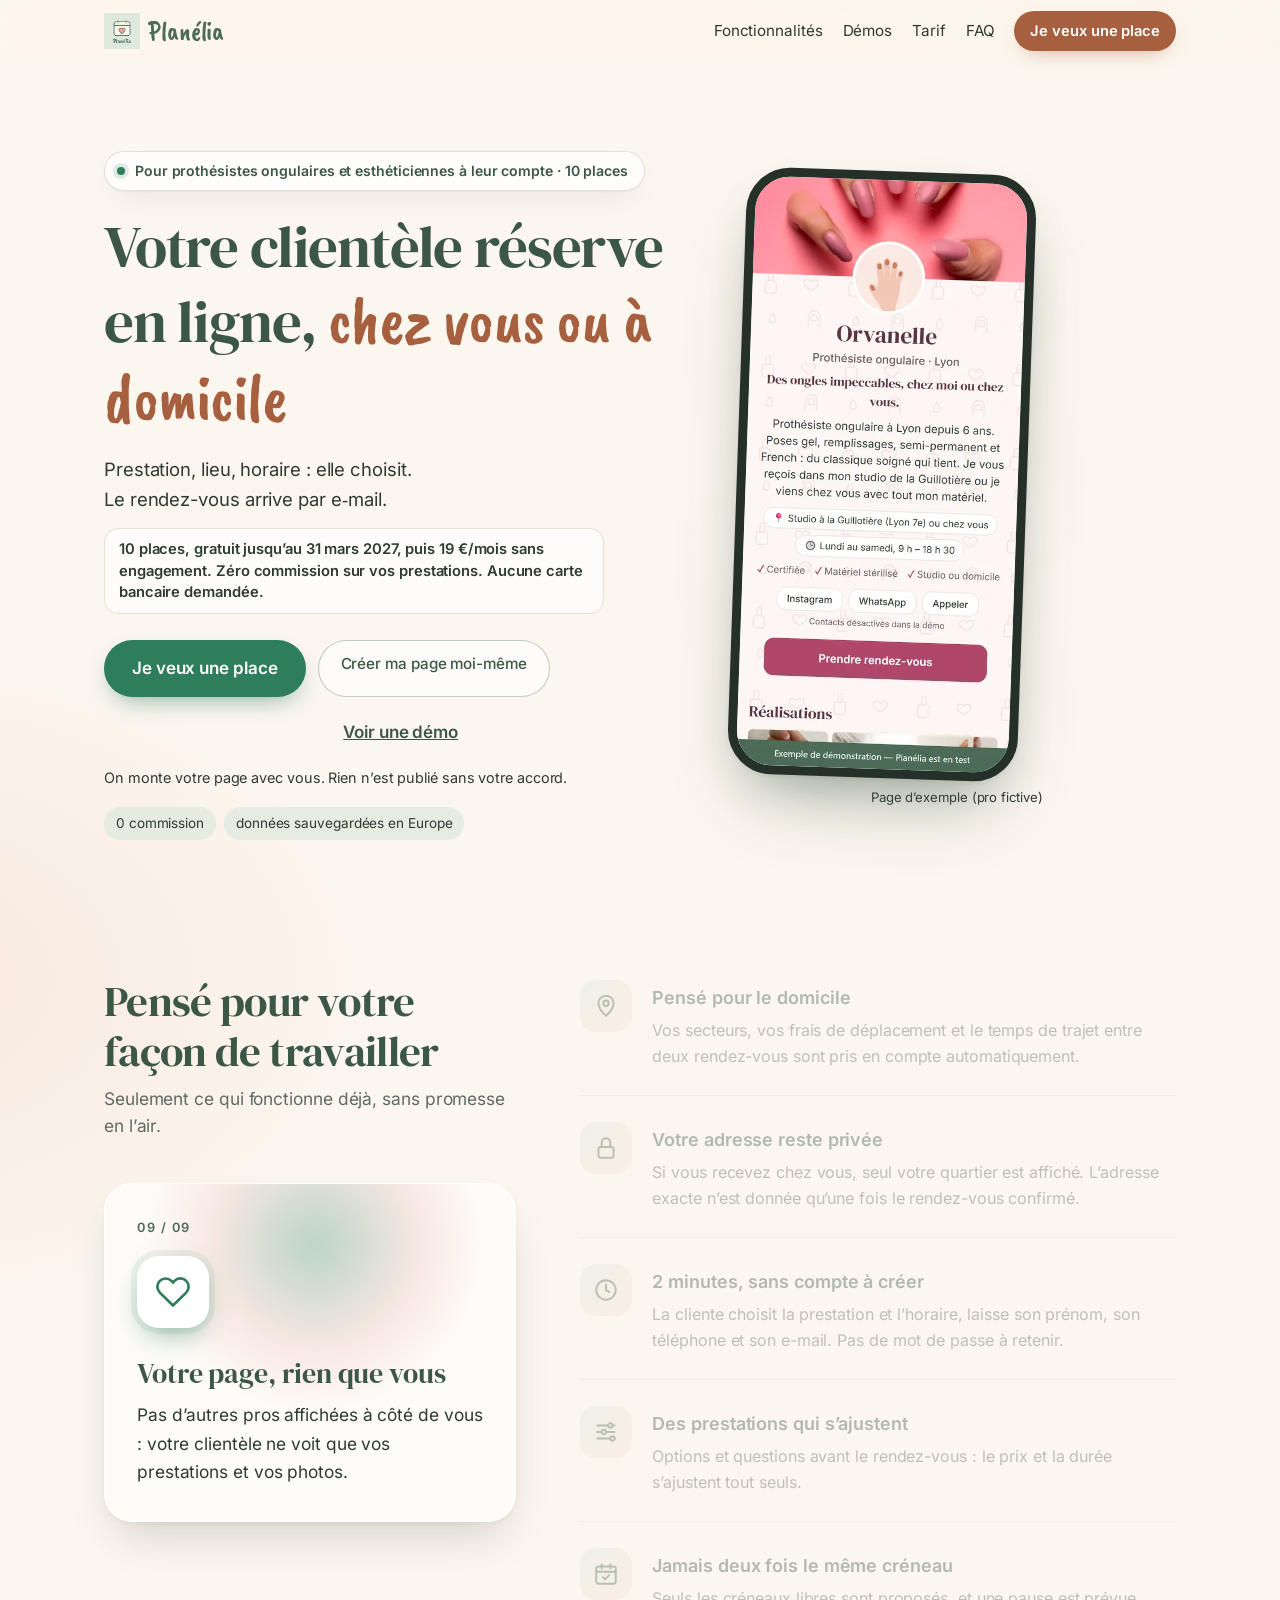
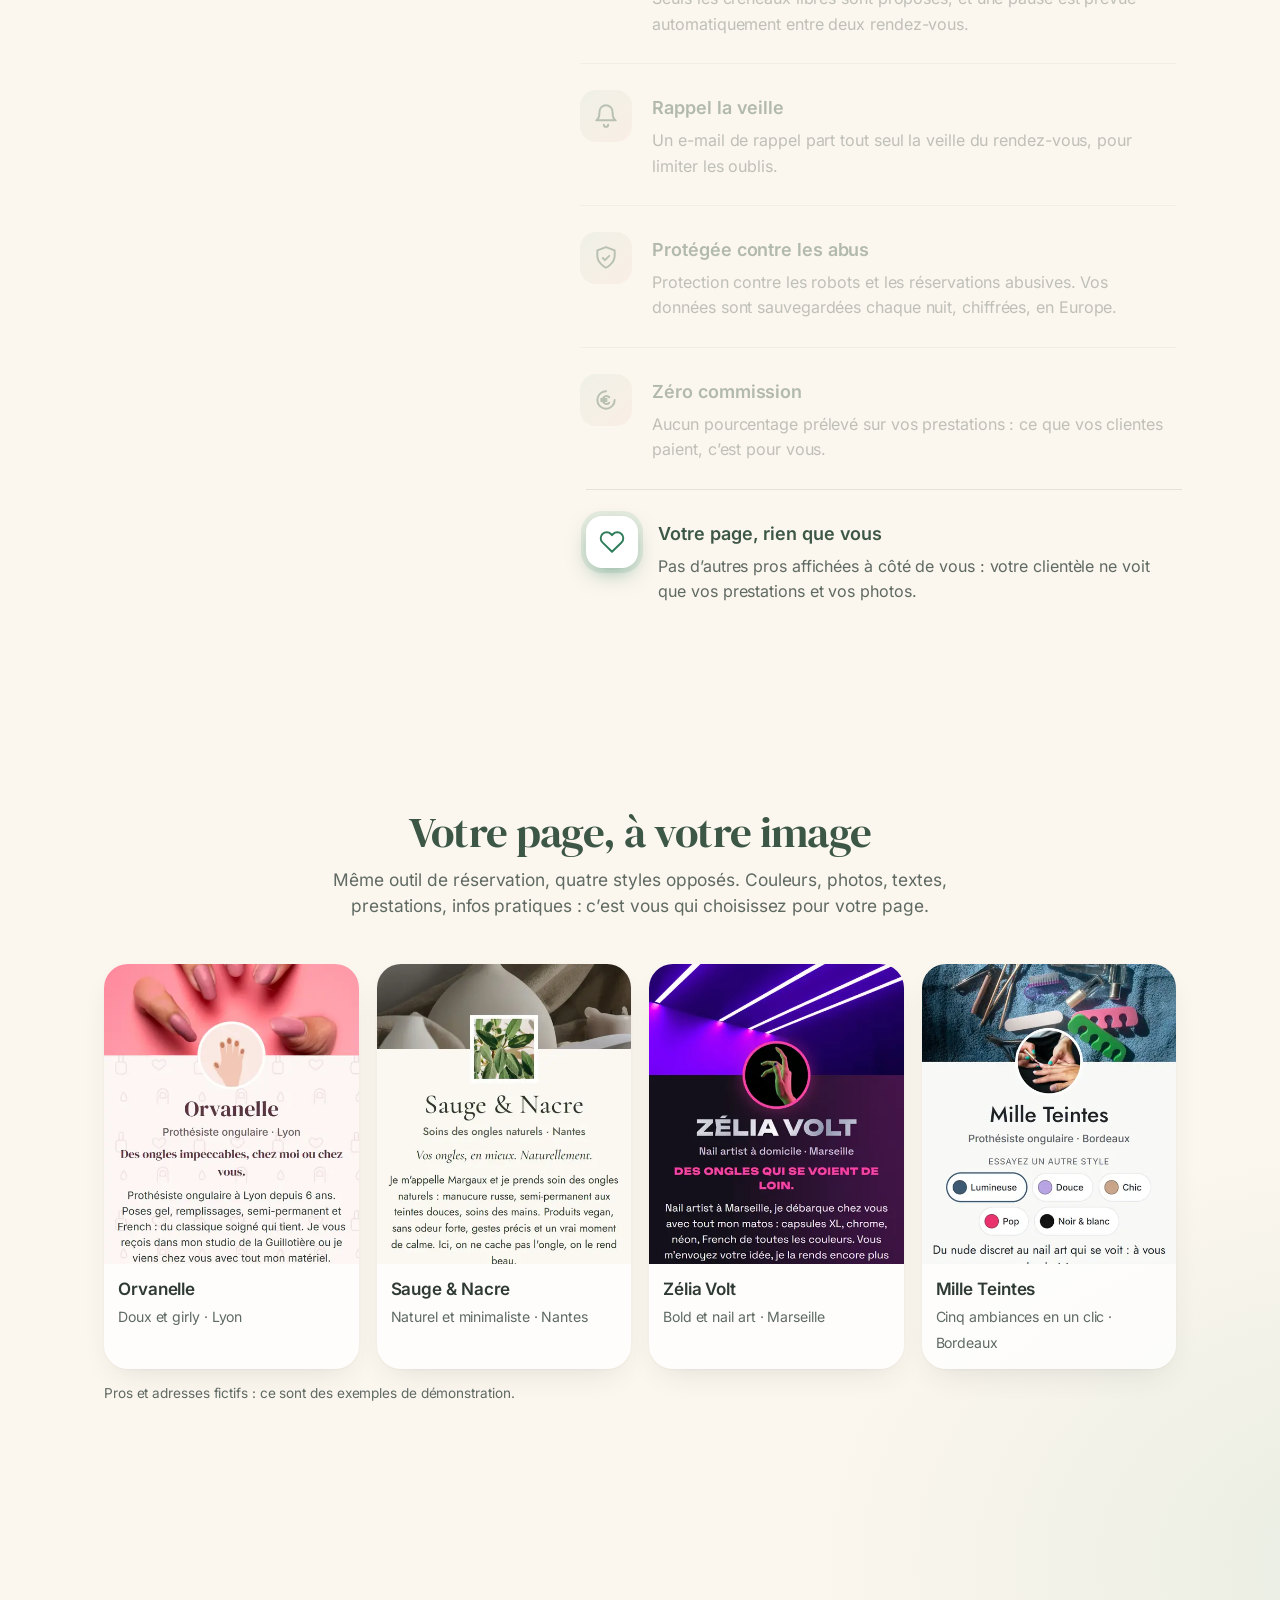
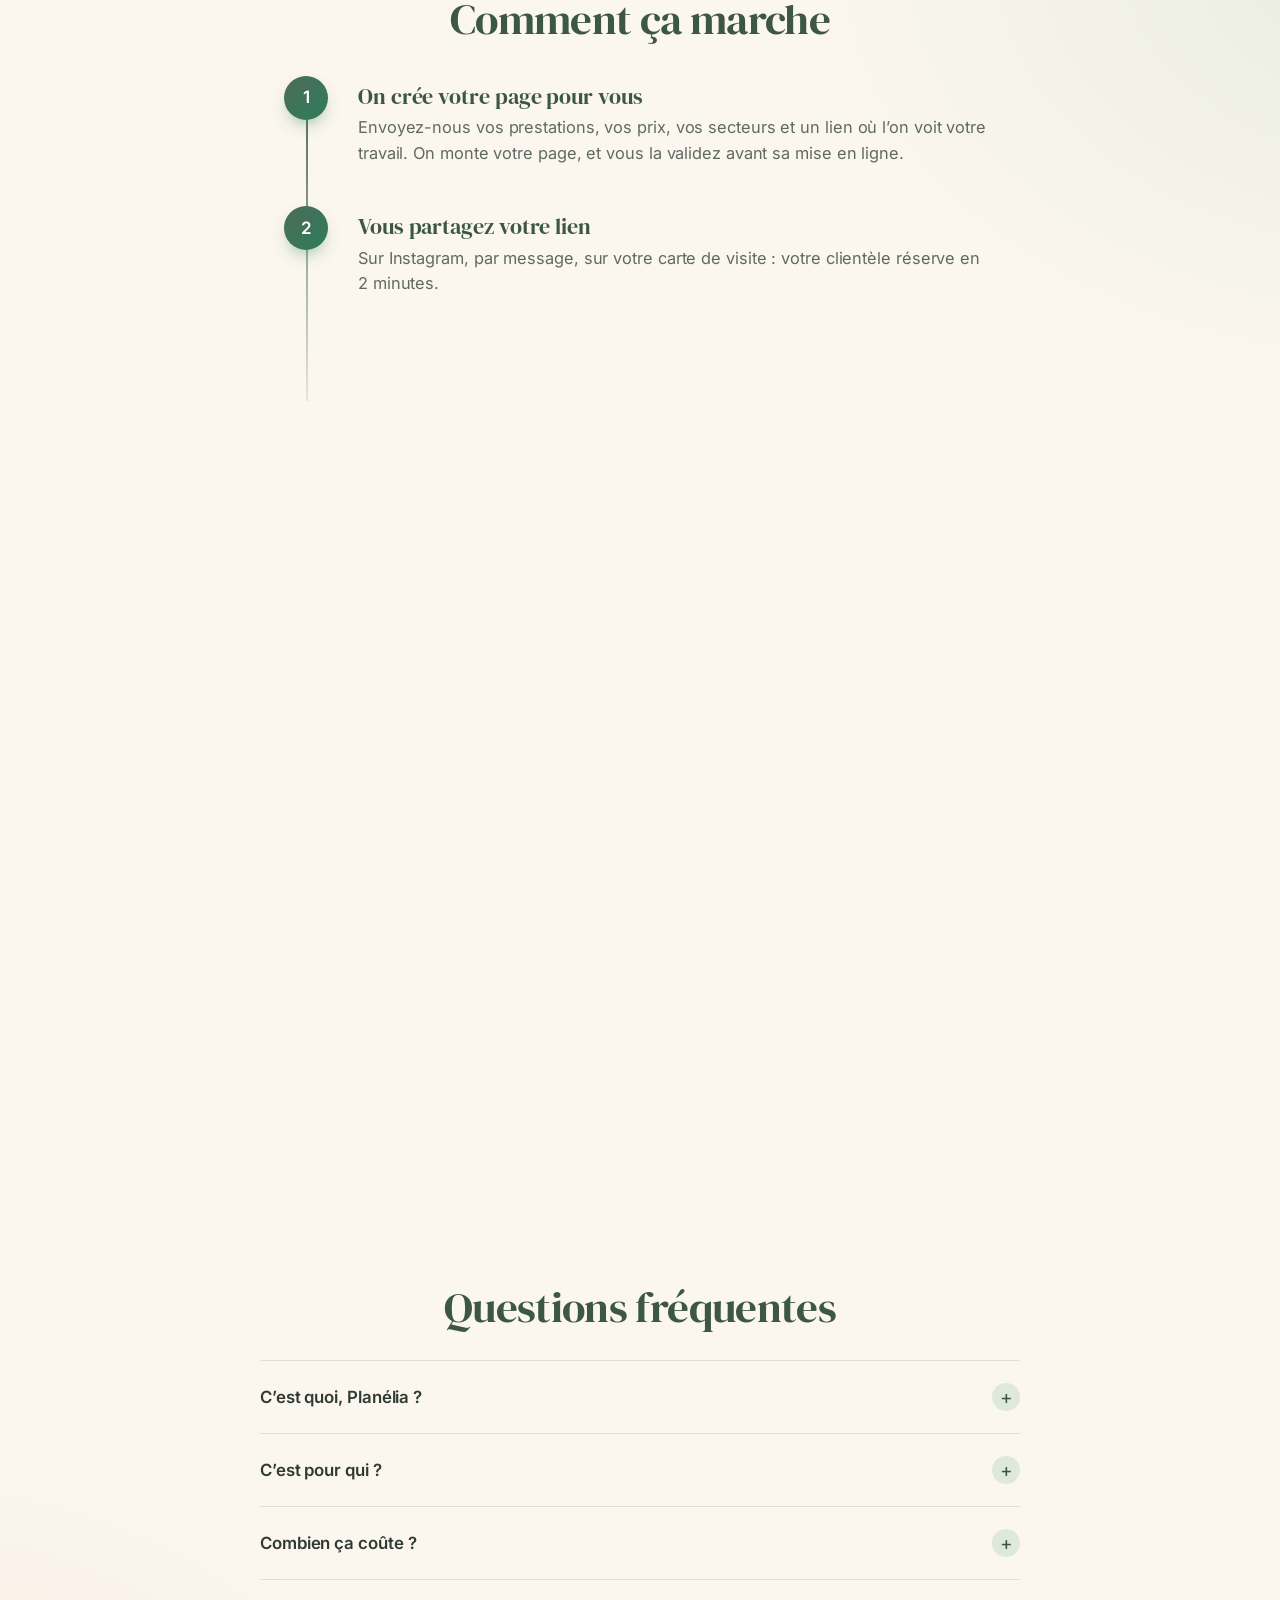
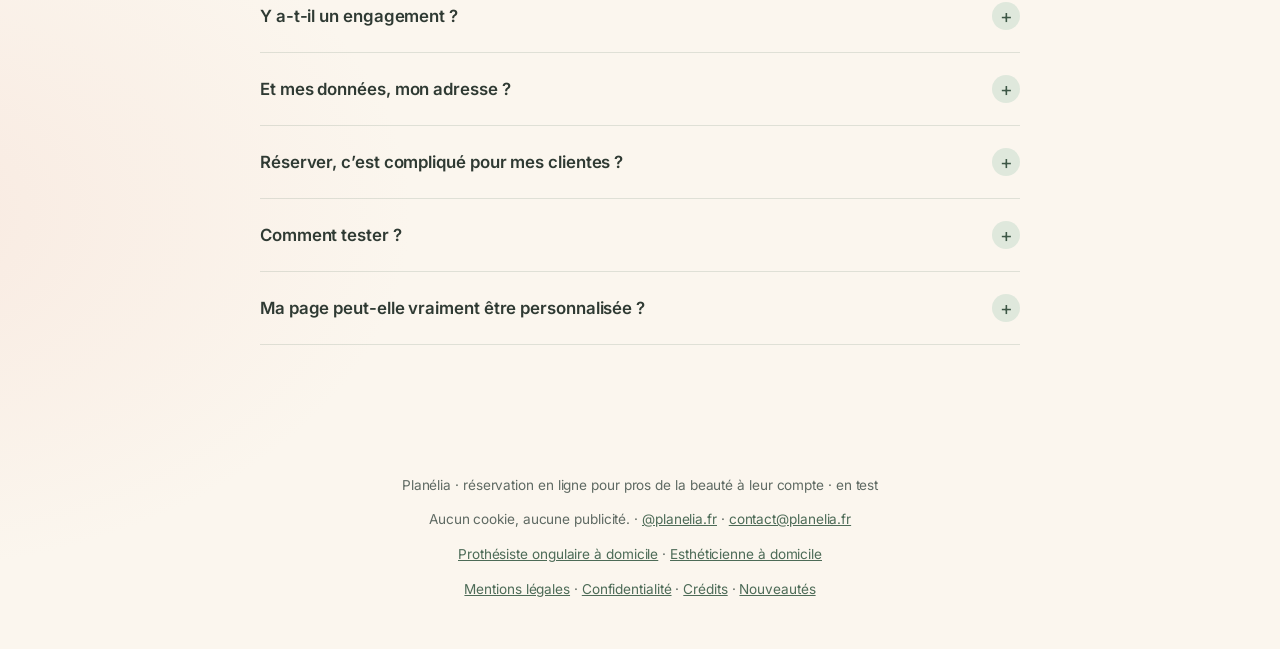
<file: index.html>
<!doctype html>
<html lang="fr">
<head>
<meta charset="utf-8">
<meta http-equiv="Content-Security-Policy" content="default-src 'self'; script-src 'self' https://static.cloudflareinsights.com https://challenges.cloudflare.com; style-src 'self' 'unsafe-inline'; img-src 'self' data:; font-src 'self'; connect-src https://cloudflareinsights.com https://crwlkyzqgnxmjxgacvze.supabase.co; frame-src https://challenges.cloudflare.com; object-src 'none'; base-uri 'none'; form-action 'none'">
<meta name="viewport" content="width=device-width, initial-scale=1">
<title>Planélia — réservation en ligne pour pros de la beauté à leur compte</title>
<meta name="description" content="Planélia, la page de réservation à votre nom pour les pros des ongles et de l’esthétique à leur compte, chez vous ou à domicile. En test : gratuit jusqu’au 31 mars 2027, places limitées.">
<meta property="og:title" content="Planélia — votre clientèle réserve en ligne, sur une page à votre nom">
<meta property="og:description" content="Pour les pros des ongles et de l’esthétique à leur compte, chez vous ou à domicile. En test : gratuit jusqu’au 31 mars 2027, places limitées.">
<link rel="canonical" href="https://planelia.fr/">
<meta property="og:url" content="https://planelia.fr/">
<meta property="og:type" content="website">
<meta property="og:site_name" content="Planélia">
<meta property="og:image" content="https://planelia.fr/og.png">
<meta property="og:image:width" content="1200">
<meta property="og:image:height" content="630">
<meta name="twitter:card" content="summary_large_image">
<link rel="icon" href="logo.png">

<link rel="stylesheet" href="assets/fonts/polices.css">
<script type="application/ld+json">{"@context":"https://schema.org","@type":"Organization","name":"Planélia","url":"https://planelia.fr/","logo":"https://planelia.fr/logo.png","email":"contact@planelia.fr","sameAs":["https://www.instagram.com/planelia.fr/"]}</script>
<style>
:root{--sauge:#4d6b57;--sauge-fonce:#3d5746;--sauge-clair:#dfe8dc;--creme:#fbf6ee;--terra-fonce:#a65f3f;--rose:#e8a596;--texte:#2f3a33;--doux:#5f6a63;--ligne:#e6dfd3}
*{box-sizing:border-box}
html{scroll-behavior:smooth;scroll-padding-top:72px}
body{margin:0;background:var(--creme);color:var(--texte);font:17px/1.55 Inter,system-ui,sans-serif}
a{color:var(--sauge)}
a:focus-visible,summary:focus-visible{outline:3px solid var(--terra-fonce);outline-offset:3px;border-radius:6px}
.large{max-width:1080px;margin:0 auto;padding:0 20px}
h1,h2,h3{font-family:"DM Serif Display",Georgia,serif;font-weight:400;color:var(--sauge-fonce);line-height:1.15;margin:0}
h1{font-size:2.5rem}
h2{font-size:2rem;margin-bottom:10px}
h3{font-size:1.25rem}
.accent{font-family:"Caveat Brush",cursive;color:var(--terra-fonce);font-size:1.15em}
.chapeau{color:var(--doux);margin:0 0 26px;max-width:36em}
section{padding:56px 0}
/* menu */
.menu{position:sticky;top:0;z-index:5;background:rgba(251,246,238,.96);border-bottom:1px solid var(--ligne)}
.menu .large{display:flex;align-items:center;gap:20px;height:62px}
.marque{display:flex;align-items:center;gap:8px;font:400 1.7rem "Caveat Brush",cursive;color:var(--sauge);text-decoration:none;margin-right:auto}
.marque img{width:36px;height:36px}
.menu nav a{color:var(--texte);text-decoration:none;font-size:.95rem}
.menu nav a:hover{color:var(--sauge)}
.menu nav{display:flex;gap:20px}
.btn{display:inline-block;text-align:center;text-decoration:none;font-weight:600;border-radius:12px;padding:14px 22px;background:var(--terra-fonce);color:#fff}
.btn.second{background:#fff;color:var(--sauge-fonce);border:1.5px solid var(--sauge)}
.menu .btn{padding:9px 16px;font-size:.92rem}
/* vert confiance (Renzo 15/10) sur les 2 gros boutons « tester », et respiration sur celui du haut */
.btn.vert{background:#2e7d5b}.btn.vert:hover{background:#256a4c}
@media (prefers-reduced-motion:no-preference){.respire{animation:respire 3.2s ease-in-out infinite}.respire:hover,.respire:focus-visible{animation-play-state:paused}}
@keyframes respire{0%,100%{transform:scale(1);box-shadow:0 0 0 0 rgba(46,125,91,0)}50%{transform:scale(1.035);box-shadow:0 6px 18px 0 rgba(46,125,91,.35)}}
/* haut de page */
.haut{background:var(--sauge-clair);padding:48px 0 56px}
.haut .large{display:grid;grid-template-columns:1.15fr .85fr;gap:40px;align-items:center}
.haut p.sous{font-size:1.1rem;margin:18px 0 0;max-width:30em}
.actions{display:flex;flex-wrap:wrap;gap:12px;margin-top:26px}
.rassure{margin:18px 0 0;font-size:.92rem;color:var(--texte)}
.rassure span+span::before{content:"·";margin:0 8px;color:var(--sauge)}
/* Nélia, la mascotte (14/10) : une seule bulle en haut de l’accueil, au-dessus du titre, jamais sur un bouton ; même bulle que dans l’espace pro. */
.nelia{display:flex;gap:12px;align-items:center;margin:0 0 18px}.nelia-anim{display:inline-block;flex:none;width:72px;height:80px}.titre-nelia .nelia-anim,.tarif .nelia-anim{width:110px;height:122px}@media (max-width:540px){.nelia .nelia-anim{width:56px;height:62px}.titre-nelia .nelia-anim,.tarif .nelia-anim{width:88px;height:98px}}.nelia-anim svg{width:100%;height:100%;overflow:visible}.titre-nelia{display:flex;gap:12px;align-items:center}.tarif .nelia-anim{display:block;margin:16px auto -8px}
.nelia p{position:relative;z-index:0;margin:0;padding:10px 16px;background:linear-gradient(#fffbf5,#f5dacf);color:#24322a;border:2.5px solid #4d6b57;border-radius:26px 34px 30px 20px/22px 28px 34px 26px;font-size:.95rem;line-height:1.4;transform-origin:left center;animation:nelia-pop .2s ease-out}
.nelia p::before{content:"";position:absolute;left:-11px;top:50%;margin-top:-10px;width:18px;height:18px;border:solid #4d6b57;border-width:0 0 2.5px 2.5px;border-radius:0 0 0 6px;background:#fbebe2;transform:rotate(45deg)}
.nelia a{color:#3d5746}
.nelia.mot p::before{display:none} /* 09/11 : mot de Renzo, sans pointe de bulle */
@keyframes nelia-pop{from{opacity:0;transform:scale(.9)}}@media (prefers-reduced-motion:reduce){.nelia p{animation:none}}
.telephone{justify-self:center;width:270px;border:10px solid var(--texte);border-radius:38px;overflow:hidden;background:#fff;box-shadow:0 18px 40px rgba(47,58,51,.22)}
.telephone img{display:block;width:100%;height:auto}
.legende{text-align:center;font-size:.82rem;color:var(--texte);margin-top:10px}
/* galerie */
.galerie{display:grid;grid-template-columns:repeat(4,1fr);gap:18px}
.carte-demo{display:block;text-decoration:none;color:var(--texte);background:#fff;border:1px solid var(--ligne);border-radius:18px;overflow:hidden}
.carte-demo:hover{border-color:var(--sauge)}
.carte-demo .ecran{height:300px;overflow:hidden;border-bottom:1px solid var(--ligne)}
.carte-demo img{display:block;width:100%;height:auto}
.carte-demo div.txt{padding:12px 14px 14px}
.carte-demo b{display:block}
.carte-demo span{font-size:.88rem;color:var(--doux)}
.note{font-size:.85rem;color:var(--doux);margin-top:14px}
/* étapes */
.etapes{display:grid;grid-template-columns:repeat(3,1fr);gap:18px;counter-reset:e;list-style:none;padding:0;margin:0}
.etapes li{background:#fff;border:1px solid var(--ligne);border-radius:18px;padding:22px 20px}
.etapes li::before{counter-increment:e;content:counter(e);display:grid;place-items:center;width:38px;height:38px;border-radius:50%;background:var(--sauge);color:#fff;font-weight:600;margin-bottom:12px}
.etapes p{margin:6px 0 0;color:var(--doux);font-size:.95rem}
/* points forts */
.fond-blanc{background:#fff;border-top:1px solid var(--ligne);border-bottom:1px solid var(--ligne)}
.points{display:grid;grid-template-columns:repeat(3,1fr);gap:26px 30px}
.point svg{width:30px;height:30px;stroke:var(--sauge);fill:none;stroke-width:1.8;stroke-linecap:round;stroke-linejoin:round}
.point b{display:block;margin:8px 0 4px}
.point p{margin:0;color:var(--doux);font-size:.95rem}
/* pionnières + tarif */
.offre{display:grid;grid-template-columns:1.1fr .9fr;gap:28px;align-items:start}
.offre ul{padding-left:20px;margin:14px 0 0}
.offre li{margin:6px 0}
.tarif{background:#fff;border:1px solid var(--ligne);border-radius:20px;padding:26px 24px;box-shadow:0 8px 24px rgba(47,58,51,.08)}
.tarif .gros{font-family:"DM Serif Display",Georgia,serif;font-size:2.4rem;color:var(--sauge-fonce);line-height:1}
.tarif .gros small{font:400 1rem Inter,system-ui,sans-serif;color:var(--doux)}
.tarif ul{list-style:none;padding:0;margin:16px 0 0}
.tarif li{padding:8px 0;border-top:1px solid var(--ligne);font-size:.95rem}
.tarif .btn{display:block;margin-top:18px}
.tarif .petit{font-size:.85rem;color:var(--doux);text-align:center;margin:10px 0 0}
/* FAQ */
.faq{max-width:760px}
details{background:#fff;border:1px solid var(--ligne);border-radius:14px;padding:0 18px;margin-bottom:10px}
summary{cursor:pointer;font-weight:600;padding:16px 0;list-style-position:outside}
details p{margin:0 0 16px;color:var(--texte)}
footer{text-align:center;color:var(--doux);font-size:.85rem;padding:28px 20px 36px;border-top:1px solid var(--ligne)}
footer a{color:var(--sauge)}
@media (max-width:860px){
  .haut .large,.offre{grid-template-columns:1fr}
  .galerie{grid-template-columns:repeat(2,1fr)}
  .points{grid-template-columns:repeat(2,1fr)}
  .etapes{grid-template-columns:1fr}
  /* téléphone : liens du menu sur une 2e ligne */
  html{scroll-padding-top:104px}
  .menu .large{flex-wrap:wrap;height:auto;padding-top:8px;padding-bottom:6px;row-gap:2px}
  .menu nav{order:3;width:100%;justify-content:space-between;gap:12px;overflow-x:auto;padding:4px 0}
}
@media (max-width:540px){
  h1{font-size:2.05rem}
  h2{font-size:1.7rem}
  section{padding:44px 0}
  .haut{padding:32px 0 44px}
  .points{grid-template-columns:1fr}
  .carte-demo .ecran{height:230px}
  .actions .btn{flex:1 1 100%}
  .telephone{width:240px}
}

/* ===== Design 2026 (brouillon 09/11) : une seule page fluide, sans tranches ===== */
:root{--rayon:24px;--ombre:0 1px 2px rgba(47,58,51,.04),0 12px 32px -12px rgba(47,58,51,.14);--ombre-forte:0 2px 4px rgba(47,58,51,.05),0 24px 48px -16px rgba(47,58,51,.22);--verre:rgba(251,246,238,.72)}
body{background:
  radial-gradient(1100px 620px at 85% -6%,rgba(223,232,220,.95),transparent 62%),
  radial-gradient(900px 560px at -12% 18%,rgba(245,218,207,.55),transparent 60%),
  radial-gradient(1000px 700px at 110% 58%,rgba(223,232,220,.7),transparent 60%),
  radial-gradient(900px 600px at -10% 92%,rgba(245,218,207,.45),transparent 60%),
  var(--creme);background-attachment:scroll;-webkit-font-smoothing:antialiased;letter-spacing:-.005em}
section,.haut{background:none!important;border:0!important}
section{padding:clamp(48px,7vw,88px) 0}
.offre h2{text-align:left;margin-left:0}
#faq h2{margin-bottom:28px}
#comment h2{margin-bottom:32px}
.large{max-width:1120px;padding:0 24px}
/* menu en verre */
.menu{background:var(--verre);backdrop-filter:saturate(1.6) blur(14px);-webkit-backdrop-filter:saturate(1.6) blur(14px);border-bottom:1px solid transparent;transition:box-shadow .3s,border-color .3s}
.menu.defile{border-bottom-color:rgba(230,223,211,.8);box-shadow:0 6px 24px -14px rgba(47,58,51,.3)}
.menu nav a{position:relative;padding:4px 0}
.menu nav a::after{content:"";position:absolute;left:0;right:0;bottom:-2px;height:2px;border-radius:2px;background:var(--sauge);transform:scaleX(0);transition:transform .25s}
.menu nav a:hover::after{transform:scaleX(1)}
/* boutons doux */
.btn{border-radius:999px;padding:15px 28px;transition:transform .2s,box-shadow .2s,background .2s;box-shadow:0 8px 20px -10px rgba(166,95,63,.6)}
.btn:hover{transform:translateY(-2px)}
.btn.vert{box-shadow:0 10px 24px -10px rgba(46,125,91,.65)}
.btn.vert:hover{box-shadow:0 14px 30px -10px rgba(46,125,91,.7)}
.btn.second{background:rgba(255,255,255,.7);border:1px solid rgba(77,107,87,.35);box-shadow:none}
.respire{animation:none!important}
/* haut de page */
.haut{padding:clamp(40px,7vw,88px) 0 clamp(24px,4vw,48px)}
h1{font-size:clamp(2.3rem,5.2vw,3.7rem);letter-spacing:-.02em}
h2{font-size:clamp(1.9rem,3.6vw,2.7rem);letter-spacing:-.015em}
.badge{display:inline-flex;align-items:center;gap:10px;margin:0 0 22px;padding:8px 16px 8px 12px;border-radius:999px;background:rgba(255,255,255,.75);border:1px solid rgba(77,107,87,.18);box-shadow:var(--ombre);font-size:.88rem;font-weight:600;color:var(--sauge-fonce)}
.pastille{width:8px;height:8px;border-radius:50%;background:#2e7d5b;box-shadow:0 0 0 4px rgba(46,125,91,.15)}
@media (prefers-reduced-motion:no-preference){.pastille{animation:pouls 2.4s ease-in-out infinite}}
@keyframes pouls{50%{box-shadow:0 0 0 7px rgba(46,125,91,.05)}}
.haut p.sous{font-size:1.15rem;color:var(--texte);line-height:1.6}
.haut p.petit{font-size:.92rem;color:var(--doux);margin:14px 0 0;max-width:34em}
.haut p.petit strong{display:inline-block;color:var(--texte);background:rgba(255,255,255,.7);border:1px solid var(--ligne);border-radius:14px;padding:10px 14px;font-weight:600;line-height:1.45}
.rassure{display:flex;flex-wrap:wrap;gap:8px}
.rassure span{padding:6px 12px;border-radius:999px;background:rgba(223,232,220,.7);font-size:.85rem}
.rassure span+span::before{content:none}
.btn.discret{padding:11px 22px;font-size:.95rem;font-weight:500}
.lien-demo{flex:1 1 100%;text-align:center;padding:10px;min-height:44px;color:var(--sauge-fonce);font-weight:600;text-decoration:underline}
.apres{margin:12px 0 0;font-size:.9rem;color:var(--texte)}
.telephone{width:290px;border:9px solid #253029;border-radius:44px;box-shadow:var(--ombre-forte),0 40px 80px -30px rgba(77,107,87,.45);transform:rotate(2deg)}
@media (prefers-reduced-motion:no-preference){.telephone{animation:flotte 7s ease-in-out infinite}}
@keyframes flotte{50%{transform:rotate(2deg) translateY(-10px)}}
/* titres de section centrés */
section h2,section .chapeau{text-align:center;margin-left:auto;margin-right:auto}
.chapeau{font-size:1.08rem;margin-bottom:44px}
/* cartes */
.point,.etapes li,.carte-demo,details,.tarif{background:rgba(255,255,255,.78);border:1px solid rgba(230,223,211,.7);border-radius:var(--rayon);box-shadow:var(--ombre)}
.points{gap:18px}
.point{padding:26px 24px;transition:transform .25s,box-shadow .25s}
.point:hover,.carte-demo:hover{transform:translateY(-4px);box-shadow:var(--ombre-forte)}
.point svg{width:46px;height:46px;padding:11px;border-radius:14px;background:var(--sauge-clair)}
.point b{font-size:1.05rem;margin-top:14px}
.carte-demo{transition:transform .25s,box-shadow .25s}
.carte-demo .ecran{border:0}
.etapes{gap:20px;position:relative}
.etapes li{padding:30px 26px}
.etapes li::before{width:44px;height:44px;background:linear-gradient(135deg,#4d6b57,#2e7d5b);box-shadow:0 8px 18px -8px rgba(46,125,91,.7)}
/* offre */
.offre{align-items:center;gap:48px}
.tarif{padding:34px 30px;box-shadow:var(--ombre-forte);position:relative}
.tarif::before{content:"";position:absolute;inset:-1px;border-radius:inherit;padding:1px;background:linear-gradient(135deg,rgba(46,125,91,.55),rgba(232,165,150,.55));-webkit-mask:linear-gradient(#000 0 0) content-box,linear-gradient(#000 0 0);-webkit-mask-composite:xor;mask-composite:exclude;pointer-events:none}
.tarif li{border-top-color:rgba(230,223,211,.7)}
/* FAQ */
.faq{margin:0 auto}
details{padding:0 22px;margin-bottom:12px;transition:box-shadow .25s}
details[open]{box-shadow:var(--ombre-forte)}
summary{list-style:none;display:flex;justify-content:space-between;align-items:center;gap:16px}
summary::-webkit-details-marker{display:none}
summary::after{content:"+";flex:none;display:grid;place-items:center;width:28px;height:28px;border-radius:50%;background:var(--sauge-clair);color:var(--sauge-fonce);font-weight:400;font-size:1.2rem;transition:transform .25s}
details[open] summary::after{transform:rotate(45deg)}
footer{border-top:0}
/* apparition douce au défilement (sans JS : tout reste visible) */
@media (prefers-reduced-motion:no-preference){
  .js .apparait{opacity:0;transform:translateY(22px);transition:opacity .7s cubic-bezier(.2,.7,.2,1),transform .7s cubic-bezier(.2,.7,.2,1)}
  .js .apparait.vu{opacity:1;transform:none}
}
@media (max-width:540px){.telephone{width:250px}.badge{font-size:.8rem}.points{gap:12px}.point{display:grid;grid-template-columns:46px 1fr;column-gap:14px;padding:18px 18px}.point svg{grid-row:span 2}.point b{margin:2px 0 4px}}

/* ===== v2 (09/11 soir) : plus de cadres sous le haut de page ===== */
/* atouts : titre fixe à gauche, liste aérée à droite */
#fonctionnalites .large{display:grid;grid-template-columns:.9fr 1.3fr;gap:64px;align-items:start}
#fonctionnalites .colle{position:sticky;top:120px}
#fonctionnalites .colle h2,#fonctionnalites .colle .chapeau{text-align:left;margin-left:0}
.points{display:block}
.point{display:grid;grid-template-columns:52px 1fr;column-gap:20px;background:none!important;border:0!important;box-shadow:none!important;border-radius:0;padding:26px 0;border-top:1px solid rgba(77,107,87,.14)!important}
.point:first-child{border-top:0!important;padding-top:4px}
.point:hover{transform:none}
.point svg{grid-row:span 2;width:52px;height:52px;padding:13px;border-radius:16px;background:linear-gradient(135deg,rgba(223,232,220,1),rgba(245,218,207,.7))}
.point b{margin:4px 0 6px;font-size:1.12rem;color:var(--sauge-fonce)}
.point p{font-size:1rem;line-height:1.6}
/* comment ça marche : ligne de temps */
#comment .large{max-width:760px}
.etapes{display:block;position:relative;padding-left:0}
.etapes::before{content:"";position:absolute;left:22px;top:22px;bottom:40px;width:2px;background:linear-gradient(#4d6b57,rgba(77,107,87,.12))}
.etapes li{position:relative;background:none!important;border:0!important;box-shadow:none!important;padding:0 0 40px 74px}
.etapes li::before{position:absolute;left:0;top:0;margin:0}
.etapes h3{font-size:1.4rem;padding-top:8px}
.etapes p{font-size:1.02rem}
/* FAQ : de simples lignes */
details{background:none!important;border:0!important;box-shadow:none!important;border-radius:0;padding:0;margin:0;border-bottom:1px solid rgba(77,107,87,.16)!important}
details:first-of-type{border-top:1px solid rgba(77,107,87,.16)!important}
summary{padding:22px 0;font-size:1.05rem}
details p{padding-right:44px}
/* démos : cartes plus légères */
.carte-demo{border:0!important}
@media (max-width:860px){
  #fonctionnalites .large{grid-template-columns:1fr;gap:20px}
  #fonctionnalites .colle{position:static}
  #fonctionnalites .colle h2,#fonctionnalites .colle .chapeau{text-align:center;margin-left:auto}
  /* démos : carrousel au doigt */
  .galerie{display:flex;overflow-x:auto;scroll-snap-type:x mandatory;gap:14px;margin:0 -24px;padding:6px 24px 18px;scrollbar-width:none}
  .galerie::-webkit-scrollbar{display:none}
  .carte-demo{flex:0 0 72%;scroll-snap-align:center}
}
@media (max-width:540px){
  .point{grid-template-columns:44px 1fr;column-gap:14px;padding:20px 0}
  .point svg{width:44px;height:44px;padding:11px}
  .etapes li{padding-left:64px}
}

/* ===== v3 : vitrine lumineuse à gauche, synchronisée avec la liste ===== */
.vitrine{display:none}
@media (min-width:861px){
  .js .vitrine{display:block;position:relative;margin-top:28px;min-height:300px;padding:34px 32px;border-radius:28px;background:rgba(255,255,255,.62);border:1px solid rgba(255,255,255,.9);box-shadow:var(--ombre-forte);overflow:hidden;isolation:isolate}
  .vitrine .halo{position:absolute;z-index:-1;width:340px;height:340px;left:-80px;top:-110px;border-radius:50%;background:radial-gradient(circle,rgba(46,125,91,.32),rgba(232,165,150,.22) 45%,transparent 70%);filter:blur(10px);transition:transform 1s cubic-bezier(.2,.7,.2,1)}
  .vitrine .contenu{transition:opacity .35s,transform .35s}
  .vitrine.change .contenu{opacity:0;transform:translateY(10px)}
  .vitrine .num{display:block;font-size:.8rem;font-weight:600;letter-spacing:.12em;color:var(--sauge);margin-bottom:18px}
  .vitrine .ico svg{width:72px;height:72px;padding:18px;border-radius:22px;background:#fff;stroke:#2e7d5b;fill:none;stroke-width:1.8;stroke-linecap:round;stroke-linejoin:round;box-shadow:0 0 0 6px rgba(46,125,91,.08),0 12px 30px -8px rgba(46,125,91,.55)}
  .vitrine b{display:block;font:400 1.75rem/1.2 "DM Serif Display",Georgia,serif;color:var(--sauge-fonce);margin:22px 0 10px}
  .vitrine p{margin:0;font-size:1.08rem;line-height:1.65;color:var(--texte)}
  /* liste : le point lu s'allume, les autres s'effacent */
  .js .point{opacity:.38;transition:opacity .4s,transform .4s}
  .js .point.actif{opacity:1;transform:translateX(6px)}
}
.point svg{transition:box-shadow .4s,background .4s}
.js .point.actif svg{background:#fff;stroke:#2e7d5b;box-shadow:0 0 0 5px rgba(46,125,91,.1),0 8px 22px -6px rgba(46,125,91,.6)}
@media (max-width:860px){.js .point{transition:opacity .4s}.js .point:not(.actif){opacity:.55}}
@media (prefers-reduced-motion:reduce){.vitrine .contenu,.vitrine .halo,.js .point{transition:none}}
@media (min-width:861px){.js .point.apparait.vu:not(.actif){opacity:.38}.js .point.apparait.vu.actif{transform:translateX(6px)}}
@media (max-width:860px){.js .point.apparait.vu:not(.actif){opacity:.55}}
/* ===== v4 « nuage » (09/11 soir) : tout glisse en douceur ===== */
:root{--glisse:cubic-bezier(.22,1,.36,1)}
@media (prefers-reduced-motion:no-preference){
  .js .apparait{filter:blur(6px);transition:opacity 1.1s var(--glisse),transform 1.1s var(--glisse),filter 1.1s var(--glisse)}
  .js .apparait.vu{filter:none}
  .btn{transition:transform .6s var(--glisse),box-shadow .6s var(--glisse),background .4s}
  .btn:hover{transform:translateY(-3px);box-shadow:0 18px 34px -14px rgba(166,95,63,.55)}
  .carte-demo{transition:transform .7s var(--glisse),box-shadow .7s var(--glisse)}
  .menu nav a::after{transition:transform .5s var(--glisse)}
}
.faq .corps{overflow:hidden}
summary{border-radius:12px;transition:color .4s var(--glisse),padding .5s var(--glisse)}
@media (hover:hover){summary:hover{color:var(--sauge-fonce);padding-left:6px}}
summary::after{transition:transform .6s var(--glisse),background .4s}
details[open] summary::after{background:var(--sauge);color:#fff}
/* ===== Formulaire « Je veux une place » (09/11) : feuille qui glisse ===== */
#place{border:0;padding:34px 30px 26px;width:min(520px,calc(100% - 24px));max-height:calc(100dvh - 40px);overflow:auto;border-radius:28px;
  background:rgba(251,246,238,.97);color:var(--texte);box-shadow:0 30px 80px -20px rgba(47,58,51,.45)}
#place::backdrop{background:rgba(47,58,51,.28);backdrop-filter:blur(6px);-webkit-backdrop-filter:blur(6px)}
#place[open]{animation:place-entre .6s var(--glisse)}
#place[open]::backdrop{animation:place-voile .5s ease}
#place.ferme{animation:place-sort .38s ease forwards}
#place.ferme::backdrop{animation:place-voile .38s ease reverse forwards}
@keyframes place-entre{from{opacity:0;transform:translateY(40px) scale(.98);filter:blur(4px)}}
@keyframes place-sort{to{opacity:0;transform:translateY(30px);filter:blur(4px)}}
@keyframes place-voile{from{opacity:0}}
#place h2{margin:0 0 6px}
#place .chapo{margin:0 0 18px;color:var(--doux)}
#place label{display:block;font-weight:600;font-size:.95rem;margin:0 0 14px}
#place label span{font-weight:400;color:var(--doux)}
#place input,#place textarea{display:block;width:100%;box-sizing:border-box;margin-top:6px;padding:13px 16px;font:inherit;font-weight:400;color:var(--texte);
  background:#fff;border:1px solid rgba(77,107,87,.22);border-radius:14px;transition:border-color .4s var(--glisse),box-shadow .4s var(--glisse)}
#place textarea{resize:vertical;min-height:96px}
#place input:focus,#place textarea:focus{outline:0;border-color:var(--sauge);box-shadow:0 0 0 4px rgba(77,107,87,.14)}
#place .piege{position:absolute;left:-9999px;width:1px;height:1px;overflow:hidden}
#place .btn{width:100%;border:0;cursor:pointer;font:inherit;font-weight:600;margin-top:4px}
#place .btn:disabled{opacity:.6;cursor:wait}
#place .etat:empty{display:none}
#place .etat{margin:0 0 12px;padding:12px 14px;border-radius:12px;background:#fbe9e3;color:#7a3b25;font-size:.95rem}
#place .petit{margin:14px 0 0;font-size:.82rem;color:var(--doux)}
#place .fermer{position:absolute;top:14px;right:14px;width:38px;height:38px;border:0;border-radius:50%;background:var(--sauge-clair);color:var(--sauge-fonce);
  font-size:1.5rem;line-height:1;cursor:pointer;transition:transform .5s var(--glisse)}
#place .fermer:hover{transform:rotate(90deg)}
#place .merci{display:none;text-align:center;padding:30px 6px 16px}
#place.envoye form{display:none}
#place.envoye .merci{display:block;animation:place-entre .7s var(--glisse)}
#place .ok{width:64px;height:64px;margin:0 auto 14px;display:grid;place-items:center;border-radius:50%;background:var(--sauge);color:#fff;font-size:1.8rem}
@media (max-width:540px){#place{margin:auto auto 0;width:100%;max-width:100%;border-radius:28px 28px 0 0;padding:30px 20px 24px;max-height:92dvh}
  @keyframes place-entre{from{transform:translateY(100%)}}
  @keyframes place-sort{to{transform:translateY(100%)}}}
@media (prefers-reduced-motion:reduce){#place[open],#place.ferme,#place[open]::backdrop,#place.envoye .merci{animation:none}}
#place .aide{display:block;margin:-8px 0 14px;font-weight:400;font-size:.88rem;color:#8a4a2f}
#place .aide:empty{display:none}
#place .indice{display:block;margin:-8px 0 14px;font-weight:400;font-size:.88rem;color:var(--doux)}
#place [aria-invalid=true]{border-color:#c98a6e}
/* Zones de clic d'au moins 44 px au doigt (10/11) : marges invisibles, le dessin ne bouge pas */
@media (max-width:860px){
  .marque,.menu .btn{min-height:44px;box-sizing:border-box}
  .menu .btn{display:inline-flex;align-items:center}
  .menu nav a{display:inline-flex;align-items:center;min-height:44px;padding:0;margin:-4px 0}
  .menu nav a::after{bottom:10px}   /* soulignement au même endroit sous le texte */
  .haut p.petit a,footer a,#place .petit a{padding:14px 0}
  #place .fermer{width:44px;height:44px}
}
/* Reflet sur « Je veux une place » (Renzo 11/11) : CSS seul, rien si mouvement réduit, aucun décalage (transform sur un calque sous le texte) */
.brille{position:relative;overflow:hidden;isolation:isolate}
@media (prefers-reduced-motion:no-preference){.brille::after{content:"";position:absolute;inset:0;z-index:-1;pointer-events:none;background:linear-gradient(105deg,transparent 30%,rgba(255,255,255,.38) 50%,transparent 70%);transform:translateX(-130%);animation:brille 3.6s ease-in-out 1s infinite}}
@keyframes brille{0%{transform:translateX(-130%)}30%,100%{transform:translateX(130%)}}
</style>
</head>
<body>
<header class="menu">
  <div class="large">
    <a class="marque" href="https://planelia.fr/"><img src="logo.png" alt="" width="36" height="36">Planélia</a>
    <nav aria-label="Menu principal"><a href="#fonctionnalites">Fonctionnalités</a><a href="#demos">Démos</a><a href="#tarif">Tarif</a><a href="#faq">FAQ</a></nav>
    <a class="btn brille" href="mailto:contact@planelia.fr?subject=Je%20veux%20une%20place%20sur%20Plan%C3%A9lia&amp;body=Bonjour%2C%0A%0AMes%20prestations%20et%20mes%20prix%20%3A%0A%0AMa%20ville%20et%20mes%20secteurs%20%3A%0A%0AUn%20lien%20o%C3%B9%20l%E2%80%99on%20voit%20mon%20travail%20%3A%0A%0AMerci%20!">Je veux une place</a>
  </div>
</header>

<div class="haut">
  <div class="large">
    <div>
      <p class="badge"><span class="pastille" aria-hidden="true"></span>Pour prothésistes ongulaires et esthéticiennes à leur compte · 10 places</p>
      <h1>Votre clientèle réserve en ligne, <span class="accent">chez vous ou à domicile</span></h1>
      <p class="sous">Prestation, lieu, horaire : elle choisit.<br>Le rendez-vous arrive par e‑mail.</p>
      <p class="petit"><strong>10 places, gratuit jusqu’au 31 mars 2027, puis 19&nbsp;€/mois sans engagement. Zéro commission sur vos prestations. Aucune carte bancaire demandée.</strong></p>
      <div class="actions">
        <a class="btn vert respire brille" href="mailto:contact@planelia.fr?subject=Je%20veux%20une%20place%20sur%20Plan%C3%A9lia&amp;body=Bonjour%2C%0A%0AMes%20prestations%20et%20mes%20prix%20%3A%0A%0AMa%20ville%20et%20mes%20secteurs%20%3A%0A%0AUn%20lien%20o%C3%B9%20l%E2%80%99on%20voit%20mon%20travail%20%3A%0A%0AMerci%20!">Je veux une place</a>
        <a class="btn second discret" href="https://rdv.planelia.fr/pro/?creer" rel="noopener">Créer ma page moi-même</a>
        <a class="lien-demo" href="demo/index.html">Voir une démo</a>
      </div>
      <p class="apres">On monte votre page avec vous. Rien n’est publié sans votre accord.</p>
      <p class="rassure"><span>0 commission</span><span>données sauvegardées en Europe</span></p>
    </div>
    <div>
      <div class="telephone"><img src="assets/apercus/lea.webp" width="480" height="1039" alt="Exemple de page de réservation Planélia : Orvanelle, prothésiste ongulaire fictive à Lyon"></div>
      <p class="legende">Page d’exemple (pro fictive)</p>
    </div>
  </div>
</div>

<main>
  <section id="fonctionnalites">
    <div class="large">
      <div class="colle"><h2>Pensé pour votre façon de travailler</h2>
      <p class="chapeau">Seulement ce qui fonctionne déjà, sans promesse en l’air.</p>
      <div class="vitrine" aria-hidden="true"><div class="halo"></div><div class="contenu"><span class="num">01 / 09</span><div class="ico"></div><b></b><p></p></div></div></div>
      <div class="points">
        <div class="point"><svg viewBox="0 0 24 24" aria-hidden="true"><path d="M12 21s-7-6.1-7-11.5a7 7 0 0 1 14 0C19 14.9 12 21 12 21z"/><circle cx="12" cy="9.5" r="2.5"/></svg><b>Pensé pour le domicile</b><p>Vos secteurs, vos frais de déplacement et le temps de trajet entre deux rendez-vous sont pris en compte automatiquement.</p></div>
        <div class="point"><svg viewBox="0 0 24 24" aria-hidden="true"><rect x="5" y="11" width="14" height="10" rx="2"/><path d="M8 11V7a4 4 0 0 1 8 0v4"/></svg><b>Votre adresse reste privée</b><p>Si vous recevez chez vous, seul votre quartier est affiché. L’adresse exacte n’est donnée qu’une fois le rendez-vous confirmé.</p></div>
        <div class="point"><svg viewBox="0 0 24 24" aria-hidden="true"><circle cx="12" cy="12" r="9"/><path d="M12 7v5l3 2"/></svg><b>2 minutes, sans compte à créer</b><p>La cliente choisit la prestation et l’horaire, laisse son prénom, son téléphone et son e-mail. Pas de mot de passe à retenir.</p></div>
        <div class="point"><svg viewBox="0 0 24 24" aria-hidden="true"><path d="M4 6h10M18 6h2M4 12h4M12 12h8M4 18h12M20 18h0"/><circle cx="16" cy="6" r="2"/><circle cx="10" cy="12" r="2"/><circle cx="18" cy="18" r="2"/></svg><b>Des prestations qui s’ajustent</b><p>Options et questions avant le rendez-vous : le prix et la durée s’ajustent tout seuls.</p></div>
        <div class="point"><svg viewBox="0 0 24 24" aria-hidden="true"><rect x="3" y="5" width="18" height="16" rx="2"/><path d="M3 10h18M8 3v4M16 3v4M9 15l2 2 4-4"/></svg><b>Jamais deux fois le même créneau</b><p>Seuls les créneaux libres sont proposés, et une pause est prévue automatiquement entre deux rendez-vous.</p></div>
        <div class="point"><svg viewBox="0 0 24 24" aria-hidden="true"><path d="M6 8a6 6 0 0 1 12 0c0 7 3 8 3 8H3s3-1 3-8"/><path d="M10 20a2 2 0 0 0 4 0"/></svg><b>Rappel la veille</b><p>Un e-mail de rappel part tout seul la veille du rendez-vous, pour limiter les oublis.</p></div>
        <div class="point"><svg viewBox="0 0 24 24" aria-hidden="true"><path d="M12 21s-8-4-8-11V5l8-3 8 3v5c0 7-8 11-8 11z"/><path d="M9 12l2 2 4-4"/></svg><b>Protégée contre les abus</b><p>Protection contre les robots et les réservations abusives. Vos données sont sauvegardées chaque nuit, chiffrées, en Europe.</p></div>
        <div class="point"><svg viewBox="0 0 24 24" aria-hidden="true"><path d="M20 12a8 8 0 1 1-8-8"/><path d="M15 9.5A3.5 3.5 0 0 0 9 12a3.5 3.5 0 0 0 6 2.5M7.5 11h5M7.5 13h5"/></svg><b>Zéro commission</b><p>Aucun pourcentage prélevé sur vos prestations : ce que vos clientes paient, c’est pour vous.</p></div>
        <div class="point"><svg viewBox="0 0 24 24" aria-hidden="true"><path d="M20.8 4.6a5.5 5.5 0 0 0-7.8 0L12 5.7l-1-1.1a5.5 5.5 0 0 0-7.8 7.8L12 21l8.8-8.6a5.5 5.5 0 0 0 0-7.8z"/></svg><b>Votre page, rien que vous</b><p>Pas d’autres pros affichées à côté de vous : votre clientèle ne voit que vos prestations et vos photos.</p></div>
      </div>
    </div>
  </section>

  <section id="demos">
    <div class="large">
      <h2>Votre page, à votre image</h2>
      <p class="chapeau">Même outil de réservation, quatre styles opposés. Couleurs, photos, textes, prestations, infos pratiques : c’est vous qui choisissez pour votre page.</p>
      <div class="galerie">
        <a class="carte-demo" href="demo/lea/index.html"><div class="ecran"><img src="assets/apercus/lea.webp" width="480" height="1039" loading="lazy" alt="Page d’exemple Orvanelle, style doux et girly"></div><div class="txt"><b>Orvanelle</b><span>Doux et girly · Lyon</span></div></a>
        <a class="carte-demo" href="demo/olive/index.html"><div class="ecran"><img src="assets/apercus/olive.webp" width="480" height="1039" loading="lazy" alt="Page d’exemple Sauge &amp; Nacre, style naturel et minimaliste"></div><div class="txt"><b>Sauge &amp; Nacre</b><span>Naturel et minimaliste · Nantes</span></div></a>
        <a class="carte-demo" href="demo/zelia/index.html"><div class="ecran"><img src="assets/apercus/zelia.webp" width="480" height="1039" loading="lazy" alt="Page d’exemple Zélia Volt, style audacieux et nail art"></div><div class="txt"><b>Zélia Volt</b><span>Bold et nail art · Marseille</span></div></a>
        <a class="carte-demo" href="demo/polyvalente/index.html"><div class="ecran"><img src="assets/apercus/polyvalente.webp" width="480" height="1039" loading="lazy" alt="Page d’exemple Mille Teintes, cinq ambiances au choix"></div><div class="txt"><b>Mille Teintes</b><span>Cinq ambiances en un clic · Bordeaux</span></div></a>
      </div>
      <p class="note">Pros et adresses fictifs : ce sont des exemples de démonstration.</p>
    </div>
  </section>

  <section class="fond-blanc" id="comment">
    <div class="large">
      <h2>Comment ça marche</h2>
      <ol class="etapes">
        <li><h3>On crée votre page pour vous</h3><p>Envoyez-nous vos prestations, vos prix, vos secteurs et un lien où l’on voit votre travail. On monte votre page, et vous la validez avant sa mise en ligne.</p></li>
        <li><h3>Vous partagez votre lien</h3><p>Sur Instagram, par message, sur votre carte de visite : votre clientèle réserve en 2&nbsp;minutes.</p></li>
        <li><h3>Vous recevez chaque rendez-vous par e-mail</h3><p>La cliente a confirmé par e-mail, et un rappel lui part tout seul la veille.</p></li>
      </ol>
    </div>
  </section>


  <section id="tarif" class="fond-blanc">
    <div class="large offre">
      <div>
        <h2>Programme pionnières : places limitées</h2>
        <p>Planélia est en test. Nous ouvrons un nombre limité de places à des pros qui l’utilisent pendant le test et nous aident à l’améliorer avec leurs retours.</p>
        <ul>
          <li>Votre page montée pour vous, à votre image</li>
          <li>Vos retours orientent les prochaines fonctions</li>
        </ul>
        <p class="note">Places complètes&nbsp;? Écrivez-nous, on vous prévient. Une question avant de vous lancer ? Écrivez-nous sur <a href="https://www.instagram.com/planelia.fr/" rel="noopener">Instagram</a> ou à <a href="mailto:contact@planelia.fr">contact@planelia.fr</a>.</p>
      </div>
      <div class="tarif">
        <p class="gros" style="margin:0">0&nbsp;€ <small>jusqu’au 31 mars 2027</small></p>
        <ul>
          <li>Vous arrêtez quand vous voulez, en nous écrivant</li>
          <li>0 commission sur vos rendez-vous</li>
        </ul>
        <span class="nelia-anim" data-humeur="contente" data-geste="joie"></span>
        <a class="btn vert respire brille" href="mailto:contact@planelia.fr?subject=Je%20veux%20une%20place%20sur%20Plan%C3%A9lia&amp;body=Bonjour%2C%0A%0AMes%20prestations%20et%20mes%20prix%20%3A%0A%0AMa%20ville%20et%20mes%20secteurs%20%3A%0A%0AUn%20lien%20o%C3%B9%20l%E2%80%99on%20voit%20mon%20travail%20%3A%0A%0AMerci%20!">Je veux une place</a>
        <p class="petit">10 places, gratuit jusqu’au 31 mars 2027, puis 19&nbsp;€/mois sans engagement. Zéro commission sur vos prestations. Aucune carte bancaire demandée.</p>
      </div>
    </div>
  </section>

  <section id="faq">
    <div class="large"><div class="faq">
      <h2>Questions fréquentes</h2>
      <details><summary>C’est quoi, Planélia&nbsp;?</summary><p>Une page de réservation à votre nom. Votre clientèle y choisit la prestation, le lieu et l’horaire, confirme par e-mail, et vous recevez chaque rendez-vous par e-mail. Planélia est actuellement en test.</p></details>
      <details><summary>C’est pour qui&nbsp;?</summary><p>Pour les pros des ongles et de l’esthétique à leur compte, qui reçoivent chez elles, se déplacent à domicile, ou les deux.</p></details>
      <details><summary>Combien ça coûte&nbsp;?</summary><p>Tout est dans le <a href="#tarif">tarif</a>, juste au-dessus. Aucune commission sur vos rendez-vous.</p></details>
      <details><summary>Y a-t-il un engagement&nbsp;?</summary><p>Non. Vous pouvez arrêter quand vous voulez en nous écrivant.</p></details>
      <details><summary>Et mes données, mon adresse&nbsp;?</summary><p>Si vous recevez chez vous, seul votre quartier est affiché : l’adresse exacte n’est donnée qu’une fois le rendez-vous confirmé. Les données sont sauvegardées chaque nuit, chiffrées, en Europe. Détails sur la page <a href="confidentialite.html">Confidentialité</a>.</p></details>
      <details><summary>Réserver, c’est compliqué pour mes clientes&nbsp;?</summary><p>Non. Elles réservent en quelques clics depuis leur téléphone ou leur ordinateur, sans compte ni mot de passe, et vous recevez les rendez-vous par e-mail et dans votre espace pro.</p></details>
      <details><summary>Comment tester&nbsp;?</summary><p>Cliquez sur « Je veux une place » et envoyez-nous vos prestations, vos prix, votre secteur et un lien où l’on voit votre travail. On monte votre page, et vous la validez avant sa mise en ligne. Vous préférez la créer vous-même&nbsp;? Créez votre page et regardez l’aperçu : si elle vous plaît, demandez sa mise en ligne. Sinon, rien n’est publié et votre brouillon est effacé au bout de 30 jours.</p></details>
      <details><summary>Ma page peut-elle vraiment être personnalisée&nbsp;?</summary><p>Oui : couleurs, photos, textes, prestations avec leurs options, infos pratiques. Les <a href="demo/index.html">pages d’exemple</a> montrent des styles opposés, mais votre page est la vôtre : vous choisissez tout.</p></details>
    </div></div>
  </section>
</main>

<footer>
  <p>Planélia · réservation en ligne pour pros de la beauté à leur compte · en test</p>
  <p>Aucun cookie, aucune publicité. · <a href="https://www.instagram.com/planelia.fr/" rel="noopener">@planelia.fr</a> · <a href="mailto:contact@planelia.fr">contact@planelia.fr</a></p>
  <p><a href="logiciel-prothesiste-ongulaire-a-domicile/">Prothésiste ongulaire à domicile</a> · <a href="reservation-estheticienne-a-domicile/">Esthéticienne à domicile</a></p>
  <p><a href="mentions-legales.html">Mentions légales</a> · <a href="confidentialite.html">Confidentialité</a> · <a href="credits.html">Crédits</a> · <a href="nouveautes/">Nouveautés</a></p>
</footer>
<script defer src="assets/nelia-dessins.js"></script><script defer src="assets/nelia.js"></script>
<script defer src="https://static.cloudflareinsights.com/beacon.min.js" data-cf-beacon='{"token": "97c04b8fa79a458eb1ad6857334ec16c"}'></script>
<dialog id="place" aria-labelledby="place-titre">
  <button class="fermer" type="button" aria-label="Fermer">×</button>
  <form novalidate>
    <h2 id="place-titre">Je veux une place</h2>
    <p class="chapo">Dites-nous l’essentiel, on monte votre page et on revient vers vous.</p>
    <label>Votre prénom<input name="prenom" required maxlength="60" autocomplete="given-name" aria-describedby="aide-prenom"></label>
    <span class="aide" id="aide-prenom"></span>
    <label>E-mail ou téléphone<input name="contact" required maxlength="120" autocomplete="email" placeholder="Pour vous répondre" aria-describedby="aide-contact"
      pattern="\s*([^@\s]+@[^@\s]+\.[^@\s]{2,}|(\+33|0)[\s.\-]*[1-9]([\s.\-]*\d{2}){4})\s*"></label>
    <span class="aide" id="aide-contact"></span>
    <label>Vos prestations et vos prix<textarea name="prestations" required maxlength="1500" rows="4" placeholder="Pose gel 45 €, remplissage 35 €…" aria-describedby="aide-prestations"></textarea></label>
    <span class="aide" id="aide-prestations"></span>
    <label>Votre ville et vos secteurs <span>(facultatif, mais ça nous aide à créer votre page)</span><input name="ville" maxlength="120" placeholder="Lyon 7e, et à domicile jusqu’à 15 km"></label>
    <label>Où voir votre travail <span>(facultatif, mais ça nous aide à créer votre page)</span><input name="instagram" maxlength="200" inputmode="url" placeholder="instagram.com/votre-compte" aria-describedby="indice-instagram"></label>
    <span class="indice" id="indice-instagram">Votre Instagram, votre page Facebook, votre site ou votre page de réservation : un seul lien suffit.</span>
    <div class="piege" aria-hidden="true"><label>Site web<input name="site" tabindex="-1" autocomplete="off"></label></div>
    <div class="robot"></div>
    <p class="etat" role="status"></p>
    <button class="btn vert" type="submit">Envoyer ma demande</button>
    <p class="petit">Vos réponses servent seulement à vous recontacter pour votre place. Rien n’est publié. Gardées 3 mois au plus. <a href="confidentialite.html#messages">Confidentialité</a></p>
  </form>
  <div class="merci" role="status"><p class="ok">✓</p><h2>C’est bien reçu&nbsp;!</h2><p>Merci. On regarde votre demande et on revient vers vous très vite.</p></div>
</dialog>
<script src="assets/design.js"></script>
<script src="assets/place.js"></script>
</body>
</html>
</file>
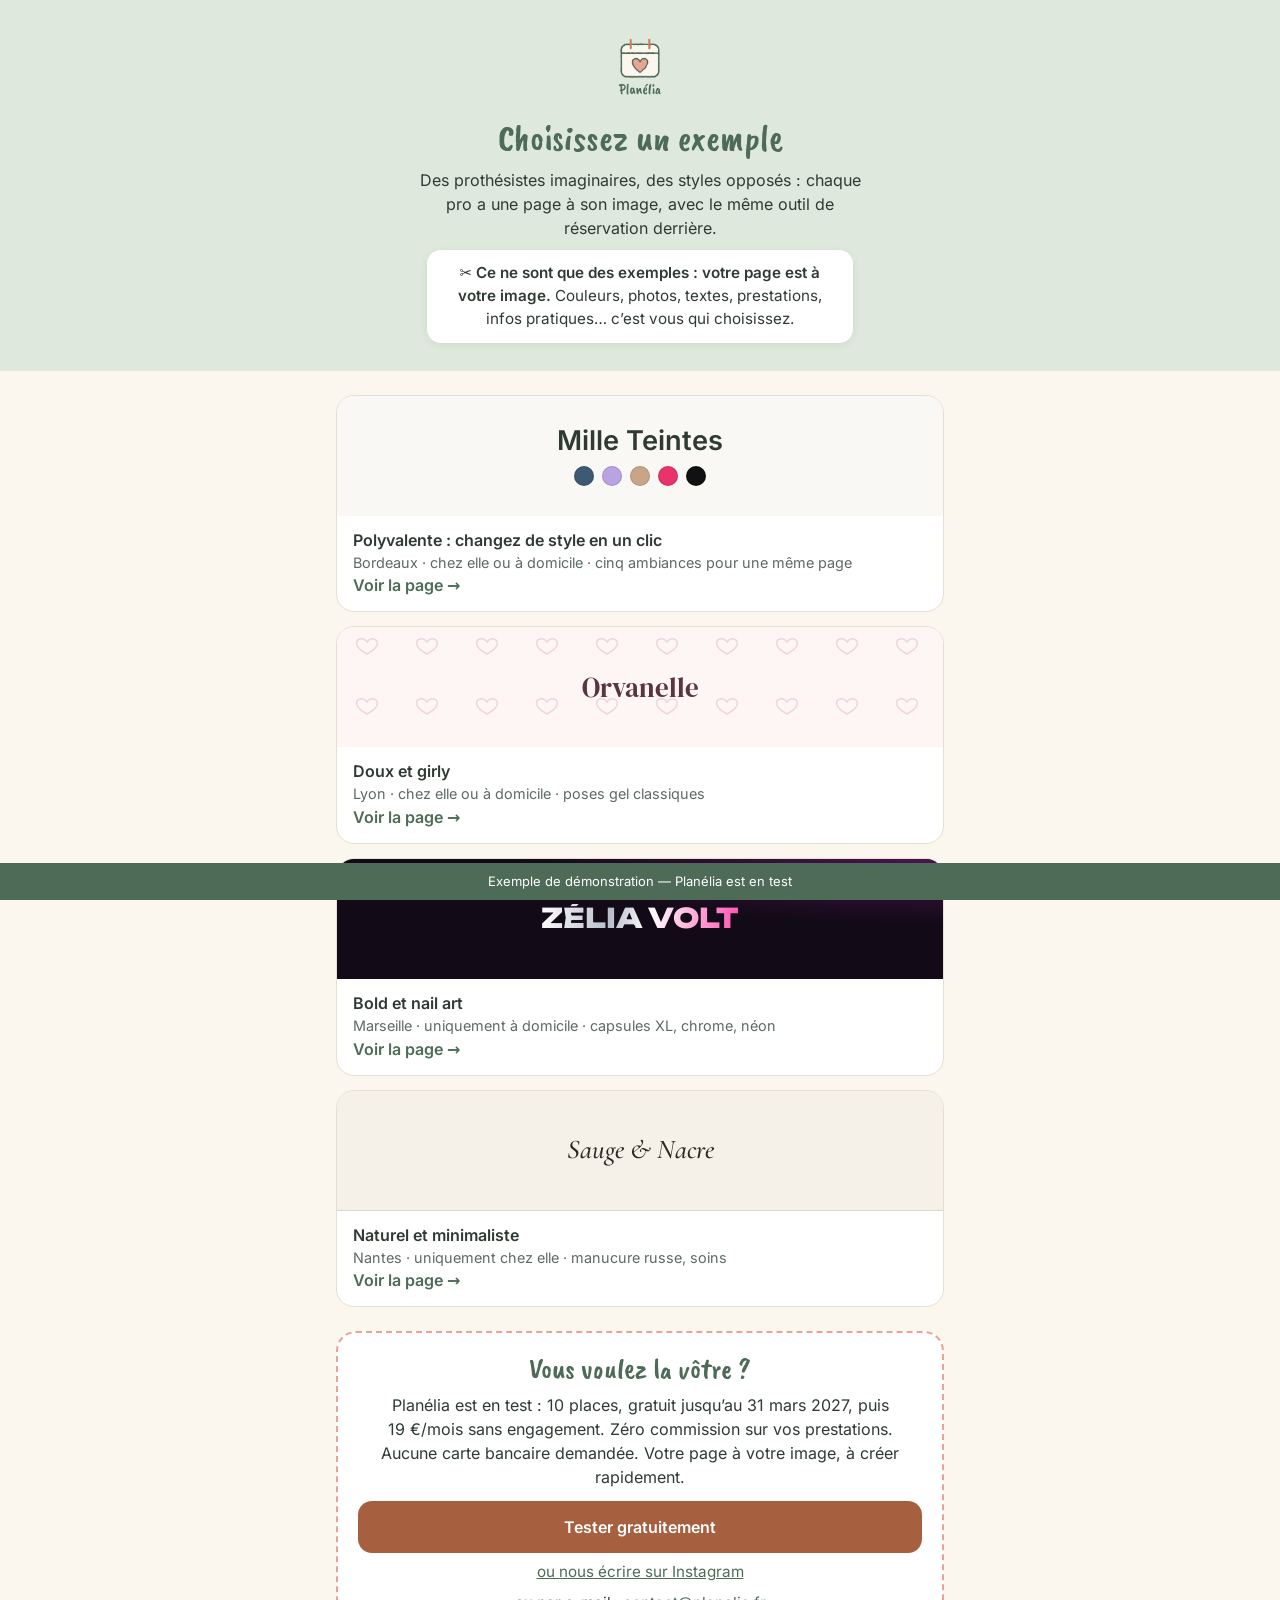
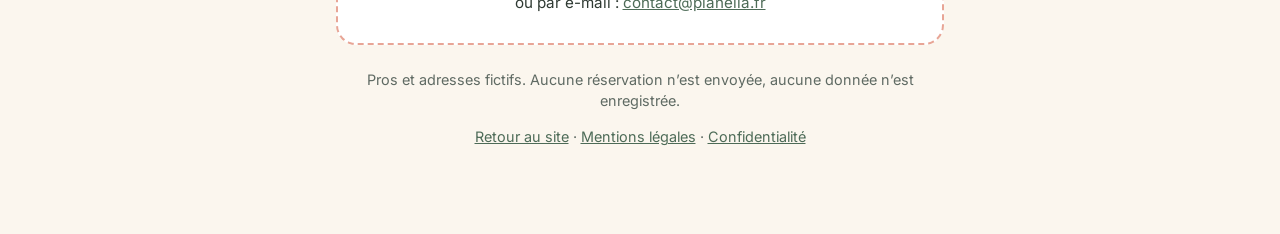
<file: demo/index.html>
<!doctype html>
<html lang="fr">
<head>
<meta charset="utf-8">
<meta http-equiv="Content-Security-Policy" content="default-src 'self'; script-src 'self' https://static.cloudflareinsights.com; style-src 'self' 'unsafe-inline'; img-src 'self' data:; font-src 'self'; connect-src https://cloudflareinsights.com; object-src 'none'; base-uri 'none'; form-action 'none'">
<meta name="viewport" content="width=device-width, initial-scale=1">
<meta name="robots" content="noindex">
<title>Planélia — exemples de pages</title>
<meta property="og:title" content="Planélia — exemples de pages de réservation">
<meta property="og:description" content="Quatre pros imaginaires, quatre styles : votre page, à votre image.">
<meta property="og:url" content="https://planelia.fr/demo/">
<meta property="og:type" content="website">
<meta property="og:site_name" content="Planélia">
<meta property="og:image" content="https://planelia.fr/og.png">
<meta property="og:image:width" content="1200">
<meta property="og:image:height" content="630">
<meta name="twitter:card" content="summary_large_image">
<link rel="icon" href="../logo.png">
<link rel="stylesheet" href="../assets/fonts/polices.css">
<style>
:root{--sauge:#4d6b57;--sauge-clair:#dfe8dc;--creme:#fbf6ee;--terra-fonce:#a65f3f;--texte:#2f3a33;--doux:#5f6a63}
*{box-sizing:border-box}
body{margin:0;background:var(--creme);color:var(--texte);font:16px/1.5 Inter,system-ui,sans-serif;padding-bottom:72px}
main{max-width:640px;margin:0 auto;padding:0 16px}
header{background:var(--sauge-clair);text-align:center;padding:24px 16px 28px}
.logo{display:inline-block}
header img{width:84px;height:84px}
h1{font:400 2.3rem/1.1 "Caveat Brush",cursive;color:var(--sauge);margin:4px 0 0}
header p{margin:10px auto 0;max-width:28em}
.cartes{display:grid;gap:14px;margin:24px 0}
.ex{display:block;text-decoration:none;color:inherit;border-radius:18px;overflow:hidden;border:1px solid #e6dfd3;background:#fff}
.ex .apercu{height:120px;display:grid;place-items:center;padding:12px;text-align:center}
.ex .apercu b{font-size:1.7rem;line-height:1.1}
.ex .txt{padding:12px 16px 14px}
.ex .txt span{color:var(--doux);font-size:.9rem;display:block}
.ex .txt em{font-style:normal;color:var(--sauge);font-weight:600}
.lea{background:#fdf6f5 url("data:image/svg+xml,%3Csvg xmlns='http://www.w3.org/2000/svg' width='60' height='60' fill='none' stroke='%23f0d6da' stroke-width='1.5'%3E%3Cpath d='M30 15c-4-6-12-3-10 3 1 4 10 9 10 9s9-5 10-9c2-6-6-9-10-3z'/%3E%3C/svg%3E")}
.lea b{font-family:"DM Serif Display",serif;font-weight:400;color:#5b3442}
.nova{background:radial-gradient(120% 90% at 100% 0,#4a1550,transparent 60%),#120a16}
.nova b{font-family:Unbounded,sans-serif;font-weight:800;text-transform:uppercase;background:linear-gradient(100deg,#fff,#b9bccb 35%,#fff 55%,#ff4fb0);-webkit-background-clip:text;background-clip:text;color:transparent}
.brin{background:#f6f1e8;border-bottom:1px solid #e1d9c8}
.brin b{font-family:"Cormorant Garamond",serif;font-style:italic;font-weight:500;color:#2b2a24;font-size:2rem}
.poly{background:#faf8f5}
.poly .pastilles{display:flex;gap:8px;justify-content:center;margin-top:10px}
.poly .pastilles i{width:20px;height:20px;border-radius:50%;border:1px solid rgba(0,0,0,.12)}
.poly b{font-family:Inter,system-ui,sans-serif;font-weight:600;color:var(--texte);font-size:1.5rem}
.mesure{background:#fff;border-radius:14px;padding:12px 16px;font-size:.95rem;box-shadow:0 2px 10px rgba(0,0,0,.06)}
.pro{background:#fff;border:2px dashed var(--rose,#e8a596);border-radius:20px;padding:20px;margin:24px 0;text-align:center}
.pro b{font:400 1.8rem/1.1 "Caveat Brush",cursive;color:var(--sauge)}
.pro p{margin:8px 0}
.pro .go{display:block;background:var(--terra-fonce);color:#fff;text-decoration:none;font-weight:600;border-radius:14px;padding:14px;margin-top:12px}
.pro .mail{font-size:.95rem}
.pro .mail a{color:var(--sauge)}
.note{color:var(--doux);font-size:.9rem;text-align:center}
.note a{color:var(--sauge)}
.bandeau{position:fixed;left:0;right:0;bottom:0;background:var(--sauge);color:#fff;text-align:center;font-size:13px;padding:9px 16px}
.bandeau a{color:#fff}
</style>
</head>
<body>
<header>
  <a class="logo" href="https://planelia.fr/"><img src="../logo.png" alt="Planélia, accueil"></a>
  <h1>Choisissez un exemple</h1>
  <p>Des prothésistes imaginaires, des styles opposés : chaque pro a une page à son image, avec le même outil de réservation derrière.</p>
  <p class="mesure">✂️ <b>Ce ne sont que des exemples&nbsp;: votre page est à votre image.</b> Couleurs, photos, textes, prestations, infos pratiques… c’est vous qui choisissez.</p>
</header>
<main>
  <div class="cartes">
    <a class="ex" href="polyvalente/index.html"><div class="apercu poly"><div><b>Mille Teintes</b><div class="pastilles" aria-hidden="true"><i style="background:#3d5a73"></i><i style="background:#b9a3e3"></i><i style="background:#c9a487"></i><i style="background:#e8336b"></i><i style="background:#111111"></i></div></div></div>
      <div class="txt"><strong>Polyvalente : changez de style en un clic</strong><span>Bordeaux · chez elle ou à domicile · cinq ambiances pour une même page</span><em>Voir la page →</em></div></a>
    <a class="ex" href="lea/index.html"><div class="apercu lea"><b>Orvanelle</b></div>
      <div class="txt"><strong>Doux et girly</strong><span>Lyon · chez elle ou à domicile · poses gel classiques</span><em>Voir la page →</em></div></a>
    <a class="ex" href="zelia/index.html"><div class="apercu nova"><b>Zélia Volt</b></div>
      <div class="txt"><strong>Bold et nail art</strong><span>Marseille · uniquement à domicile · capsules XL, chrome, néon</span><em>Voir la page →</em></div></a>
    <a class="ex" href="olive/index.html"><div class="apercu brin"><b>Sauge &amp; Nacre</b></div>
      <div class="txt"><strong>Naturel et minimaliste</strong><span>Nantes · uniquement chez elle · manucure russe, soins</span><em>Voir la page →</em></div></a>
  </div>
  <div class="pro"><b>Vous voulez la vôtre ?</b><p>Planélia est en test : 10 places, gratuit jusqu’au 31 mars 2027, puis 19&nbsp;€/mois sans engagement. Zéro commission sur vos prestations. Aucune carte bancaire demandée. Votre page à votre image, à créer rapidement.</p><a class="go" href="https://rdv.planelia.fr/pro/?creer" rel="noopener">Tester gratuitement</a><p class="mail"><a href="https://www.instagram.com/planelia.fr/" rel="noopener">ou nous écrire sur Instagram</a></p><p class="mail">ou par e-mail : <a href="mailto:contact@planelia.fr">contact@planelia.fr</a></p></div>
  <p class="note">Pros et adresses fictifs. Aucune réservation n’est envoyée, aucune donnée n’est enregistrée.</p>
  <p class="note"><a href="../index.html">Retour au site</a> · <a href="../mentions-legales.html">Mentions légales</a> · <a href="../confidentialite.html">Confidentialité</a></p>
</main>
<div class="bandeau">Exemple de démonstration — Planélia est en test</div>
<script defer src="https://static.cloudflareinsights.com/beacon.min.js" data-cf-beacon='{"token": "97c04b8fa79a458eb1ad6857334ec16c"}'></script>
</body>
</html>
</file>
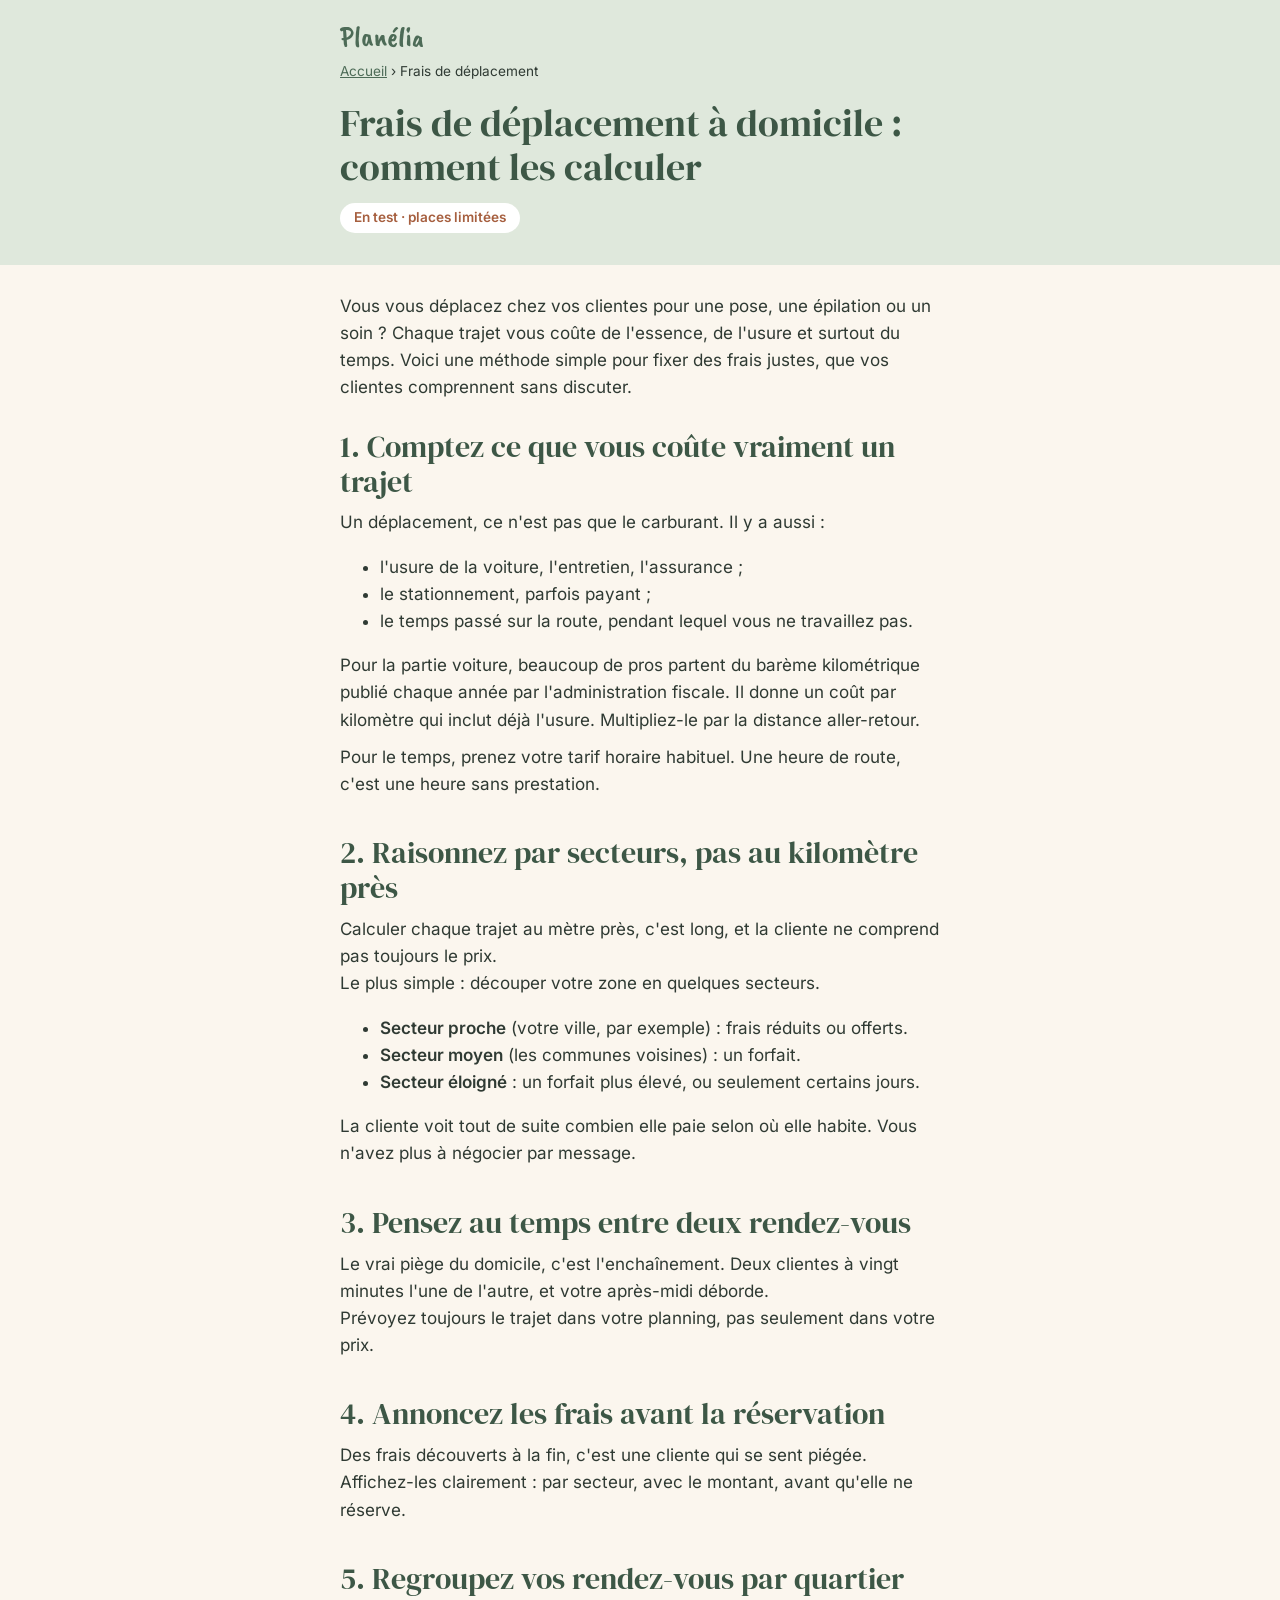
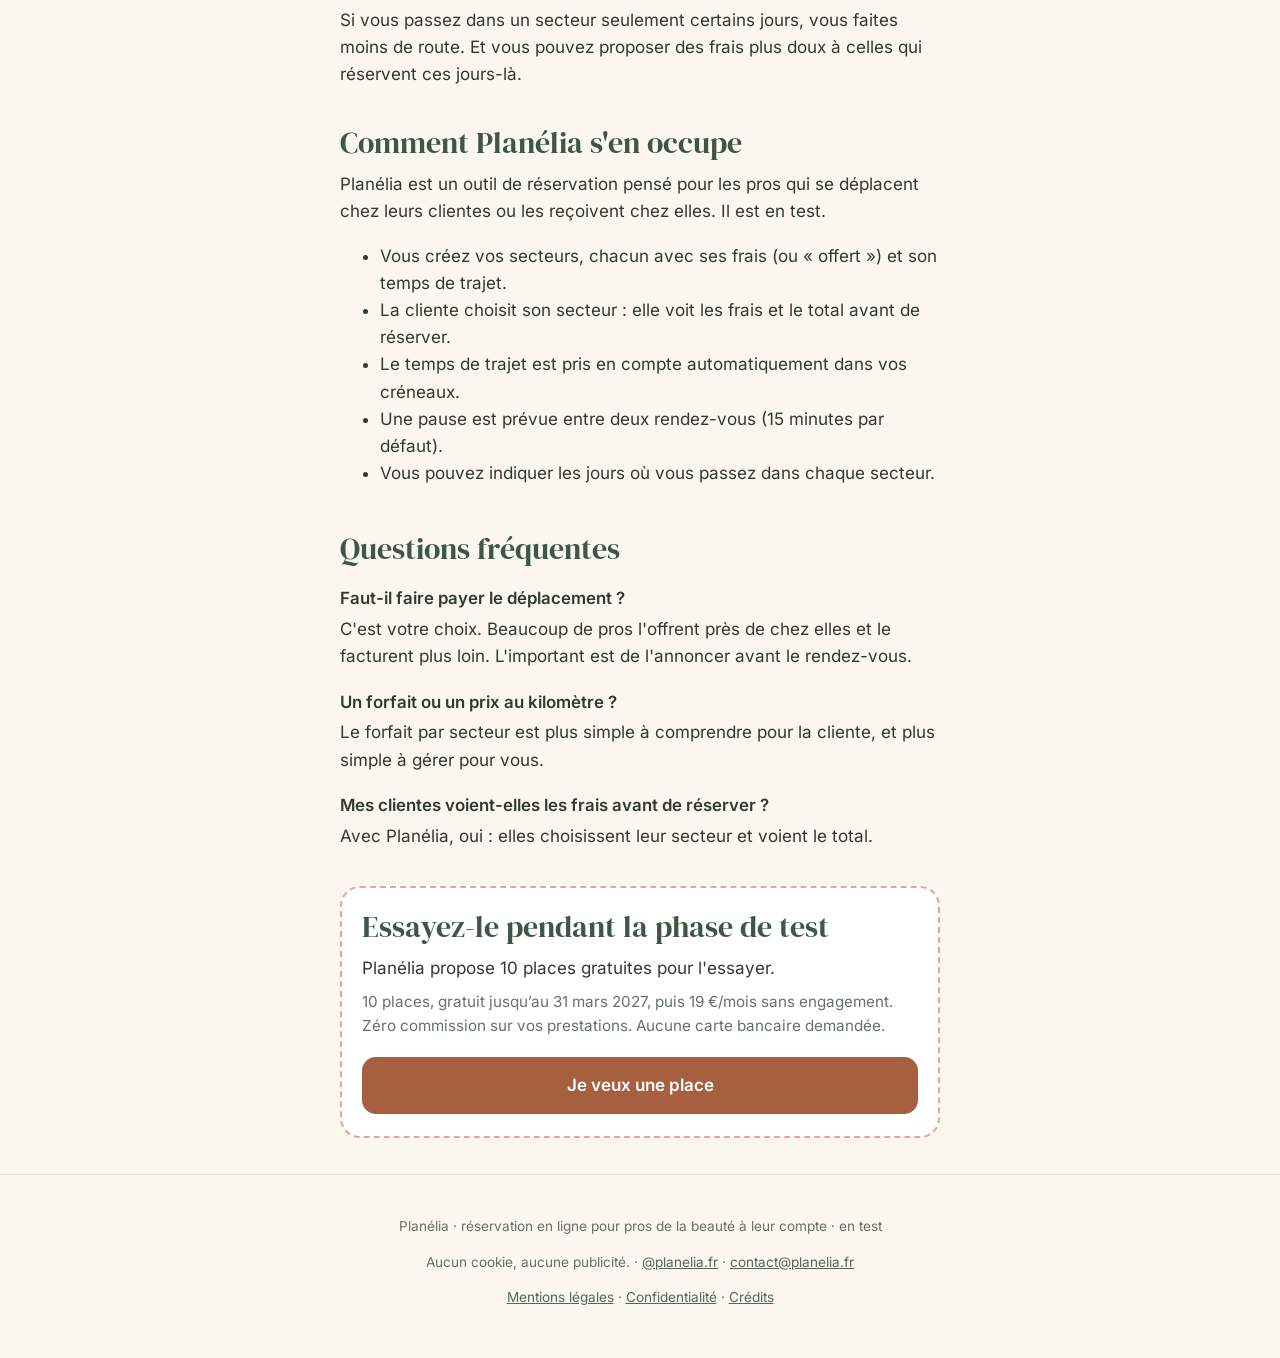
<file: frais-de-deplacement-domicile/index.html>
<!doctype html>
<html lang="fr">
<head>
<meta charset="utf-8">
<meta http-equiv="Content-Security-Policy" content="default-src 'self'; script-src 'self' https://static.cloudflareinsights.com; style-src 'self' 'unsafe-inline'; img-src 'self' data:; font-src 'self'; connect-src https://cloudflareinsights.com; object-src 'none'; base-uri 'none'; form-action 'none'">
<meta name="viewport" content="width=device-width, initial-scale=1">
<title>Frais de déplacement à domicile : comment les calculer</title>
<meta name="description" content="Esthéticienne ou prothésiste ongulaire à domicile : une méthode simple pour fixer vos frais de déplacement par secteur, sans perdre d&#39;argent ni clientes.">
<link rel="canonical" href="https://planelia.fr/frais-de-deplacement-domicile/">
<meta property="og:title" content="Frais de déplacement à domicile : comment les calculer">
<meta property="og:description" content="Esthéticienne ou prothésiste ongulaire à domicile : une méthode simple pour fixer vos frais de déplacement par secteur, sans perdre d&#39;argent ni clientes.">
<meta property="og:url" content="https://planelia.fr/frais-de-deplacement-domicile/">
<meta property="og:type" content="website">
<meta property="og:site_name" content="Planélia">
<meta property="og:image" content="https://planelia.fr/og.png">
<meta property="og:image:width" content="1200">
<meta property="og:image:height" content="630">
<meta name="twitter:card" content="summary_large_image">
<link rel="icon" href="../logo.png">
<link rel="stylesheet" href="../assets/fonts/polices.css">
<script type="application/ld+json">{"@context": "https://schema.org", "@type": "BreadcrumbList", "itemListElement": [{"@type": "ListItem", "position": 1, "name": "Planélia", "item": "https://planelia.fr/"}, {"@type": "ListItem", "position": 2, "name": "Frais de déplacement", "item": "https://planelia.fr/frais-de-deplacement-domicile/"}]}</script>
<style>
:root{--sauge:#4d6b57;--sauge-clair:#dfe8dc;--creme:#fbf6ee;--terra-fonce:#a65f3f;--rose:#e8a596;--texte:#2f3a33;--doux:#66716a;--ligne:#e6dfd3}
*{box-sizing:border-box}
body{margin:0;background:var(--creme);color:var(--texte);font:17px/1.6 Inter,system-ui,sans-serif}
.contenu{max-width:640px;margin:0 auto;padding:0 20px}
header{background:var(--sauge-clair);padding:18px 0 32px}
.marque{font:400 1.8rem "Caveat Brush",cursive;color:var(--sauge);text-decoration:none}
.fil{font-size:.85rem;color:var(--texte);margin:6px 0 0}
.fil a{color:var(--sauge)}
h1,h2{font-family:"DM Serif Display",Georgia,serif;font-weight:400;color:#3d5746;line-height:1.15}
h1{font-size:2.4rem;margin:18px 0 0}
h2{font-size:1.9rem;margin:0 0 10px}
h3{font-size:1.05rem;margin:18px 0 4px}
.intro{margin:28px 0 0}
section p{margin:0 0 10px}
section{padding:28px 0 0}
.etiquette{display:inline-block;background:#fff;color:var(--terra-fonce);border-radius:99px;padding:4px 14px;font-size:.85rem;font-weight:600;margin-top:14px}
.btn{display:block;text-align:center;text-decoration:none;font-weight:600;border-radius:14px;padding:15px;margin-top:18px;background:var(--sauge);color:#fff}
.btn.terra{background:var(--terra-fonce)}
.test{background:#fff;border:2px dashed var(--rose);border-radius:20px;padding:22px 20px;margin:36px 0}
.test p{margin:8px 0}
.prix{font-size:.95rem;color:var(--doux)}
footer{text-align:center;color:var(--doux);font-size:.85rem;padding:28px 20px 36px;border-top:1px solid var(--ligne)}
footer a{color:var(--sauge)}
/* Reflet sur « Je veux une place » (Renzo 11/11) : CSS seul, rien si mouvement réduit, aucun décalage (transform sur un calque sous le texte) */
.brille{position:relative;overflow:hidden;isolation:isolate}
@media (prefers-reduced-motion:no-preference){.brille::after{content:"";position:absolute;inset:0;z-index:-1;pointer-events:none;background:linear-gradient(105deg,transparent 30%,rgba(255,255,255,.38) 50%,transparent 70%);transform:translateX(-130%);animation:brille 3.6s ease-in-out 1s infinite}}
@keyframes brille{0%{transform:translateX(-130%)}30%,100%{transform:translateX(130%)}}
</style>
</head>
<body>
<header>
  <div class="contenu">
    <a class="marque" href="../">Planélia</a>
    <p class="fil"><a href="../">Accueil</a> › Frais de déplacement</p>
    <h1>Frais de déplacement à domicile : comment les calculer</h1>
    <span class="etiquette">En test · places limitées</span>
  </div>
</header>

<main class="contenu">
  <p class="intro">Vous vous déplacez chez vos clientes pour une pose, une épilation ou un soin ? Chaque trajet vous coûte de l'essence, de l'usure et surtout du temps. Voici une méthode simple pour fixer des frais justes, que vos clientes comprennent sans discuter.</p>
  <section>
    <h2>1. Comptez ce que vous coûte vraiment un trajet</h2>
    <p>Un déplacement, ce n'est pas que le carburant. Il y a aussi :</p>
    <ul><li>l'usure de la voiture, l'entretien, l'assurance ;</li><li>le stationnement, parfois payant ;</li><li>le temps passé sur la route, pendant lequel vous ne travaillez pas.</li></ul>
    <p>Pour la partie voiture, beaucoup de pros partent du barème kilométrique publié chaque année par l'administration fiscale. Il donne un coût par kilomètre qui inclut déjà l'usure. Multipliez-le par la distance aller-retour.</p>
    <p>Pour le temps, prenez votre tarif horaire habituel. Une heure de route, c'est une heure sans prestation.</p>
  </section>
  <section>
    <h2>2. Raisonnez par secteurs, pas au kilomètre près</h2>
    <p>Calculer chaque trajet au mètre près, c'est long, et la cliente ne comprend pas toujours le prix.<br>Le plus simple : découper votre zone en quelques secteurs.</p>
    <ul><li><strong>Secteur proche</strong> (votre ville, par exemple) : frais réduits ou offerts.</li><li><strong>Secteur moyen</strong> (les communes voisines) : un forfait.</li><li><strong>Secteur éloigné</strong> : un forfait plus élevé, ou seulement certains jours.</li></ul>
    <p>La cliente voit tout de suite combien elle paie selon où elle habite. Vous n'avez plus à négocier par message.</p>
  </section>
  <section>
    <h2>3. Pensez au temps entre deux rendez-vous</h2>
    <p>Le vrai piège du domicile, c'est l'enchaînement. Deux clientes à vingt minutes l'une de l'autre, et votre après-midi déborde.<br>Prévoyez toujours le trajet dans votre planning, pas seulement dans votre prix.</p>
  </section>
  <section>
    <h2>4. Annoncez les frais avant la réservation</h2>
    <p>Des frais découverts à la fin, c'est une cliente qui se sent piégée.<br>Affichez-les clairement : par secteur, avec le montant, avant qu'elle ne réserve.</p>
  </section>
  <section>
    <h2>5. Regroupez vos rendez-vous par quartier</h2>
    <p>Si vous passez dans un secteur seulement certains jours, vous faites moins de route. Et vous pouvez proposer des frais plus doux à celles qui réservent ces jours-là.</p>
  </section>
  <section>
    <h2>Comment Planélia s'en occupe</h2>
    <p>Planélia est un outil de réservation pensé pour les pros qui se déplacent chez leurs clientes ou les reçoivent chez elles. Il est en test.</p>
    <ul><li>Vous créez vos secteurs, chacun avec ses frais (ou « offert ») et son temps de trajet.</li><li>La cliente choisit son secteur : elle voit les frais et le total avant de réserver.</li><li>Le temps de trajet est pris en compte automatiquement dans vos créneaux.</li><li>Une pause est prévue entre deux rendez-vous (15 minutes par défaut).</li><li>Vous pouvez indiquer les jours où vous passez dans chaque secteur.</li></ul>
  </section>
  <section>
    <h2>Questions fréquentes</h2>
    <h3>Faut-il faire payer le déplacement ?</h3>
    <p>C'est votre choix. Beaucoup de pros l'offrent près de chez elles et le facturent plus loin. L'important est de l'annoncer avant le rendez-vous.</p>
    <h3>Un forfait ou un prix au kilomètre ?</h3>
    <p>Le forfait par secteur est plus simple à comprendre pour la cliente, et plus simple à gérer pour vous.</p>
    <h3>Mes clientes voient-elles les frais avant de réserver ?</h3>
    <p>Avec Planélia, oui : elles choisissent leur secteur et voient le total.</p>
  </section>

  <div class="test">
    <h2>Essayez-le pendant la phase de test</h2>
    <p>Planélia propose 10 places gratuites pour l'essayer.</p>
    <p class="prix">10 places, gratuit jusqu’au 31 mars 2027, puis 19&nbsp;€/mois sans engagement. Zéro commission sur vos prestations. Aucune carte bancaire demandée.</p>
    <a class="btn terra brille" href="https://rdv.planelia.fr/pro/?creer" rel="noopener">Je veux une place</a>
  </div>
</main>

<footer>
  <p>Planélia · réservation en ligne pour pros de la beauté à leur compte · en test</p>
  <p>Aucun cookie, aucune publicité. · <a href="https://www.instagram.com/planelia.fr/" rel="noopener">@planelia.fr</a> · <a href="mailto:contact@planelia.fr">contact@planelia.fr</a></p>
  <p><a href="../mentions-legales.html">Mentions légales</a> · <a href="../confidentialite.html">Confidentialité</a> · <a href="../credits.html">Crédits</a></p>
</footer>
<script defer src="https://static.cloudflareinsights.com/beacon.min.js" data-cf-beacon='{"token": "97c04b8fa79a458eb1ad6857334ec16c"}'></script>
</body>
</html>
</file>
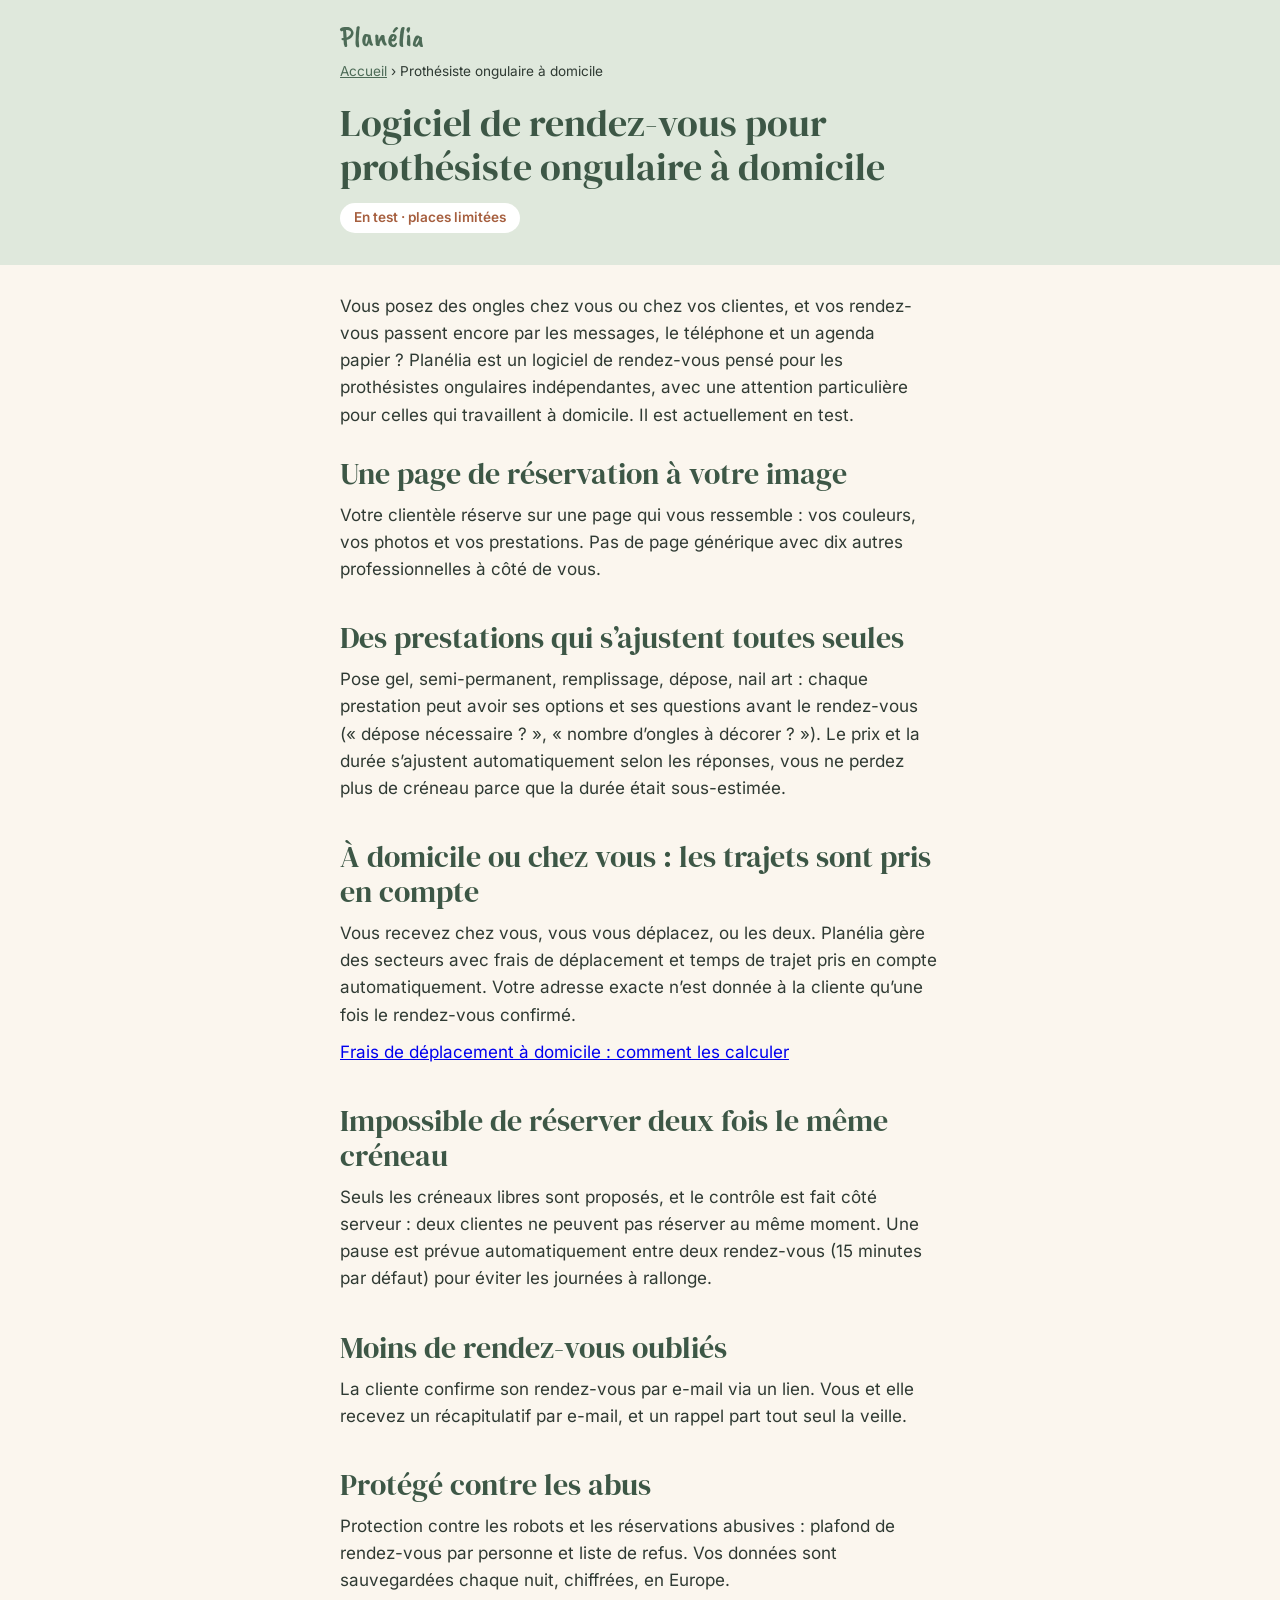
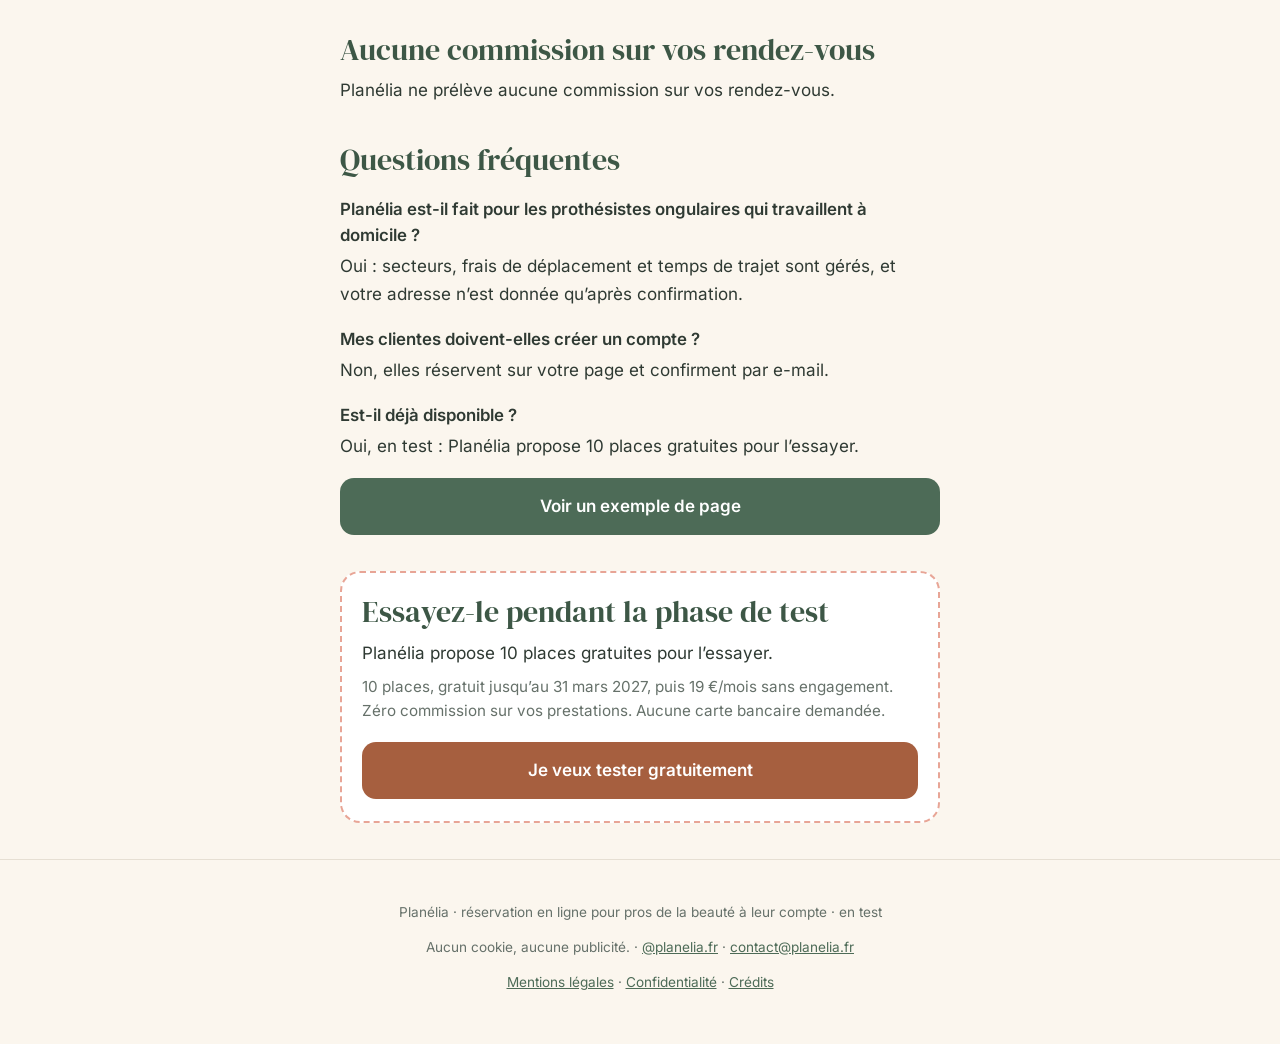
<file: logiciel-prothesiste-ongulaire-a-domicile/index.html>
<!doctype html>
<html lang="fr">
<head>
<meta charset="utf-8">
<meta http-equiv="Content-Security-Policy" content="default-src 'self'; script-src 'self' https://static.cloudflareinsights.com; style-src 'self' 'unsafe-inline'; img-src 'self' data:; font-src 'self'; connect-src https://cloudflareinsights.com; object-src 'none'; base-uri 'none'; form-action 'none'">
<meta name="viewport" content="width=device-width, initial-scale=1">
<title>Logiciel de rendez-vous pour prothésiste ongulaire à domicile</title>
<meta name="description" content="Une page de réservation à votre image, des créneaux libres seulement, frais de déplacement et pause entre rendez-vous gérés tout seuls. Planélia est en test.">
<link rel="canonical" href="https://planelia.fr/logiciel-prothesiste-ongulaire-a-domicile/">
<meta property="og:title" content="Logiciel de rendez-vous pour prothésiste ongulaire à domicile">
<meta property="og:description" content="Une page de réservation à votre image, des créneaux libres seulement, frais de déplacement et pause entre rendez-vous gérés tout seuls. Planélia est en test.">
<meta property="og:url" content="https://planelia.fr/logiciel-prothesiste-ongulaire-a-domicile/">
<meta property="og:type" content="website">
<meta property="og:site_name" content="Planélia">
<meta property="og:image" content="https://planelia.fr/og.png">
<meta property="og:image:width" content="1200">
<meta property="og:image:height" content="630">
<meta name="twitter:card" content="summary_large_image">
<link rel="icon" href="../logo.png">
<link rel="stylesheet" href="../assets/fonts/polices.css">
<script type="application/ld+json">{"@context": "https://schema.org", "@type": "BreadcrumbList", "itemListElement": [{"@type": "ListItem", "position": 1, "name": "Planélia", "item": "https://planelia.fr/"}, {"@type": "ListItem", "position": 2, "name": "Prothésiste ongulaire à domicile", "item": "https://planelia.fr/logiciel-prothesiste-ongulaire-a-domicile/"}]}</script>
<style>
:root{--sauge:#4d6b57;--sauge-clair:#dfe8dc;--creme:#fbf6ee;--terra-fonce:#a65f3f;--rose:#e8a596;--texte:#2f3a33;--doux:#66716a;--ligne:#e6dfd3}
*{box-sizing:border-box}
body{margin:0;background:var(--creme);color:var(--texte);font:17px/1.6 Inter,system-ui,sans-serif}
.contenu{max-width:640px;margin:0 auto;padding:0 20px}
header{background:var(--sauge-clair);padding:18px 0 32px}
.marque{font:400 1.8rem "Caveat Brush",cursive;color:var(--sauge);text-decoration:none}
.fil{font-size:.85rem;color:var(--texte);margin:6px 0 0}
.fil a{color:var(--sauge)}
h1,h2{font-family:"DM Serif Display",Georgia,serif;font-weight:400;color:#3d5746;line-height:1.15}
h1{font-size:2.4rem;margin:18px 0 0}
h2{font-size:1.9rem;margin:0 0 10px}
h3{font-size:1.05rem;margin:18px 0 4px}
.intro{margin:28px 0 0}
section p{margin:0 0 10px}
section{padding:28px 0 0}
.etiquette{display:inline-block;background:#fff;color:var(--terra-fonce);border-radius:99px;padding:4px 14px;font-size:.85rem;font-weight:600;margin-top:14px}
.btn{display:block;text-align:center;text-decoration:none;font-weight:600;border-radius:14px;padding:15px;margin-top:18px;background:var(--sauge);color:#fff}
.btn.terra{background:var(--terra-fonce)}
.test{background:#fff;border:2px dashed var(--rose);border-radius:20px;padding:22px 20px;margin:36px 0}
.test p{margin:8px 0}
.prix{font-size:.95rem;color:var(--doux)}
footer{text-align:center;color:var(--doux);font-size:.85rem;padding:28px 20px 36px;border-top:1px solid var(--ligne)}
footer a{color:var(--sauge)}
/* Reflet sur « Je veux tester gratuitement » (comme « Je veux une place », Renzo 11/11) : CSS seul, rien si mouvement réduit, aucun décalage (transform sur un calque sous le texte) */
.brille{position:relative;overflow:hidden;isolation:isolate}
@media (prefers-reduced-motion:no-preference){.brille::after{content:"";position:absolute;inset:0;z-index:-1;pointer-events:none;background:linear-gradient(105deg,transparent 30%,rgba(255,255,255,.38) 50%,transparent 70%);transform:translateX(-130%);animation:brille 3.6s ease-in-out 1s infinite}}
@keyframes brille{0%{transform:translateX(-130%)}30%,100%{transform:translateX(130%)}}
</style>
</head>
<body>
<header>
  <div class="contenu">
    <a class="marque" href="../">Planélia</a>
    <p class="fil"><a href="../">Accueil</a> › Prothésiste ongulaire à domicile</p>
    <h1>Logiciel de rendez-vous pour prothésiste ongulaire à domicile</h1>
    <span class="etiquette">En test · places limitées</span>
  </div>
</header>

<main class="contenu">
  <p class="intro">Vous posez des ongles chez vous ou chez vos clientes, et vos rendez-vous passent encore par les messages, le téléphone et un agenda papier ? Planélia est un logiciel de rendez-vous pensé pour les prothésistes ongulaires indépendantes, avec une attention particulière pour celles qui travaillent à domicile. Il est actuellement en test.</p>
  <section>
    <h2>Une page de réservation à votre image</h2>
    <p>Votre clientèle réserve sur une page qui vous ressemble : vos couleurs, vos photos et vos prestations. Pas de page générique avec dix autres professionnelles à côté de vous.</p>
  </section>
  <section>
    <h2>Des prestations qui s’ajustent toutes seules</h2>
    <p>Pose gel, semi-permanent, remplissage, dépose, nail art : chaque prestation peut avoir ses options et ses questions avant le rendez-vous (« dépose nécessaire ? », « nombre d’ongles à décorer ? »). Le prix et la durée s’ajustent automatiquement selon les réponses, vous ne perdez plus de créneau parce que la durée était sous-estimée.</p>
  </section>
  <section>
    <h2>À domicile ou chez vous : les trajets sont pris en compte</h2>
    <p>Vous recevez chez vous, vous vous déplacez, ou les deux. Planélia gère des secteurs avec frais de déplacement et temps de trajet pris en compte automatiquement. Votre adresse exacte n’est donnée à la cliente qu’une fois le rendez-vous confirmé.</p>
    <p><a href="../frais-de-deplacement-domicile/">Frais de déplacement à domicile : comment les calculer</a></p>
  </section>
  <section>
    <h2>Impossible de réserver deux fois le même créneau</h2>
    <p>Seuls les créneaux libres sont proposés, et le contrôle est fait côté serveur : deux clientes ne peuvent pas réserver au même moment. Une pause est prévue automatiquement entre deux rendez-vous (15 minutes par défaut) pour éviter les journées à rallonge.</p>
  </section>
  <section>
    <h2>Moins de rendez-vous oubliés</h2>
    <p>La cliente confirme son rendez-vous par e-mail via un lien. Vous et elle recevez un récapitulatif par e-mail, et un rappel part tout seul la veille.</p>
  </section>
  <section>
    <h2>Protégé contre les abus</h2>
    <p>Protection contre les robots et les réservations abusives : plafond de rendez-vous par personne et liste de refus. Vos données sont sauvegardées chaque nuit, chiffrées, en Europe.</p>
  </section>
  <section>
    <h2>Aucune commission sur vos rendez-vous</h2>
    <p>Planélia ne prélève aucune commission sur vos rendez-vous.</p>
  </section>
  <section>
    <h2>Questions fréquentes</h2>
    <h3>Planélia est-il fait pour les prothésistes ongulaires qui travaillent à domicile ?</h3>
    <p>Oui : secteurs, frais de déplacement et temps de trajet sont gérés, et votre adresse n’est donnée qu’après confirmation.</p>
    <h3>Mes clientes doivent-elles créer un compte ?</h3>
    <p>Non, elles réservent sur votre page et confirment par e-mail.</p>
    <h3>Est-il déjà disponible ?</h3>
    <p>Oui, en test : Planélia propose 10 places gratuites pour l’essayer.</p>
  </section>
  <a class="btn" href="../demo/index.html">Voir un exemple de page</a>

  <div class="test">
    <h2>Essayez-le pendant la phase de test</h2>
    <p>Planélia propose 10 places gratuites pour l’essayer.</p>
    <p class="prix">10 places, gratuit jusqu’au 31 mars 2027, puis 19&nbsp;€/mois sans engagement. Zéro commission sur vos prestations. Aucune carte bancaire demandée.</p>
    <a class="btn terra brille" href="https://rdv.planelia.fr/pro/?creer" rel="noopener">Je veux tester gratuitement</a>
  </div>
</main>

<footer>
  <p>Planélia · réservation en ligne pour pros de la beauté à leur compte · en test</p>
  <p>Aucun cookie, aucune publicité. · <a href="https://www.instagram.com/planelia.fr/" rel="noopener">@planelia.fr</a> · <a href="mailto:contact@planelia.fr">contact@planelia.fr</a></p>
  <p><a href="../mentions-legales.html">Mentions légales</a> · <a href="../confidentialite.html">Confidentialité</a> · <a href="../credits.html">Crédits</a></p>
</footer>
<script defer src="https://static.cloudflareinsights.com/beacon.min.js" data-cf-beacon='{"token": "97c04b8fa79a458eb1ad6857334ec16c"}'></script>
</body>
</html>
</file>
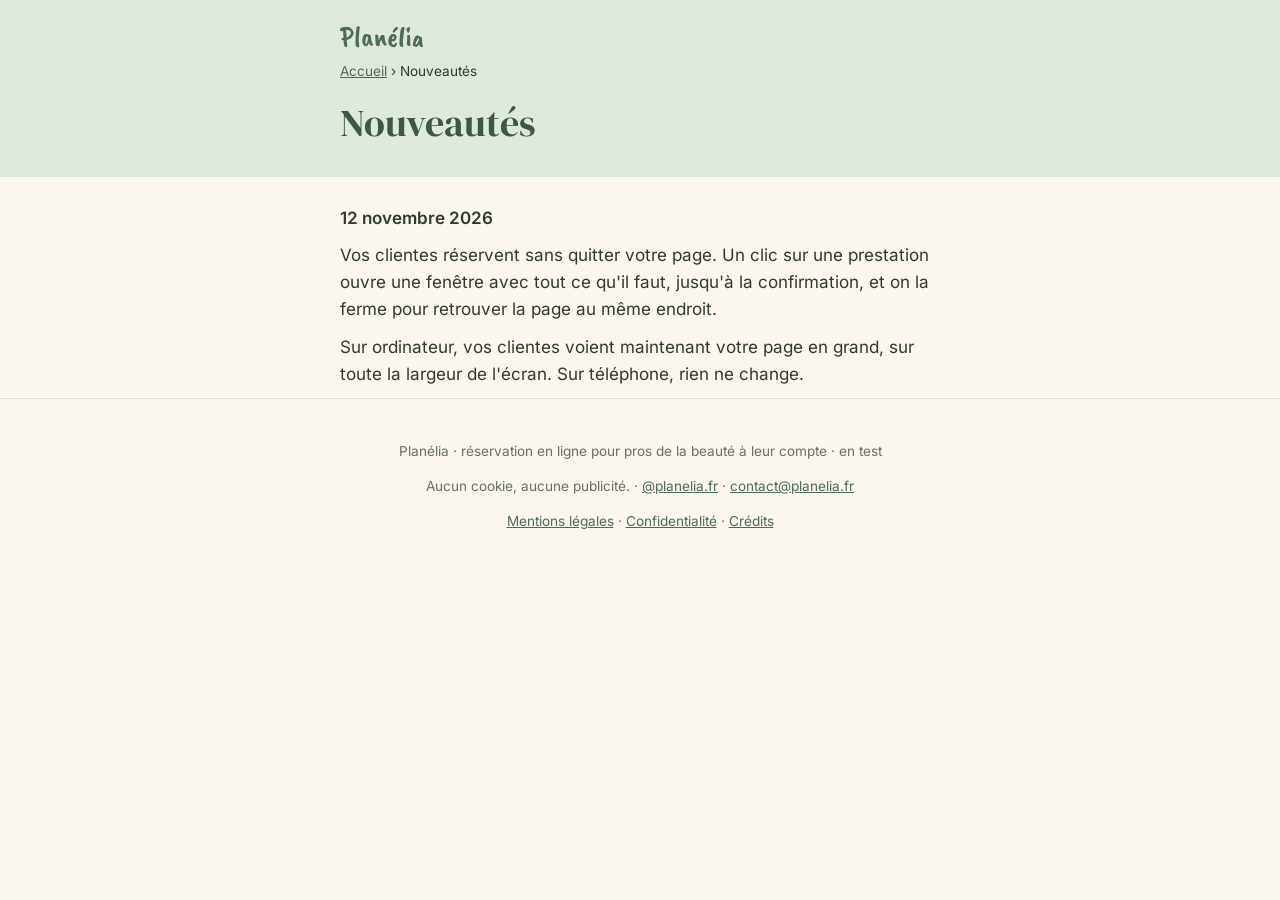
<file: nouveautes/index.html>
<!doctype html>
<html lang="fr">
<head>
<meta charset="utf-8">
<meta http-equiv="Content-Security-Policy" content="default-src 'self'; script-src 'self' https://static.cloudflareinsights.com; style-src 'self' 'unsafe-inline'; img-src 'self' data:; font-src 'self'; connect-src https://cloudflareinsights.com; object-src 'none'; base-uri 'none'; form-action 'none'">
<meta name="viewport" content="width=device-width, initial-scale=1">
<title>Nouveautés de Planélia</title>
<meta name="description" content="Ce qui change dans Planélia, l'outil de réservation des pros de la beauté à domicile.">
<link rel="canonical" href="https://planelia.fr/nouveautes/">
<meta property="og:title" content="Nouveautés de Planélia">
<meta property="og:description" content="Ce qui change dans Planélia, l'outil de réservation des pros de la beauté à domicile.">
<meta property="og:url" content="https://planelia.fr/nouveautes/">
<meta property="og:type" content="website">
<meta property="og:site_name" content="Planélia">
<meta property="og:image" content="https://planelia.fr/og.png">
<meta property="og:image:width" content="1200">
<meta property="og:image:height" content="630">
<meta name="twitter:card" content="summary_large_image">
<link rel="icon" href="../logo.png">
<link rel="stylesheet" href="../assets/fonts/polices.css">
<script type="application/ld+json">{"@context": "https://schema.org", "@type": "BreadcrumbList", "itemListElement": [{"@type": "ListItem", "position": 1, "name": "Planélia", "item": "https://planelia.fr/"}, {"@type": "ListItem", "position": 2, "name": "Nouveautés", "item": "https://planelia.fr/nouveautes/"}]}</script>
<style>
:root{--sauge:#4d6b57;--sauge-clair:#dfe8dc;--creme:#fbf6ee;--terra-fonce:#a65f3f;--rose:#e8a596;--texte:#2f3a33;--doux:#66716a;--ligne:#e6dfd3}
*{box-sizing:border-box}
body{margin:0;background:var(--creme);color:var(--texte);font:17px/1.6 Inter,system-ui,sans-serif}
.contenu{max-width:640px;margin:0 auto;padding:0 20px}
header{background:var(--sauge-clair);padding:18px 0 32px}
.marque{font:400 1.8rem "Caveat Brush",cursive;color:var(--sauge);text-decoration:none}
.fil{font-size:.85rem;color:var(--texte);margin:6px 0 0}
.fil a{color:var(--sauge)}
h1,h2{font-family:"DM Serif Display",Georgia,serif;font-weight:400;color:#3d5746;line-height:1.15}
h1{font-size:2.4rem;margin:18px 0 0}
h2{font-size:1.9rem;margin:0 0 10px}
h3{font-size:1.05rem;margin:18px 0 4px}
.intro{margin:28px 0 0}
section p{margin:0 0 10px}
section{padding:28px 0 0}
.etiquette{display:inline-block;background:#fff;color:var(--terra-fonce);border-radius:99px;padding:4px 14px;font-size:.85rem;font-weight:600;margin-top:14px}
.btn{display:block;text-align:center;text-decoration:none;font-weight:600;border-radius:14px;padding:15px;margin-top:18px;background:var(--sauge);color:#fff}
.btn.terra{background:var(--terra-fonce)}
.test{background:#fff;border:2px dashed var(--rose);border-radius:20px;padding:22px 20px;margin:36px 0}
.test p{margin:8px 0}
.prix{font-size:.95rem;color:var(--doux)}
footer{text-align:center;color:var(--doux);font-size:.85rem;padding:28px 20px 36px;border-top:1px solid var(--ligne)}
footer a{color:var(--sauge)}
/* Reflet sur « Je veux une place » (Renzo 11/11) : CSS seul, rien si mouvement réduit, aucun décalage (transform sur un calque sous le texte) */
.brille{position:relative;overflow:hidden;isolation:isolate}
@media (prefers-reduced-motion:no-preference){.brille::after{content:"";position:absolute;inset:0;z-index:-1;pointer-events:none;background:linear-gradient(105deg,transparent 30%,rgba(255,255,255,.38) 50%,transparent 70%);transform:translateX(-130%);animation:brille 3.6s ease-in-out 1s infinite}}
@keyframes brille{0%{transform:translateX(-130%)}30%,100%{transform:translateX(130%)}}
</style>
</head>
<body>
<header>
  <div class="contenu">
    <a class="marque" href="../">Planélia</a>
    <p class="fil"><a href="../">Accueil</a> › Nouveautés</p>
    <h1>Nouveautés</h1>
  </div>
</header>

<main class="contenu">
  <section>
    <p><strong>12 novembre 2026</strong></p>
    <p>Vos clientes réservent sans quitter votre page. Un clic sur une prestation ouvre une fenêtre avec tout ce qu'il faut, jusqu'à la confirmation, et on la ferme pour retrouver la page au même endroit.</p>
    <p>Sur ordinateur, vos clientes voient maintenant votre page en grand, sur toute la largeur de l'écran. Sur téléphone, rien ne change.</p>
  </section>
</main>

<footer>
  <p>Planélia · réservation en ligne pour pros de la beauté à leur compte · en test</p>
  <p>Aucun cookie, aucune publicité. · <a href="https://www.instagram.com/planelia.fr/" rel="noopener">@planelia.fr</a> · <a href="mailto:contact@planelia.fr">contact@planelia.fr</a></p>
  <p><a href="../mentions-legales.html">Mentions légales</a> · <a href="../confidentialite.html">Confidentialité</a> · <a href="../credits.html">Crédits</a></p>
</footer>
<script defer src="https://static.cloudflareinsights.com/beacon.min.js" data-cf-beacon='{"token": "97c04b8fa79a458eb1ad6857334ec16c"}'></script>
</body>
</html>
</file>
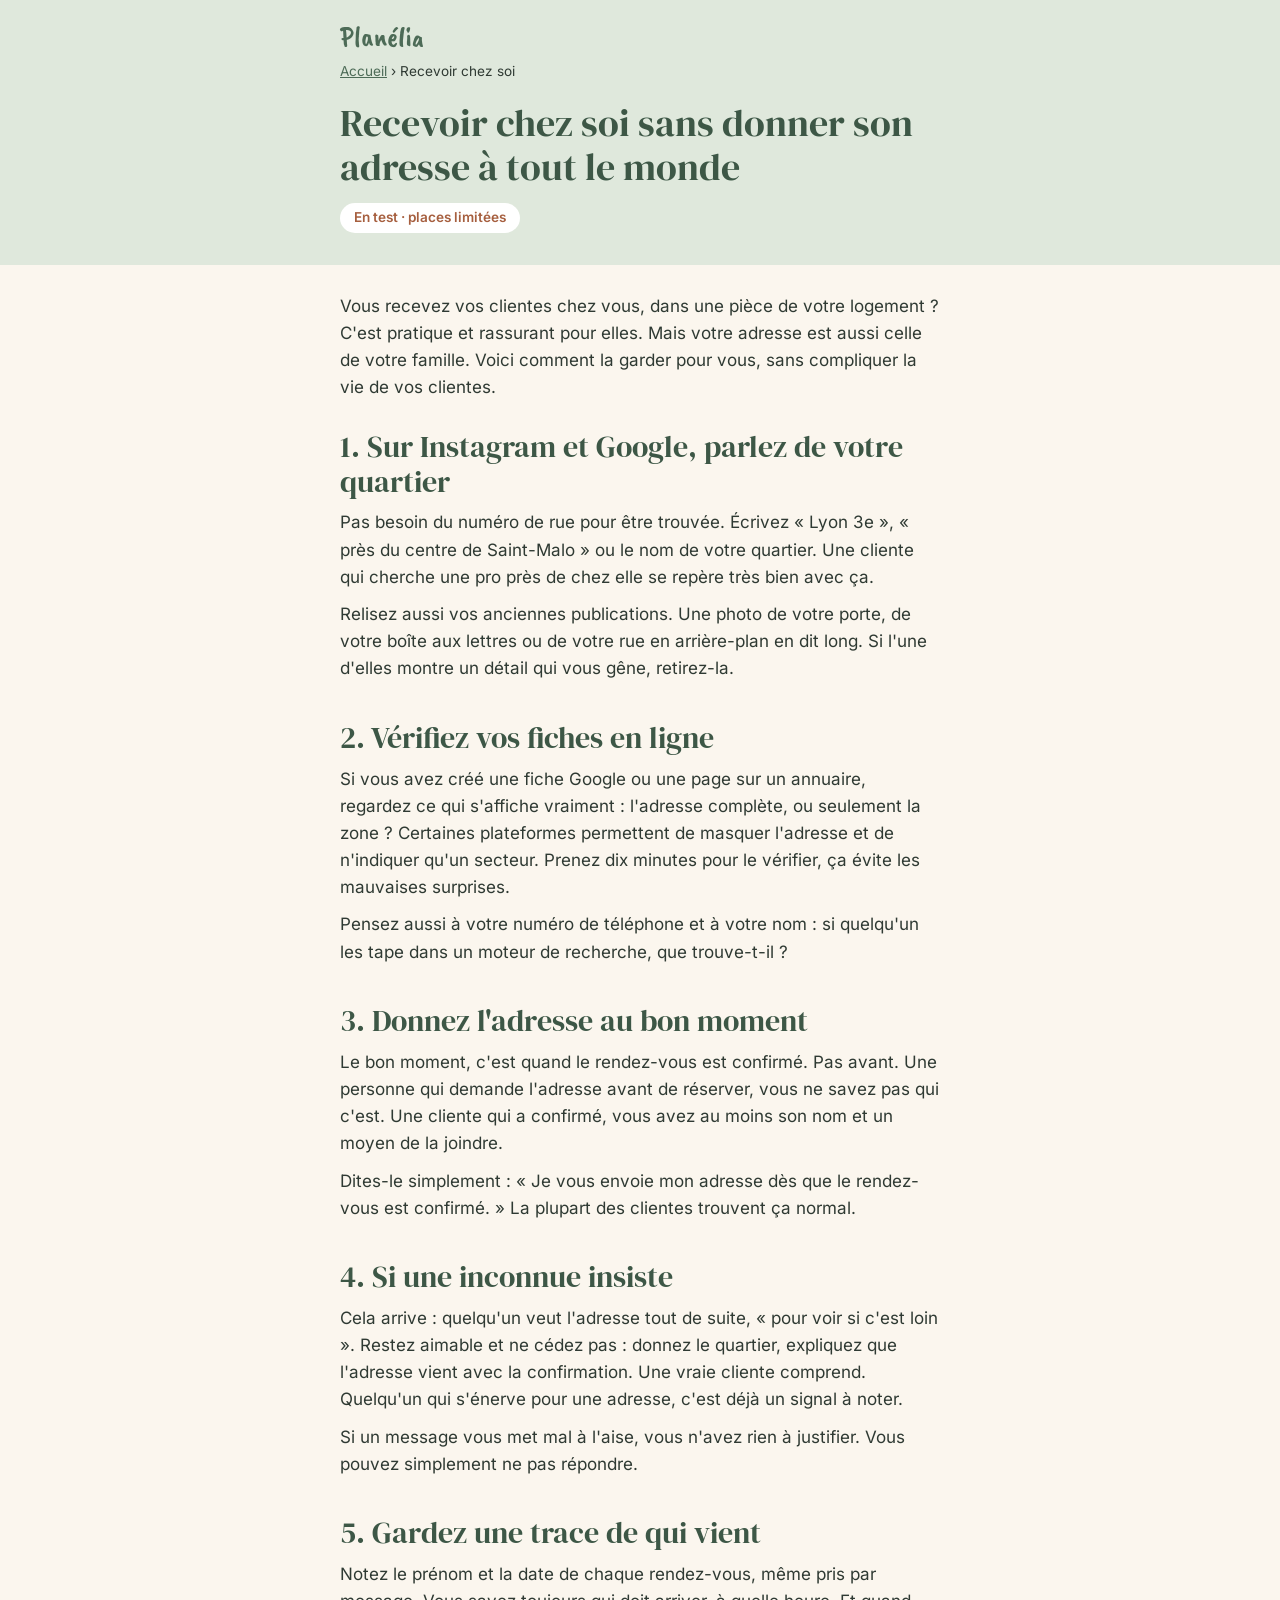
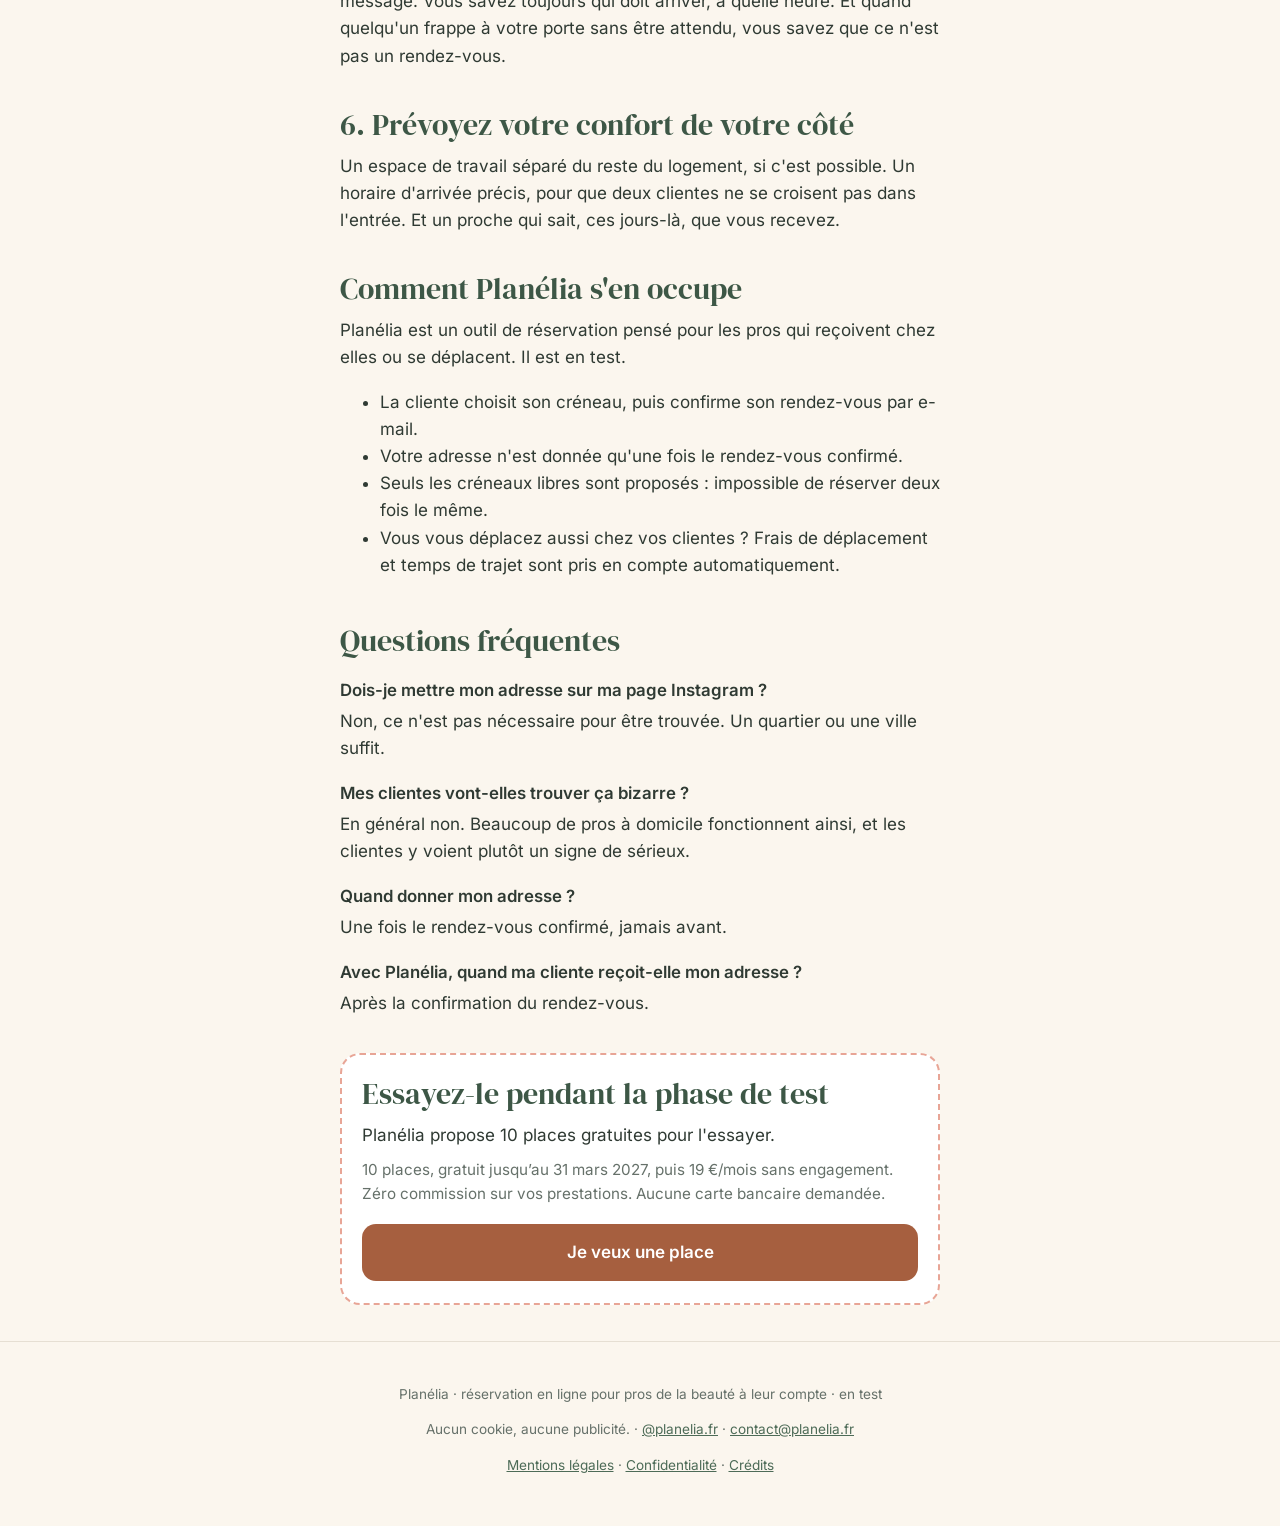
<file: proteger-son-adresse-pro-a-domicile/index.html>
<!doctype html>
<html lang="fr">
<head>
<meta charset="utf-8">
<meta http-equiv="Content-Security-Policy" content="default-src 'self'; script-src 'self' https://static.cloudflareinsights.com; style-src 'self' 'unsafe-inline'; img-src 'self' data:; font-src 'self'; connect-src https://cloudflareinsights.com; object-src 'none'; base-uri 'none'; form-action 'none'">
<meta name="viewport" content="width=device-width, initial-scale=1">
<title>Recevoir chez soi sans donner son adresse à tout le monde</title>
<meta name="description" content="Esthéticienne ou prothésiste ongulaire à domicile : comment recevoir chez vous sans afficher votre adresse partout, et quand la donner à vos clientes.">
<link rel="canonical" href="https://planelia.fr/proteger-son-adresse-pro-a-domicile/">
<meta property="og:title" content="Recevoir chez soi sans donner son adresse à tout le monde">
<meta property="og:description" content="Esthéticienne ou prothésiste ongulaire à domicile : comment recevoir chez vous sans afficher votre adresse partout, et quand la donner à vos clientes.">
<meta property="og:url" content="https://planelia.fr/proteger-son-adresse-pro-a-domicile/">
<meta property="og:type" content="website">
<meta property="og:site_name" content="Planélia">
<meta property="og:image" content="https://planelia.fr/og.png">
<meta property="og:image:width" content="1200">
<meta property="og:image:height" content="630">
<meta name="twitter:card" content="summary_large_image">
<link rel="icon" href="../logo.png">
<link rel="stylesheet" href="../assets/fonts/polices.css">
<script type="application/ld+json">{"@context": "https://schema.org", "@type": "BreadcrumbList", "itemListElement": [{"@type": "ListItem", "position": 1, "name": "Planélia", "item": "https://planelia.fr/"}, {"@type": "ListItem", "position": 2, "name": "Recevoir chez soi", "item": "https://planelia.fr/proteger-son-adresse-pro-a-domicile/"}]}</script>
<style>
:root{--sauge:#4d6b57;--sauge-clair:#dfe8dc;--creme:#fbf6ee;--terra-fonce:#a65f3f;--rose:#e8a596;--texte:#2f3a33;--doux:#66716a;--ligne:#e6dfd3}
*{box-sizing:border-box}
body{margin:0;background:var(--creme);color:var(--texte);font:17px/1.6 Inter,system-ui,sans-serif}
.contenu{max-width:640px;margin:0 auto;padding:0 20px}
header{background:var(--sauge-clair);padding:18px 0 32px}
.marque{font:400 1.8rem "Caveat Brush",cursive;color:var(--sauge);text-decoration:none}
.fil{font-size:.85rem;color:var(--texte);margin:6px 0 0}
.fil a{color:var(--sauge)}
h1,h2{font-family:"DM Serif Display",Georgia,serif;font-weight:400;color:#3d5746;line-height:1.15}
h1{font-size:2.4rem;margin:18px 0 0}
h2{font-size:1.9rem;margin:0 0 10px}
h3{font-size:1.05rem;margin:18px 0 4px}
.intro{margin:28px 0 0}
section p{margin:0 0 10px}
section{padding:28px 0 0}
.etiquette{display:inline-block;background:#fff;color:var(--terra-fonce);border-radius:99px;padding:4px 14px;font-size:.85rem;font-weight:600;margin-top:14px}
.btn{display:block;text-align:center;text-decoration:none;font-weight:600;border-radius:14px;padding:15px;margin-top:18px;background:var(--sauge);color:#fff}
.btn.terra{background:var(--terra-fonce)}
.test{background:#fff;border:2px dashed var(--rose);border-radius:20px;padding:22px 20px;margin:36px 0}
.test p{margin:8px 0}
.prix{font-size:.95rem;color:var(--doux)}
footer{text-align:center;color:var(--doux);font-size:.85rem;padding:28px 20px 36px;border-top:1px solid var(--ligne)}
footer a{color:var(--sauge)}
/* Reflet sur « Je veux une place » (Renzo 11/11) : CSS seul, rien si mouvement réduit, aucun décalage (transform sur un calque sous le texte) */
.brille{position:relative;overflow:hidden;isolation:isolate}
@media (prefers-reduced-motion:no-preference){.brille::after{content:"";position:absolute;inset:0;z-index:-1;pointer-events:none;background:linear-gradient(105deg,transparent 30%,rgba(255,255,255,.38) 50%,transparent 70%);transform:translateX(-130%);animation:brille 3.6s ease-in-out 1s infinite}}
@keyframes brille{0%{transform:translateX(-130%)}30%,100%{transform:translateX(130%)}}
</style>
</head>
<body>
<header>
  <div class="contenu">
    <a class="marque" href="../">Planélia</a>
    <p class="fil"><a href="../">Accueil</a> › Recevoir chez soi</p>
    <h1>Recevoir chez soi sans donner son adresse à tout le monde</h1>
    <span class="etiquette">En test · places limitées</span>
  </div>
</header>

<main class="contenu">
  <p class="intro">Vous recevez vos clientes chez vous, dans une pièce de votre logement ? C'est pratique et rassurant pour elles. Mais votre adresse est aussi celle de votre famille. Voici comment la garder pour vous, sans compliquer la vie de vos clientes.</p>
  <section>
    <h2>1. Sur Instagram et Google, parlez de votre quartier</h2>
    <p>Pas besoin du numéro de rue pour être trouvée. Écrivez « Lyon 3e », « près du centre de Saint-Malo » ou le nom de votre quartier. Une cliente qui cherche une pro près de chez elle se repère très bien avec ça.</p>
    <p>Relisez aussi vos anciennes publications. Une photo de votre porte, de votre boîte aux lettres ou de votre rue en arrière-plan en dit long. Si l'une d'elles montre un détail qui vous gêne, retirez-la.</p>
  </section>
  <section>
    <h2>2. Vérifiez vos fiches en ligne</h2>
    <p>Si vous avez créé une fiche Google ou une page sur un annuaire, regardez ce qui s'affiche vraiment : l'adresse complète, ou seulement la zone ? Certaines plateformes permettent de masquer l'adresse et de n'indiquer qu'un secteur. Prenez dix minutes pour le vérifier, ça évite les mauvaises surprises.</p>
    <p>Pensez aussi à votre numéro de téléphone et à votre nom : si quelqu'un les tape dans un moteur de recherche, que trouve-t-il ?</p>
  </section>
  <section>
    <h2>3. Donnez l'adresse au bon moment</h2>
    <p>Le bon moment, c'est quand le rendez-vous est confirmé. Pas avant. Une personne qui demande l'adresse avant de réserver, vous ne savez pas qui c'est. Une cliente qui a confirmé, vous avez au moins son nom et un moyen de la joindre.</p>
    <p>Dites-le simplement : « Je vous envoie mon adresse dès que le rendez-vous est confirmé. » La plupart des clientes trouvent ça normal.</p>
  </section>
  <section>
    <h2>4. Si une inconnue insiste</h2>
    <p>Cela arrive : quelqu'un veut l'adresse tout de suite, « pour voir si c'est loin ». Restez aimable et ne cédez pas : donnez le quartier, expliquez que l'adresse vient avec la confirmation. Une vraie cliente comprend. Quelqu'un qui s'énerve pour une adresse, c'est déjà un signal à noter.</p>
    <p>Si un message vous met mal à l'aise, vous n'avez rien à justifier. Vous pouvez simplement ne pas répondre.</p>
  </section>
  <section>
    <h2>5. Gardez une trace de qui vient</h2>
    <p>Notez le prénom et la date de chaque rendez-vous, même pris par message. Vous savez toujours qui doit arriver, à quelle heure. Et quand quelqu'un frappe à votre porte sans être attendu, vous savez que ce n'est pas un rendez-vous.</p>
  </section>
  <section>
    <h2>6. Prévoyez votre confort de votre côté</h2>
    <p>Un espace de travail séparé du reste du logement, si c'est possible. Un horaire d'arrivée précis, pour que deux clientes ne se croisent pas dans l'entrée. Et un proche qui sait, ces jours-là, que vous recevez.</p>
  </section>
  <section>
    <h2>Comment Planélia s'en occupe</h2>
    <p>Planélia est un outil de réservation pensé pour les pros qui reçoivent chez elles ou se déplacent. Il est en test.</p>
    <ul><li>La cliente choisit son créneau, puis confirme son rendez-vous par e-mail.</li><li>Votre adresse n'est donnée qu'une fois le rendez-vous confirmé.</li><li>Seuls les créneaux libres sont proposés : impossible de réserver deux fois le même.</li><li>Vous vous déplacez aussi chez vos clientes ? Frais de déplacement et temps de trajet sont pris en compte automatiquement.</li></ul>
  </section>
  <section>
    <h2>Questions fréquentes</h2>
    <h3>Dois-je mettre mon adresse sur ma page Instagram ?</h3>
    <p>Non, ce n'est pas nécessaire pour être trouvée. Un quartier ou une ville suffit.</p>
    <h3>Mes clientes vont-elles trouver ça bizarre ?</h3>
    <p>En général non. Beaucoup de pros à domicile fonctionnent ainsi, et les clientes y voient plutôt un signe de sérieux.</p>
    <h3>Quand donner mon adresse ?</h3>
    <p>Une fois le rendez-vous confirmé, jamais avant.</p>
    <h3>Avec Planélia, quand ma cliente reçoit-elle mon adresse ?</h3>
    <p>Après la confirmation du rendez-vous.</p>
  </section>

  <div class="test">
    <h2>Essayez-le pendant la phase de test</h2>
    <p>Planélia propose 10 places gratuites pour l'essayer.</p>
    <p class="prix">10 places, gratuit jusqu’au 31 mars 2027, puis 19&nbsp;€/mois sans engagement. Zéro commission sur vos prestations. Aucune carte bancaire demandée.</p>
    <a class="btn terra brille" href="https://rdv.planelia.fr/pro/?creer" rel="noopener">Je veux une place</a>
  </div>
</main>

<footer>
  <p>Planélia · réservation en ligne pour pros de la beauté à leur compte · en test</p>
  <p>Aucun cookie, aucune publicité. · <a href="https://www.instagram.com/planelia.fr/" rel="noopener">@planelia.fr</a> · <a href="mailto:contact@planelia.fr">contact@planelia.fr</a></p>
  <p><a href="../mentions-legales.html">Mentions légales</a> · <a href="../confidentialite.html">Confidentialité</a> · <a href="../credits.html">Crédits</a></p>
</footer>
<script defer src="https://static.cloudflareinsights.com/beacon.min.js" data-cf-beacon='{"token": "97c04b8fa79a458eb1ad6857334ec16c"}'></script>
</body>
</html>
</file>
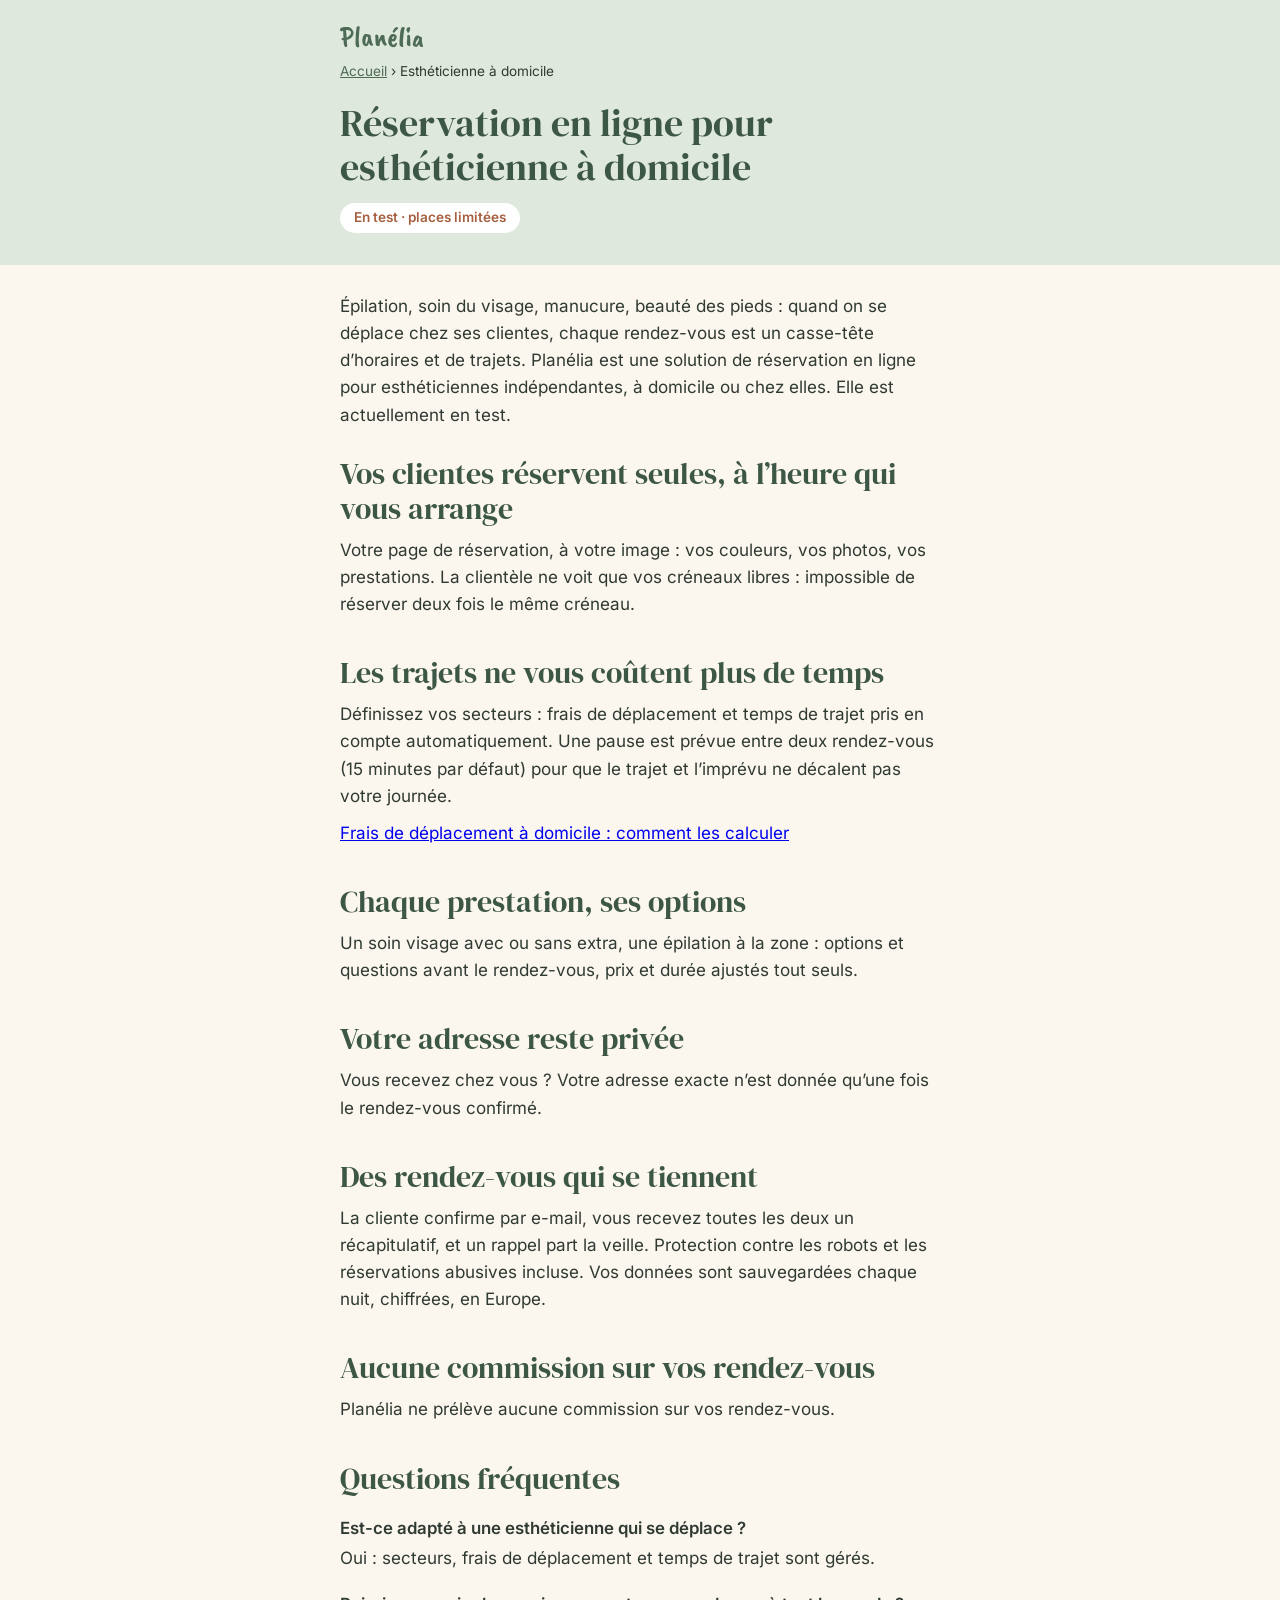
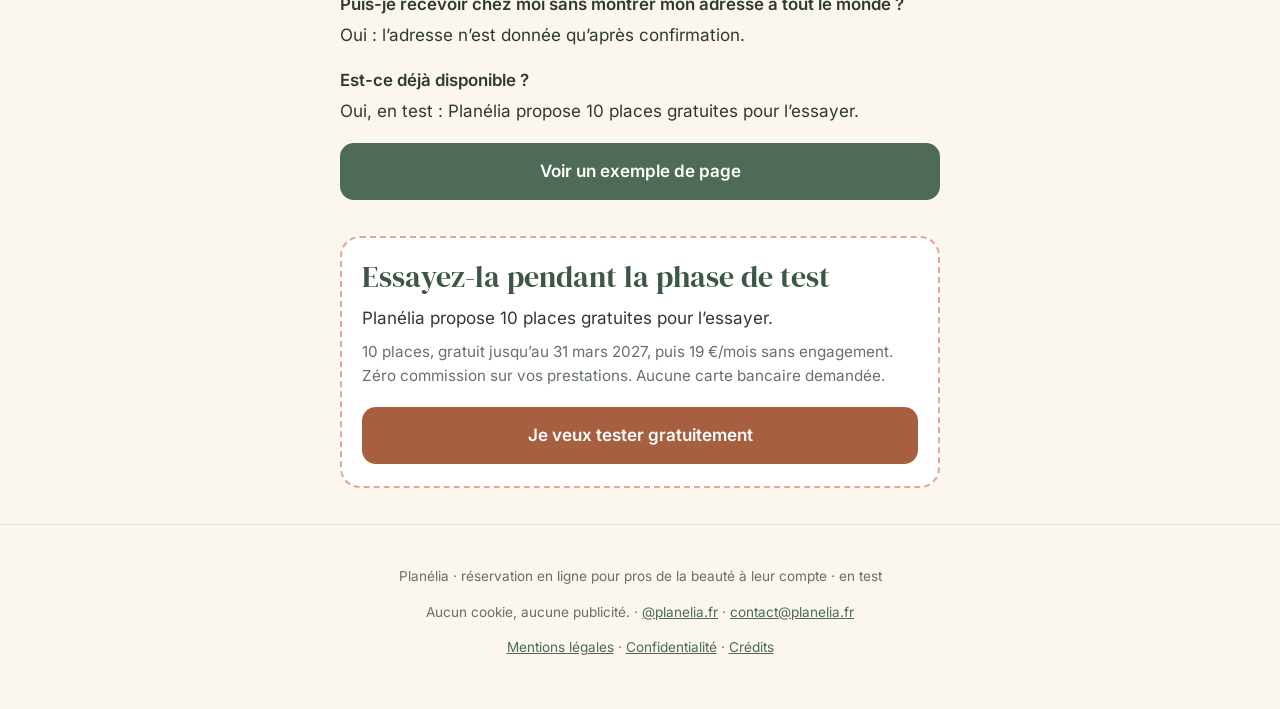
<file: reservation-estheticienne-a-domicile/index.html>
<!doctype html>
<html lang="fr">
<head>
<meta charset="utf-8">
<meta http-equiv="Content-Security-Policy" content="default-src 'self'; script-src 'self' https://static.cloudflareinsights.com; style-src 'self' 'unsafe-inline'; img-src 'self' data:; font-src 'self'; connect-src https://cloudflareinsights.com; object-src 'none'; base-uri 'none'; form-action 'none'">
<meta name="viewport" content="width=device-width, initial-scale=1">
<title>Réservation en ligne pour esthéticienne à domicile</title>
<meta name="description" content="Réservation en ligne pour esthéticienne à domicile : créneaux libres, trajets et frais de déplacement pris en compte, rappel la veille. Planélia est en test.">
<link rel="canonical" href="https://planelia.fr/reservation-estheticienne-a-domicile/">
<meta property="og:title" content="Réservation en ligne pour esthéticienne à domicile">
<meta property="og:description" content="Réservation en ligne pour esthéticienne à domicile : créneaux libres, trajets et frais de déplacement pris en compte, rappel la veille. Planélia est en test.">
<meta property="og:url" content="https://planelia.fr/reservation-estheticienne-a-domicile/">
<meta property="og:type" content="website">
<meta property="og:site_name" content="Planélia">
<meta property="og:image" content="https://planelia.fr/og.png">
<meta property="og:image:width" content="1200">
<meta property="og:image:height" content="630">
<meta name="twitter:card" content="summary_large_image">
<link rel="icon" href="../logo.png">
<link rel="stylesheet" href="../assets/fonts/polices.css">
<script type="application/ld+json">{"@context": "https://schema.org", "@type": "BreadcrumbList", "itemListElement": [{"@type": "ListItem", "position": 1, "name": "Planélia", "item": "https://planelia.fr/"}, {"@type": "ListItem", "position": 2, "name": "Esthéticienne à domicile", "item": "https://planelia.fr/reservation-estheticienne-a-domicile/"}]}</script>
<style>
:root{--sauge:#4d6b57;--sauge-clair:#dfe8dc;--creme:#fbf6ee;--terra-fonce:#a65f3f;--rose:#e8a596;--texte:#2f3a33;--doux:#66716a;--ligne:#e6dfd3}
*{box-sizing:border-box}
body{margin:0;background:var(--creme);color:var(--texte);font:17px/1.6 Inter,system-ui,sans-serif}
.contenu{max-width:640px;margin:0 auto;padding:0 20px}
header{background:var(--sauge-clair);padding:18px 0 32px}
.marque{font:400 1.8rem "Caveat Brush",cursive;color:var(--sauge);text-decoration:none}
.fil{font-size:.85rem;color:var(--texte);margin:6px 0 0}
.fil a{color:var(--sauge)}
h1,h2{font-family:"DM Serif Display",Georgia,serif;font-weight:400;color:#3d5746;line-height:1.15}
h1{font-size:2.4rem;margin:18px 0 0}
h2{font-size:1.9rem;margin:0 0 10px}
h3{font-size:1.05rem;margin:18px 0 4px}
.intro{margin:28px 0 0}
section p{margin:0 0 10px}
section{padding:28px 0 0}
.etiquette{display:inline-block;background:#fff;color:var(--terra-fonce);border-radius:99px;padding:4px 14px;font-size:.85rem;font-weight:600;margin-top:14px}
.btn{display:block;text-align:center;text-decoration:none;font-weight:600;border-radius:14px;padding:15px;margin-top:18px;background:var(--sauge);color:#fff}
.btn.terra{background:var(--terra-fonce)}
.test{background:#fff;border:2px dashed var(--rose);border-radius:20px;padding:22px 20px;margin:36px 0}
.test p{margin:8px 0}
.prix{font-size:.95rem;color:var(--doux)}
footer{text-align:center;color:var(--doux);font-size:.85rem;padding:28px 20px 36px;border-top:1px solid var(--ligne)}
footer a{color:var(--sauge)}
/* Reflet sur « Je veux tester gratuitement » (comme « Je veux une place », Renzo 11/11) : CSS seul, rien si mouvement réduit, aucun décalage (transform sur un calque sous le texte) */
.brille{position:relative;overflow:hidden;isolation:isolate}
@media (prefers-reduced-motion:no-preference){.brille::after{content:"";position:absolute;inset:0;z-index:-1;pointer-events:none;background:linear-gradient(105deg,transparent 30%,rgba(255,255,255,.38) 50%,transparent 70%);transform:translateX(-130%);animation:brille 3.6s ease-in-out 1s infinite}}
@keyframes brille{0%{transform:translateX(-130%)}30%,100%{transform:translateX(130%)}}
</style>
</head>
<body>
<header>
  <div class="contenu">
    <a class="marque" href="../">Planélia</a>
    <p class="fil"><a href="../">Accueil</a> › Esthéticienne à domicile</p>
    <h1>Réservation en ligne pour esthéticienne à domicile</h1>
    <span class="etiquette">En test · places limitées</span>
  </div>
</header>

<main class="contenu">
  <p class="intro">Épilation, soin du visage, manucure, beauté des pieds : quand on se déplace chez ses clientes, chaque rendez-vous est un casse-tête d’horaires et de trajets. Planélia est une solution de réservation en ligne pour esthéticiennes indépendantes, à domicile ou chez elles. Elle est actuellement en test.</p>
  <section>
    <h2>Vos clientes réservent seules, à l’heure qui vous arrange</h2>
    <p>Votre page de réservation, à votre image : vos couleurs, vos photos, vos prestations. La clientèle ne voit que vos créneaux libres : impossible de réserver deux fois le même créneau.</p>
  </section>
  <section>
    <h2>Les trajets ne vous coûtent plus de temps</h2>
    <p>Définissez vos secteurs : frais de déplacement et temps de trajet pris en compte automatiquement. Une pause est prévue entre deux rendez-vous (15 minutes par défaut) pour que le trajet et l’imprévu ne décalent pas votre journée.</p>
    <p><a href="../frais-de-deplacement-domicile/">Frais de déplacement à domicile : comment les calculer</a></p>
  </section>
  <section>
    <h2>Chaque prestation, ses options</h2>
    <p>Un soin visage avec ou sans extra, une épilation à la zone : options et questions avant le rendez-vous, prix et durée ajustés tout seuls.</p>
  </section>
  <section>
    <h2>Votre adresse reste privée</h2>
    <p>Vous recevez chez vous ? Votre adresse exacte n’est donnée qu’une fois le rendez-vous confirmé.</p>
  </section>
  <section>
    <h2>Des rendez-vous qui se tiennent</h2>
    <p>La cliente confirme par e-mail, vous recevez toutes les deux un récapitulatif, et un rappel part la veille. Protection contre les robots et les réservations abusives incluse. Vos données sont sauvegardées chaque nuit, chiffrées, en Europe.</p>
  </section>
  <section>
    <h2>Aucune commission sur vos rendez-vous</h2>
    <p>Planélia ne prélève aucune commission sur vos rendez-vous.</p>
  </section>
  <section>
    <h2>Questions fréquentes</h2>
    <h3>Est-ce adapté à une esthéticienne qui se déplace ?</h3>
    <p>Oui : secteurs, frais de déplacement et temps de trajet sont gérés.</p>
    <h3>Puis-je recevoir chez moi sans montrer mon adresse à tout le monde ?</h3>
    <p>Oui : l’adresse n’est donnée qu’après confirmation.</p>
    <h3>Est-ce déjà disponible ?</h3>
    <p>Oui, en test : Planélia propose 10 places gratuites pour l’essayer.</p>
  </section>
  <a class="btn" href="../demo/index.html">Voir un exemple de page</a>

  <div class="test">
    <h2>Essayez-la pendant la phase de test</h2>
    <p>Planélia propose 10 places gratuites pour l’essayer.</p>
    <p class="prix">10 places, gratuit jusqu’au 31 mars 2027, puis 19&nbsp;€/mois sans engagement. Zéro commission sur vos prestations. Aucune carte bancaire demandée.</p>
    <a class="btn terra brille" href="https://rdv.planelia.fr/pro/?creer" rel="noopener">Je veux tester gratuitement</a>
  </div>
</main>

<footer>
  <p>Planélia · réservation en ligne pour pros de la beauté à leur compte · en test</p>
  <p>Aucun cookie, aucune publicité. · <a href="https://www.instagram.com/planelia.fr/" rel="noopener">@planelia.fr</a> · <a href="mailto:contact@planelia.fr">contact@planelia.fr</a></p>
  <p><a href="../mentions-legales.html">Mentions légales</a> · <a href="../confidentialite.html">Confidentialité</a> · <a href="../credits.html">Crédits</a></p>
</footer>
<script defer src="https://static.cloudflareinsights.com/beacon.min.js" data-cf-beacon='{"token": "97c04b8fa79a458eb1ad6857334ec16c"}'></script>
</body>
</html>
</file>
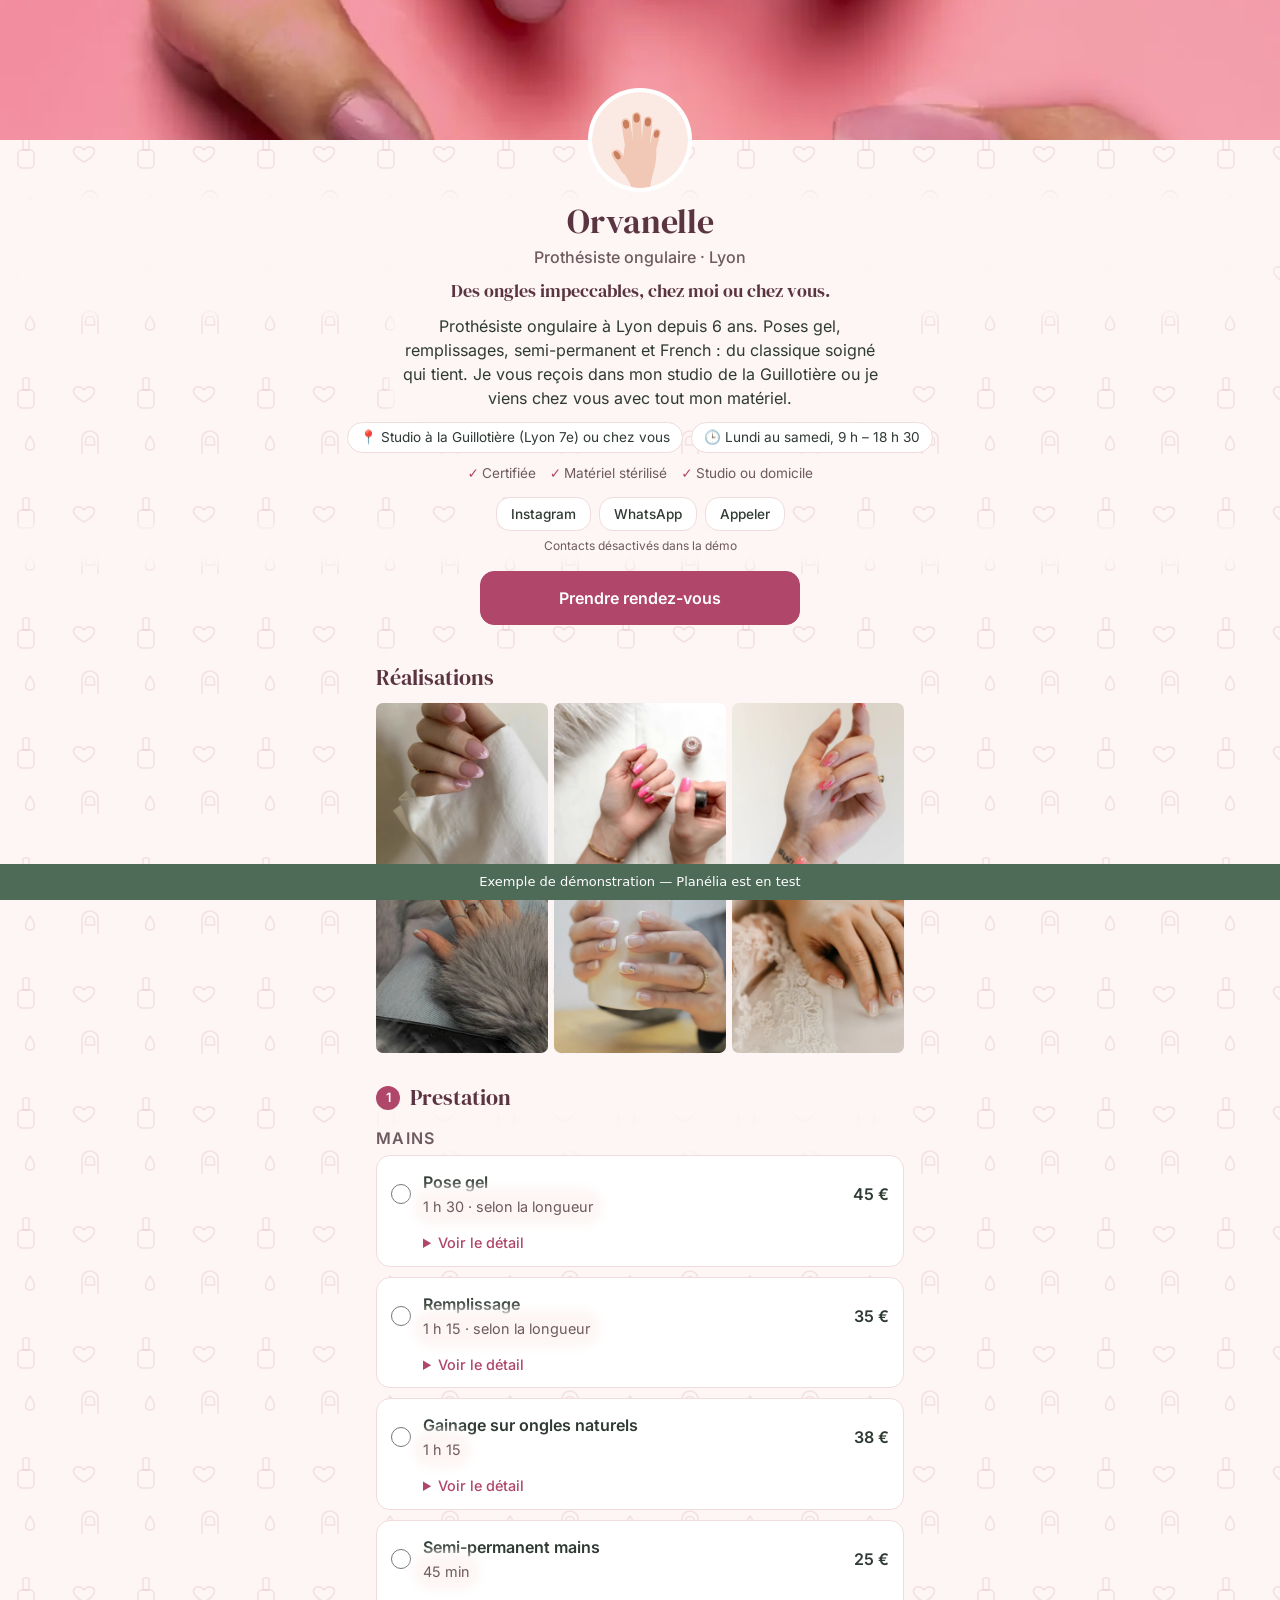
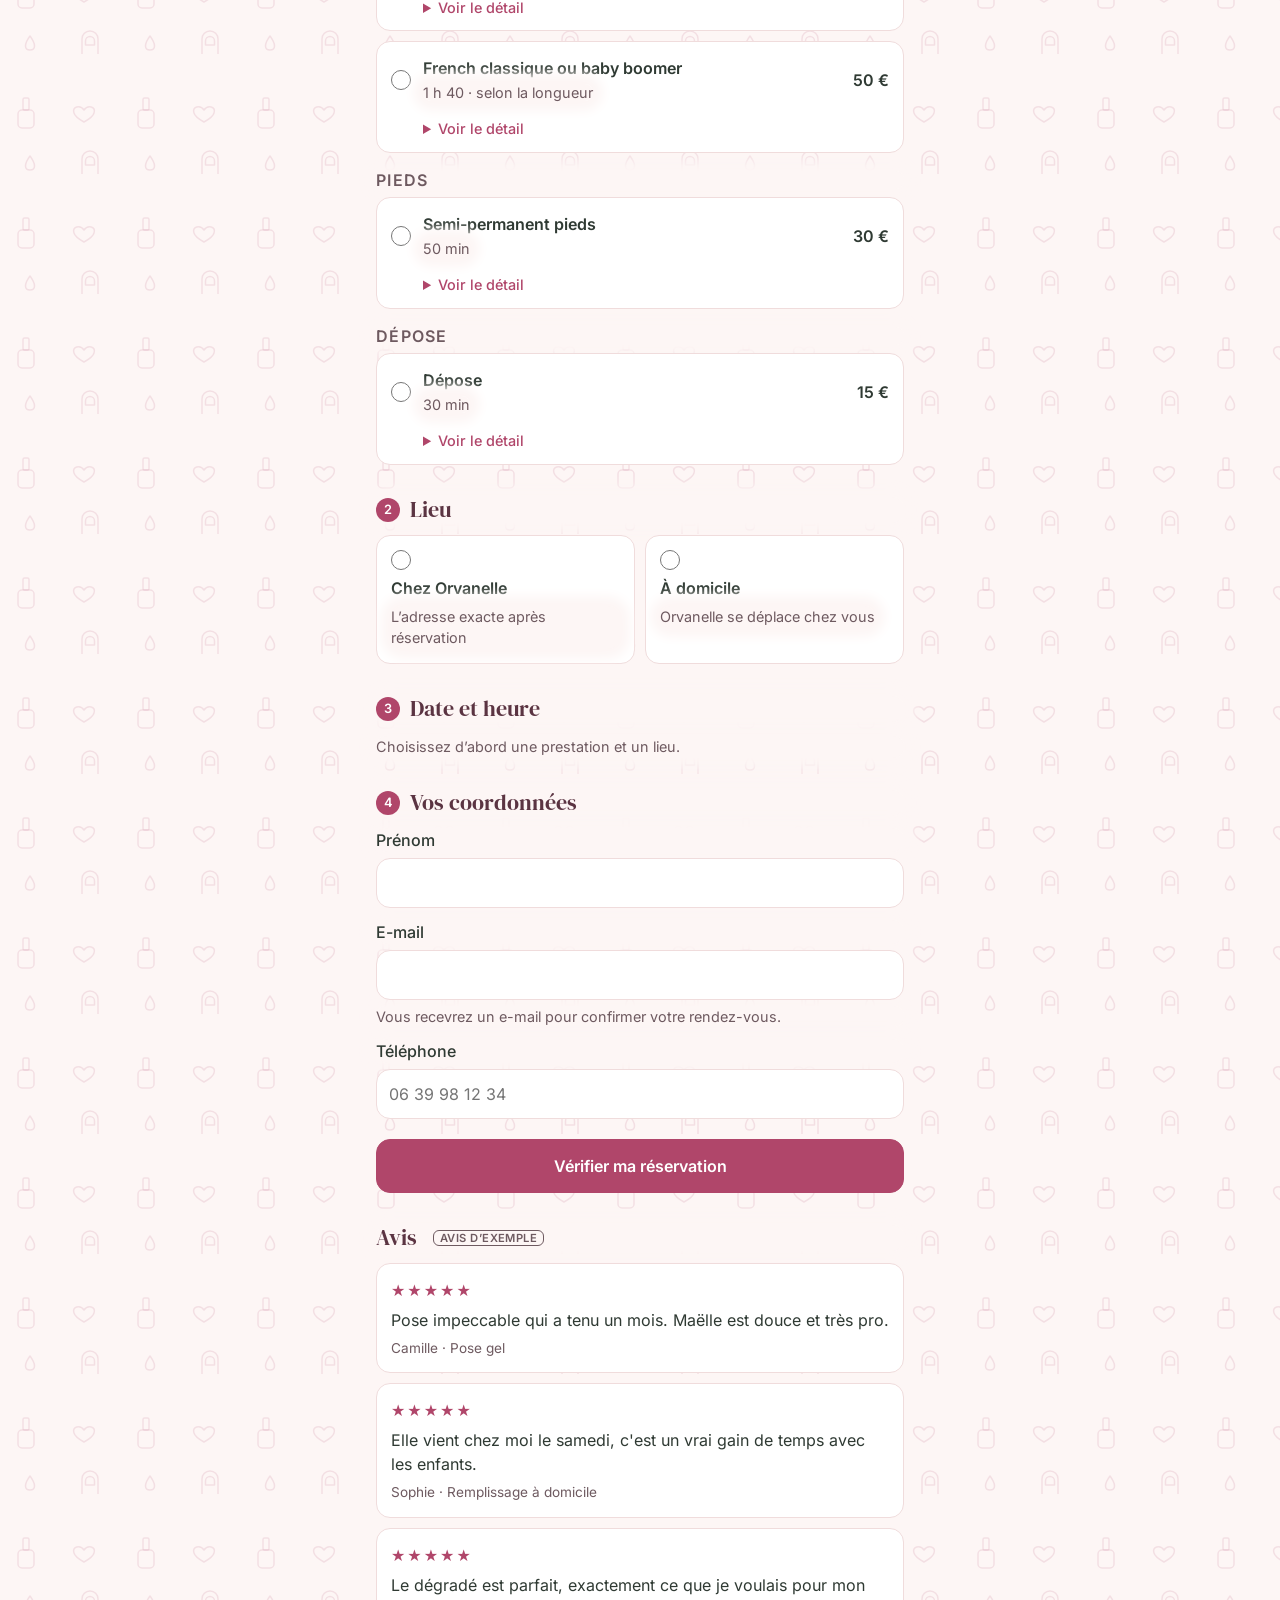
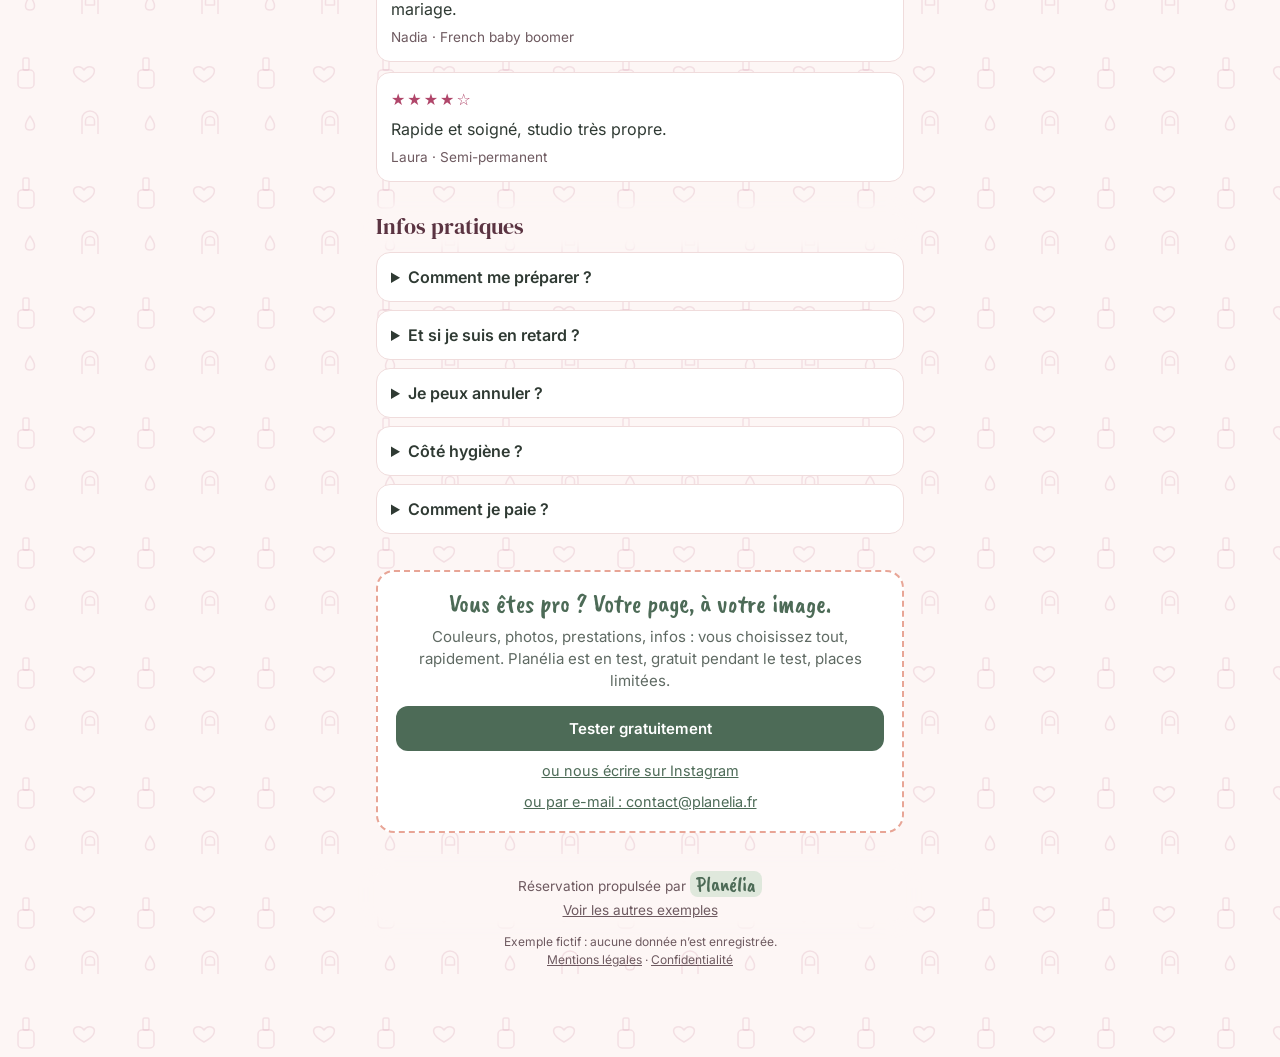
<file: demo/lea/index.html>
<!doctype html>
<html lang="fr">
<head>
<meta charset="utf-8">
<meta http-equiv="Content-Security-Policy" content="default-src 'self'; script-src 'self' https://static.cloudflareinsights.com; style-src 'self' 'unsafe-inline'; img-src 'self' data:; font-src 'self'; connect-src https://cloudflareinsights.com; object-src 'none'; base-uri 'none'; form-action 'none'">
<meta name="viewport" content="width=device-width, initial-scale=1">
<meta name="robots" content="noindex">
<title>Réserver</title>
<meta property="og:title" content="Exemple de page de réservation — Planélia">
<meta property="og:description" content="Une page à votre nom, à votre image : votre clientèle réserve en ligne, chez vous ou à domicile.">
<meta property="og:url" content="https://planelia.fr/demo/lea/">
<meta property="og:type" content="website">
<meta property="og:site_name" content="Planélia">
<meta property="og:image" content="https://planelia.fr/og.png">
<meta property="og:image:width" content="1200">
<meta property="og:image:height" content="630">
<meta name="twitter:card" content="summary_large_image">
<link rel="icon" href="../../logo.png">
<link rel="stylesheet" href="../../assets/fonts/polices.css">
<link rel="stylesheet" href="../assets/moteur.css">
</head>
<body>
<script src="contenu.js"></script>
<script src="reglages.js"></script>
<script src="../assets/moteur.js"></script>
<script defer src="https://static.cloudflareinsights.com/beacon.min.js" data-cf-beacon='{"token": "97c04b8fa79a458eb1ad6857334ec16c"}'></script>
</body>
</html>
</file>
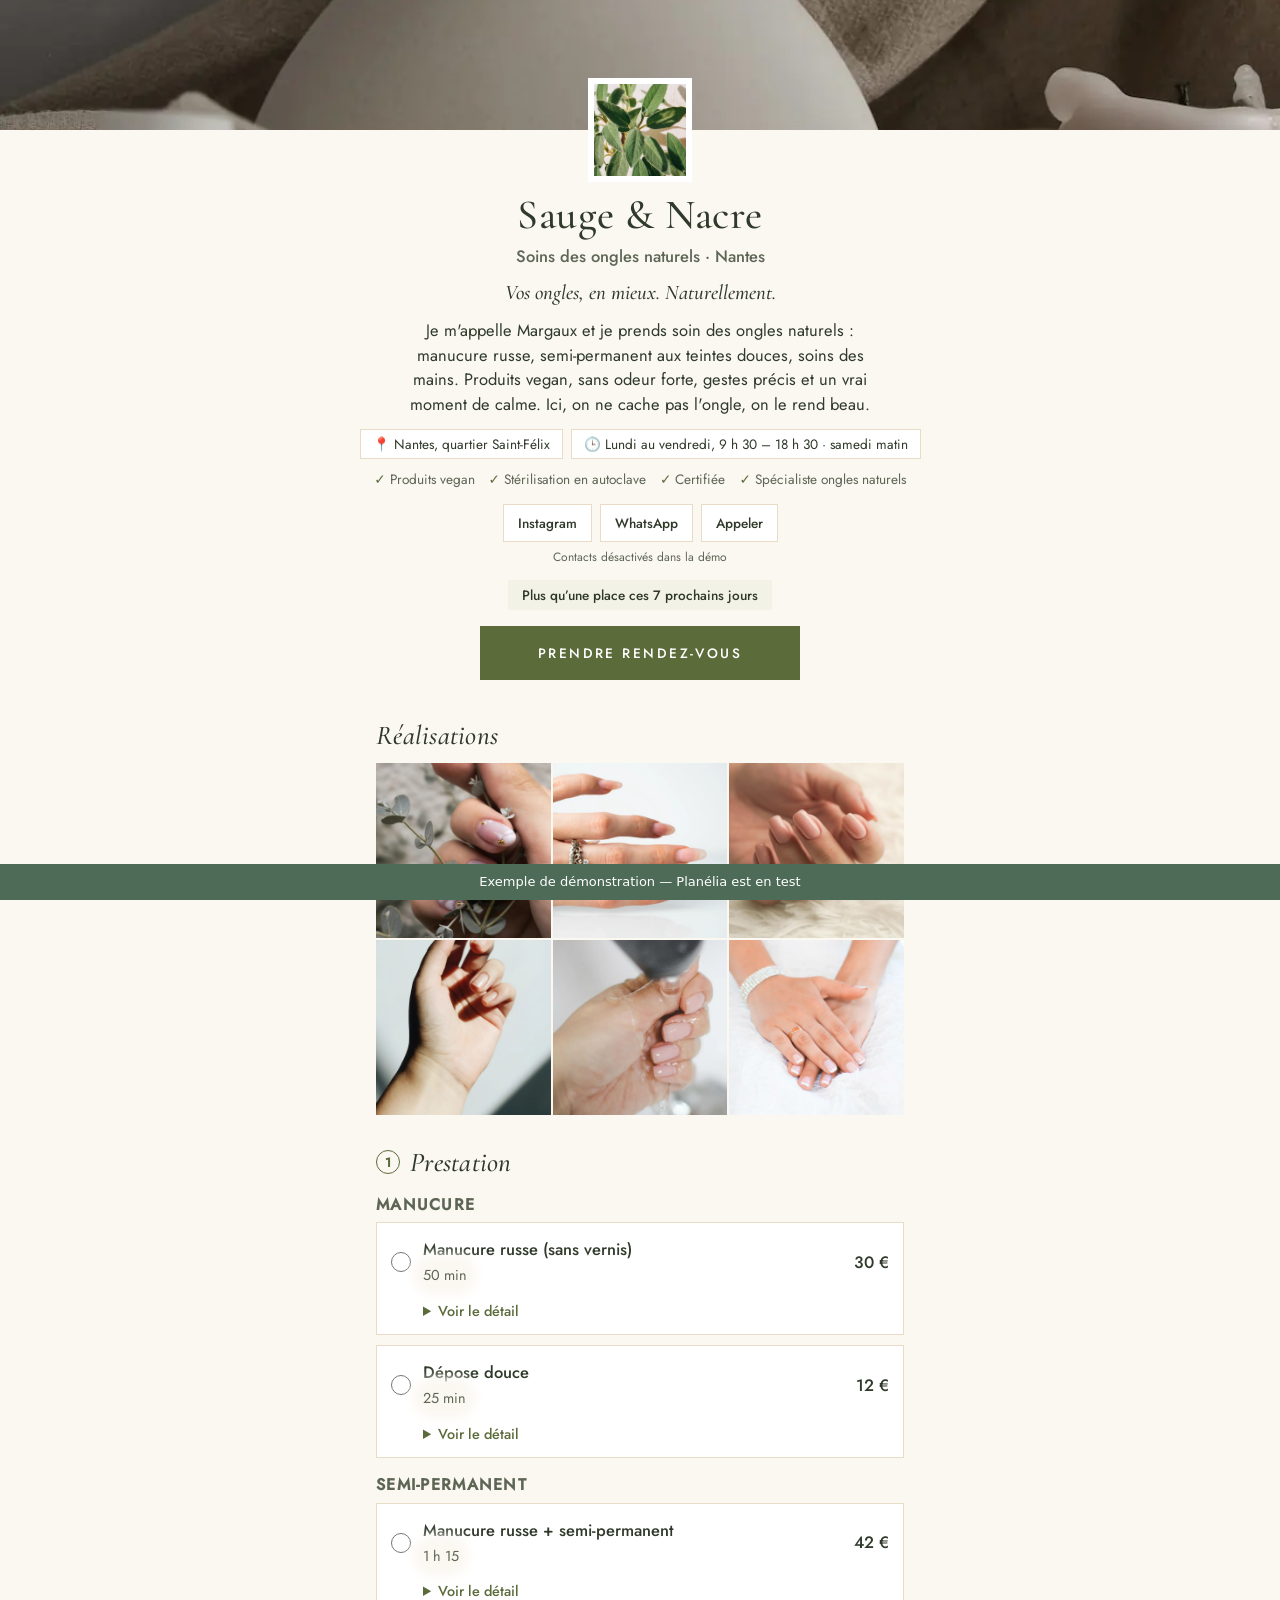
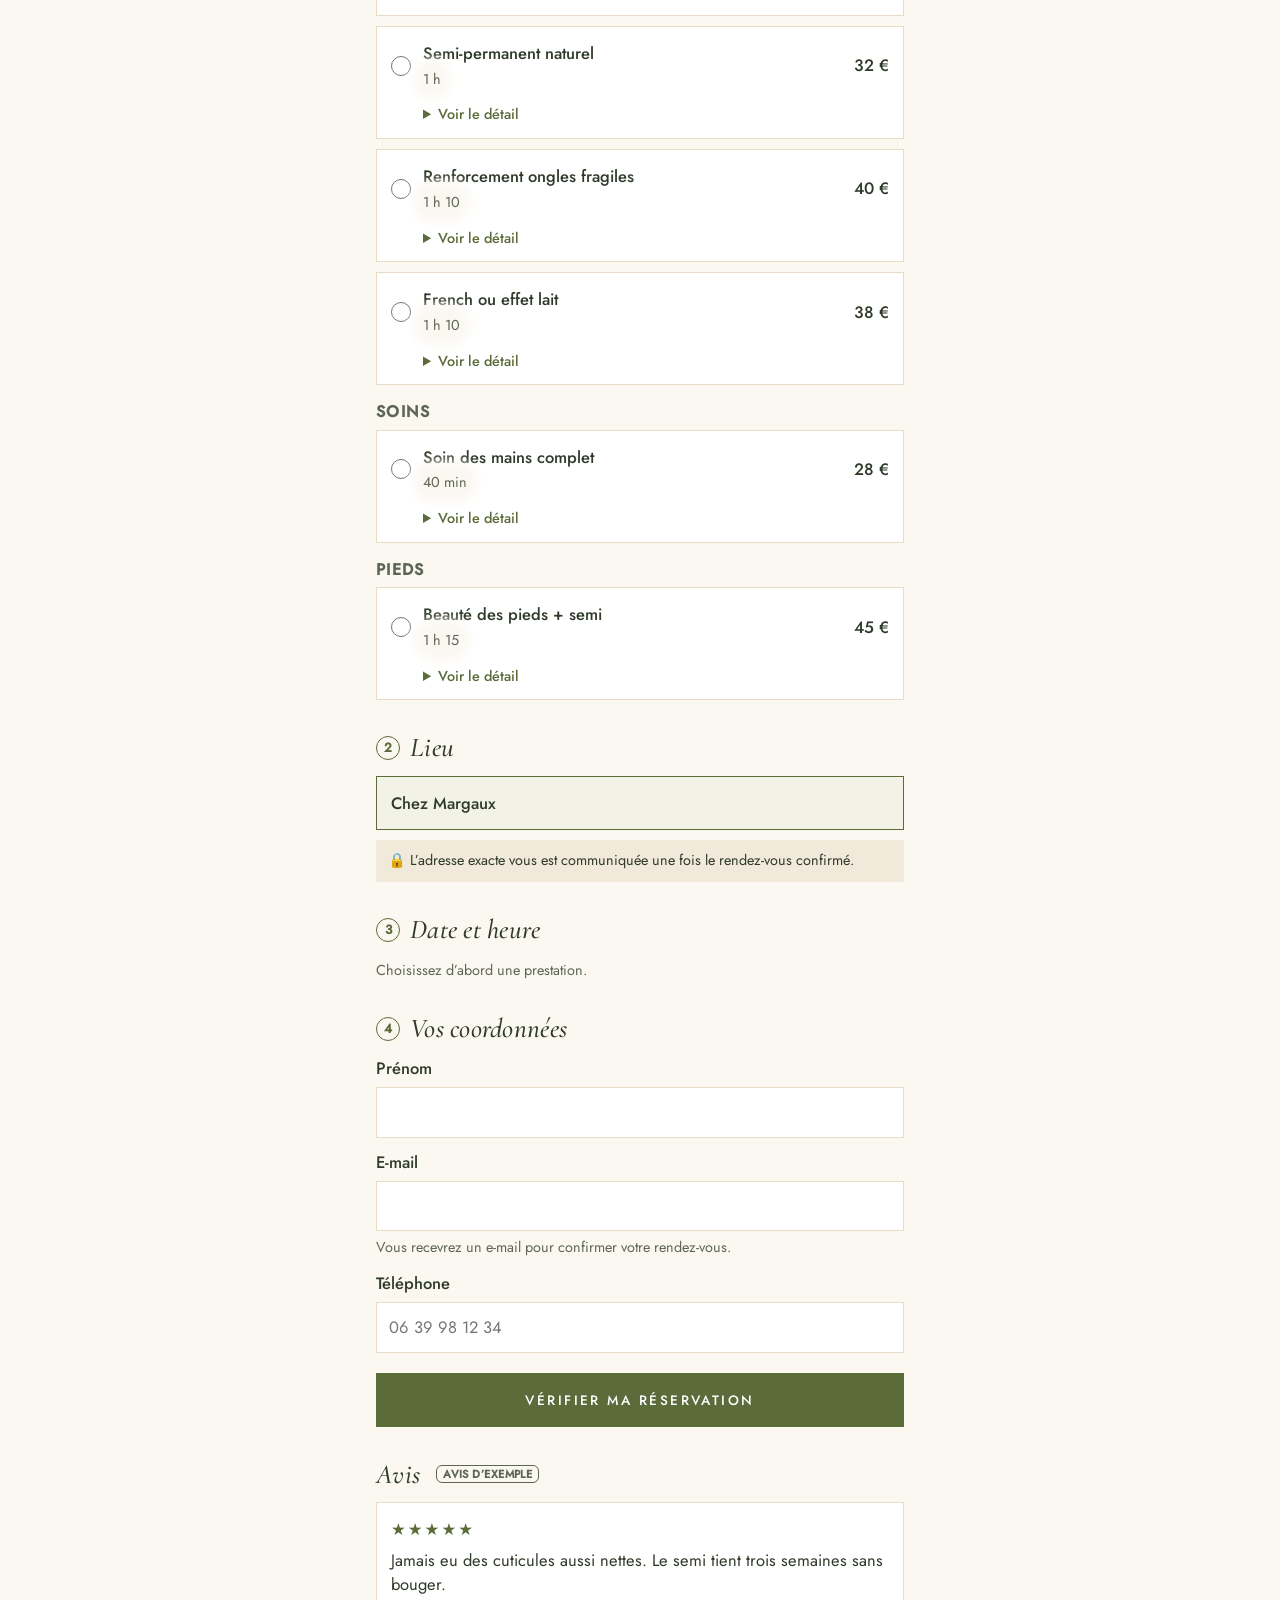
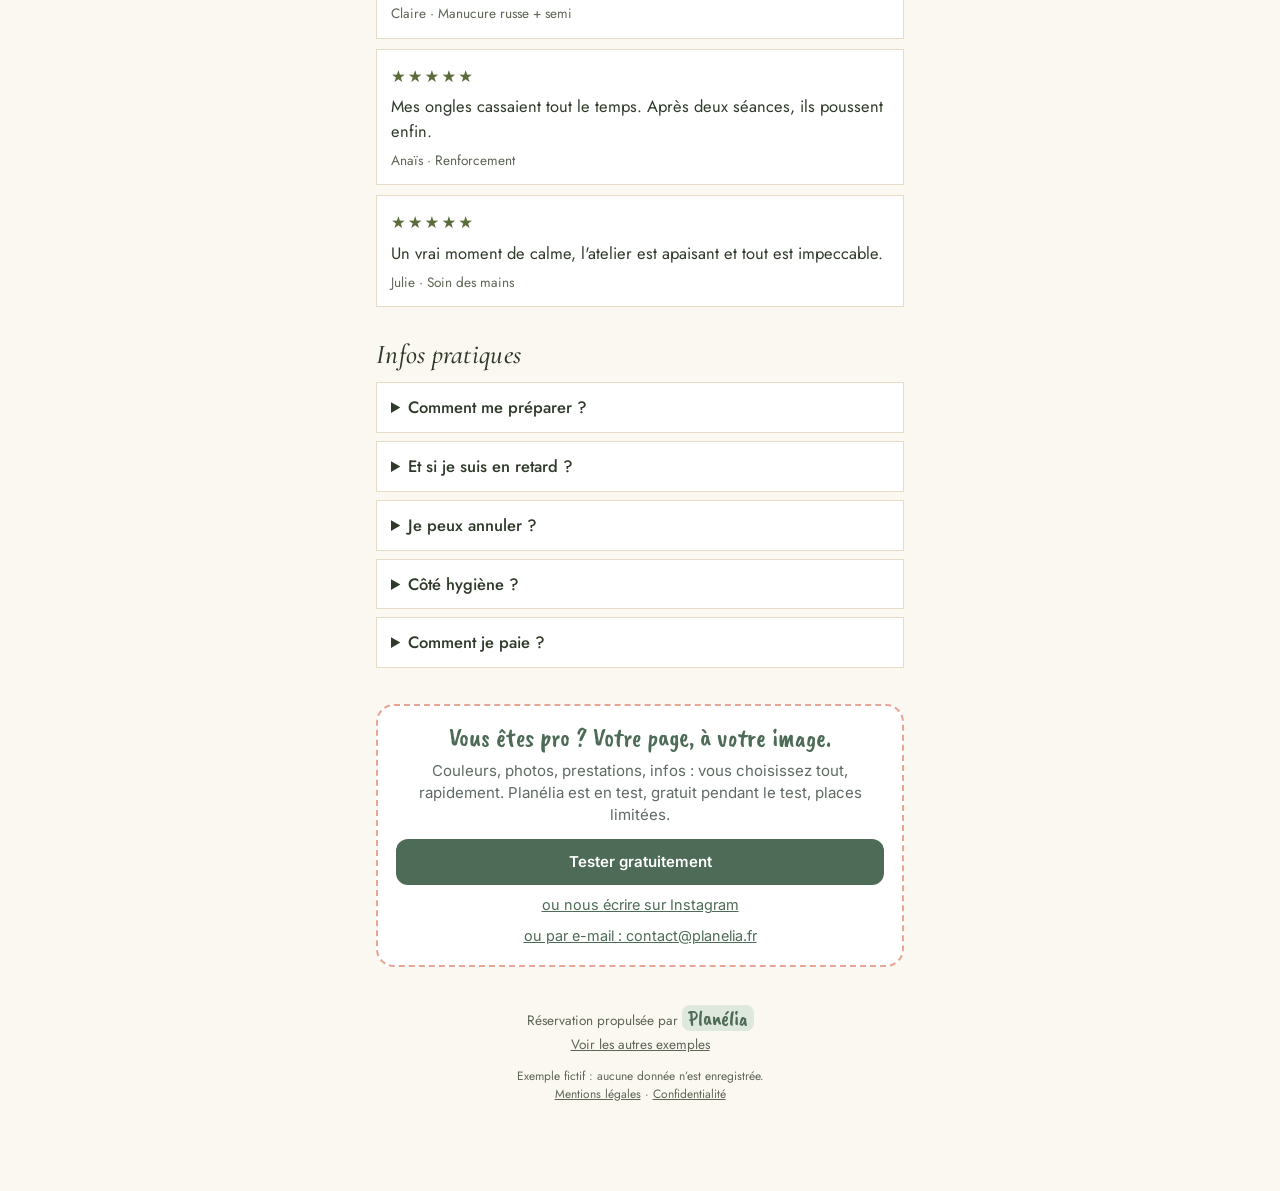
<file: demo/olive/index.html>
<!doctype html>
<html lang="fr">
<head>
<meta charset="utf-8">
<meta http-equiv="Content-Security-Policy" content="default-src 'self'; script-src 'self' https://static.cloudflareinsights.com; style-src 'self' 'unsafe-inline'; img-src 'self' data:; font-src 'self'; connect-src https://cloudflareinsights.com; object-src 'none'; base-uri 'none'; form-action 'none'">
<meta name="viewport" content="width=device-width, initial-scale=1">
<meta name="robots" content="noindex">
<title>Réserver</title>
<meta property="og:title" content="Exemple de page de réservation — Planélia">
<meta property="og:description" content="Une page à votre nom, à votre image : votre clientèle réserve en ligne, chez vous ou à domicile.">
<meta property="og:url" content="https://planelia.fr/demo/olive/">
<meta property="og:type" content="website">
<meta property="og:site_name" content="Planélia">
<meta property="og:image" content="https://planelia.fr/og.png">
<meta property="og:image:width" content="1200">
<meta property="og:image:height" content="630">
<meta name="twitter:card" content="summary_large_image">
<link rel="icon" href="../../logo.png">
<link rel="stylesheet" href="../../assets/fonts/polices.css">
<link rel="stylesheet" href="../assets/moteur.css">
</head>
<body>
<script src="contenu.js"></script>
<script src="reglages.js"></script>
<script src="../assets/moteur.js"></script>
<script defer src="https://static.cloudflareinsights.com/beacon.min.js" data-cf-beacon='{"token": "97c04b8fa79a458eb1ad6857334ec16c"}'></script>
</body>
</html>
</file>
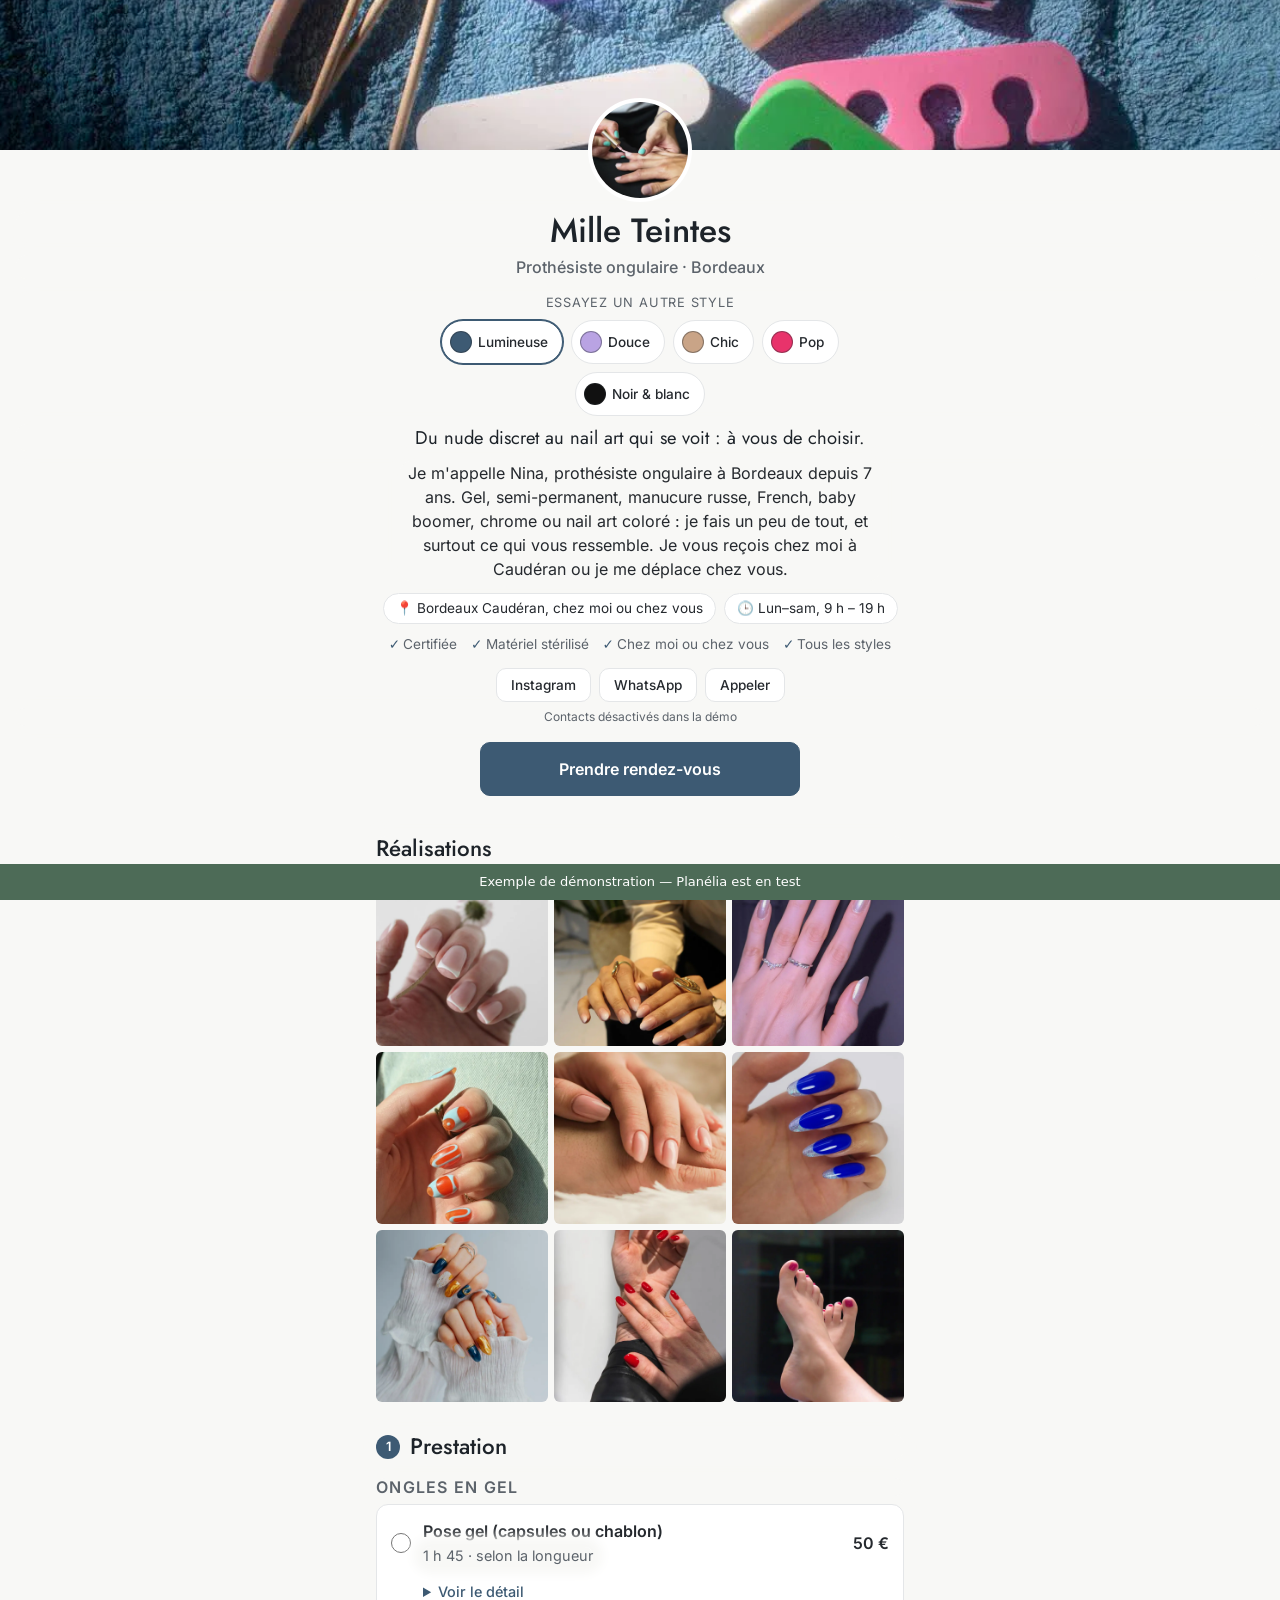
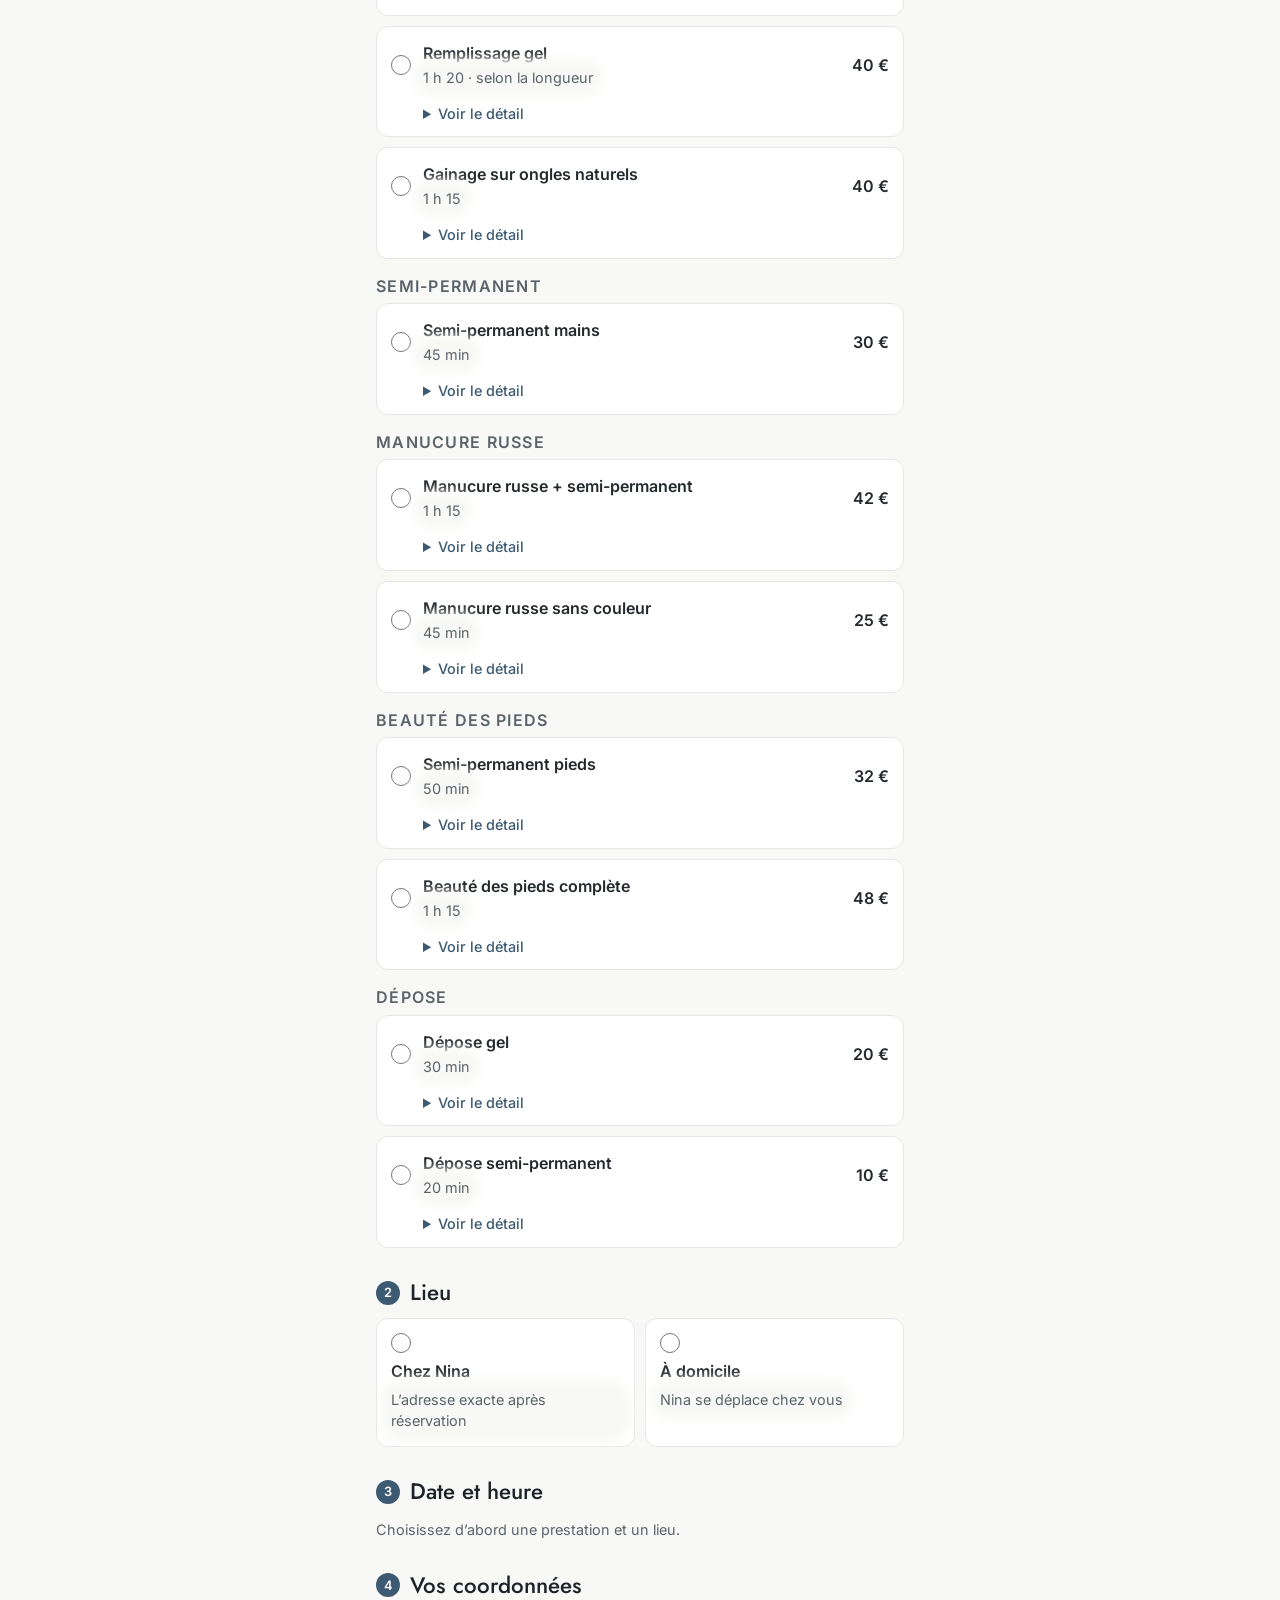
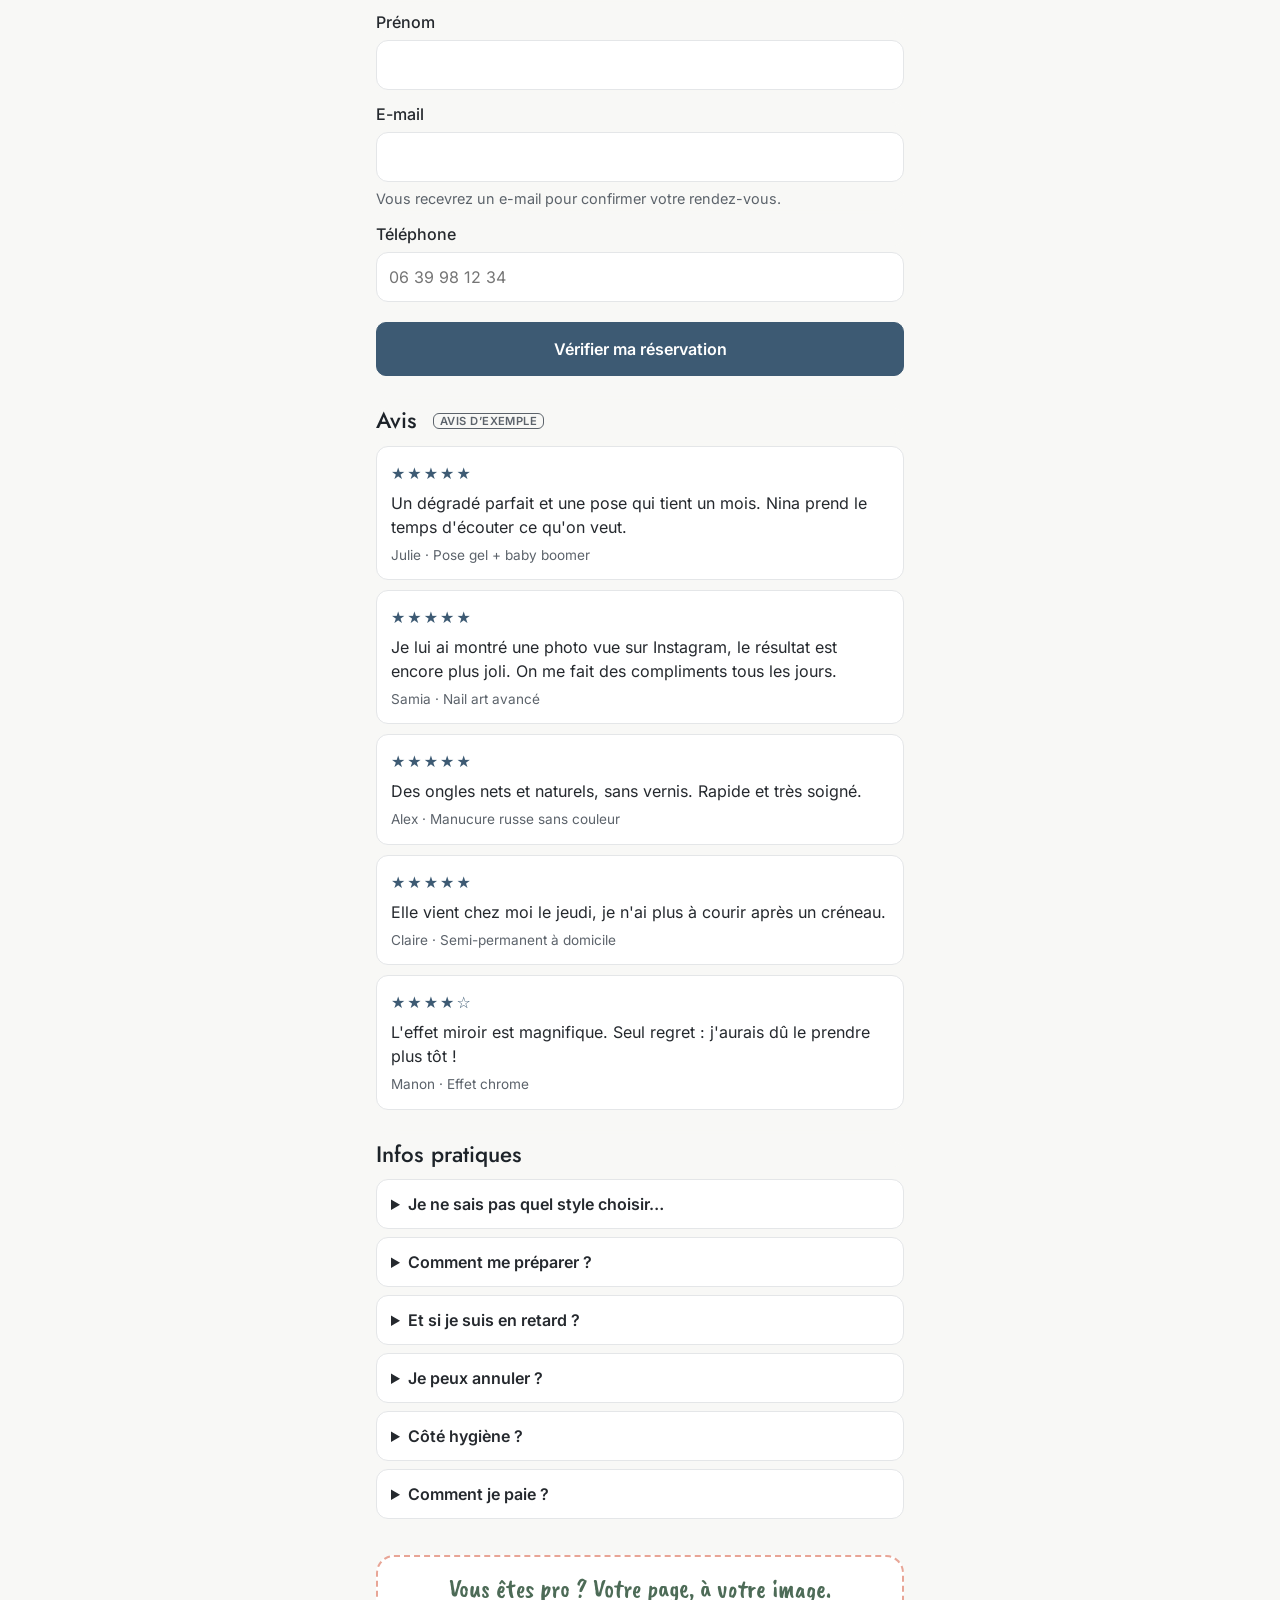
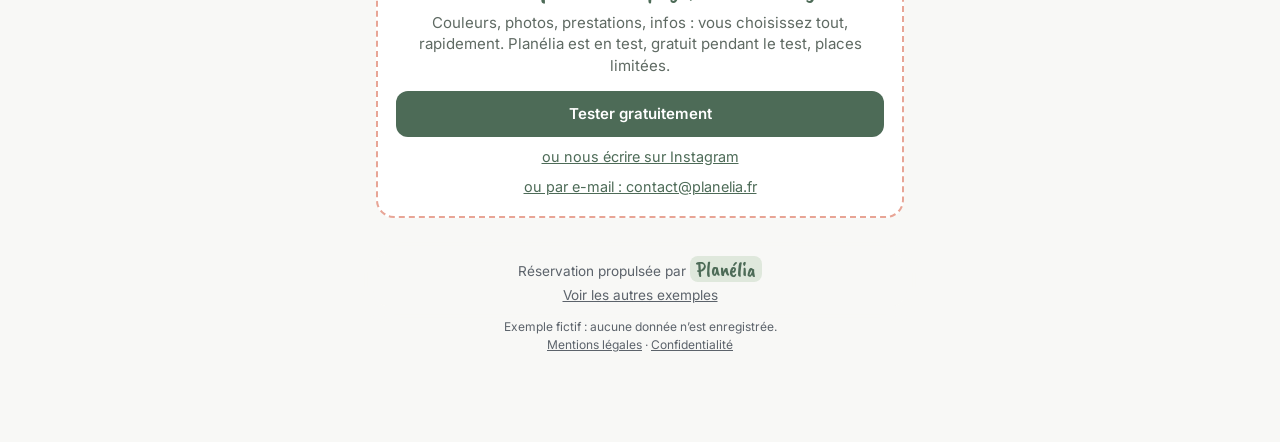
<file: demo/polyvalente/index.html>
<!doctype html>
<html lang="fr">
<head>
<meta charset="utf-8">
<meta http-equiv="Content-Security-Policy" content="default-src 'self'; script-src 'self' https://static.cloudflareinsights.com; style-src 'self' 'unsafe-inline'; img-src 'self' data:; font-src 'self'; connect-src https://cloudflareinsights.com; object-src 'none'; base-uri 'none'; form-action 'none'">
<meta name="viewport" content="width=device-width, initial-scale=1">
<meta name="robots" content="noindex">
<title>Réserver</title>
<meta property="og:title" content="Exemple de page de réservation — Planélia">
<meta property="og:description" content="Une page à votre nom, à votre image : votre clientèle réserve en ligne, chez vous ou à domicile.">
<meta property="og:url" content="https://planelia.fr/demo/polyvalente/">
<meta property="og:type" content="website">
<meta property="og:site_name" content="Planélia">
<meta property="og:image" content="https://planelia.fr/og.png">
<meta property="og:image:width" content="1200">
<meta property="og:image:height" content="630">
<meta name="twitter:card" content="summary_large_image">
<link rel="icon" href="../../logo.png">
<link rel="stylesheet" href="../../assets/fonts/polices.css">
<link rel="stylesheet" href="../assets/moteur.css">
</head>
<body>
<script src="contenu.js"></script>
<script src="reglages.js"></script>
<script src="../assets/moteur.js"></script>
<script defer src="https://static.cloudflareinsights.com/beacon.min.js" data-cf-beacon='{"token": "97c04b8fa79a458eb1ad6857334ec16c"}'></script>
</body>
</html>
</file>
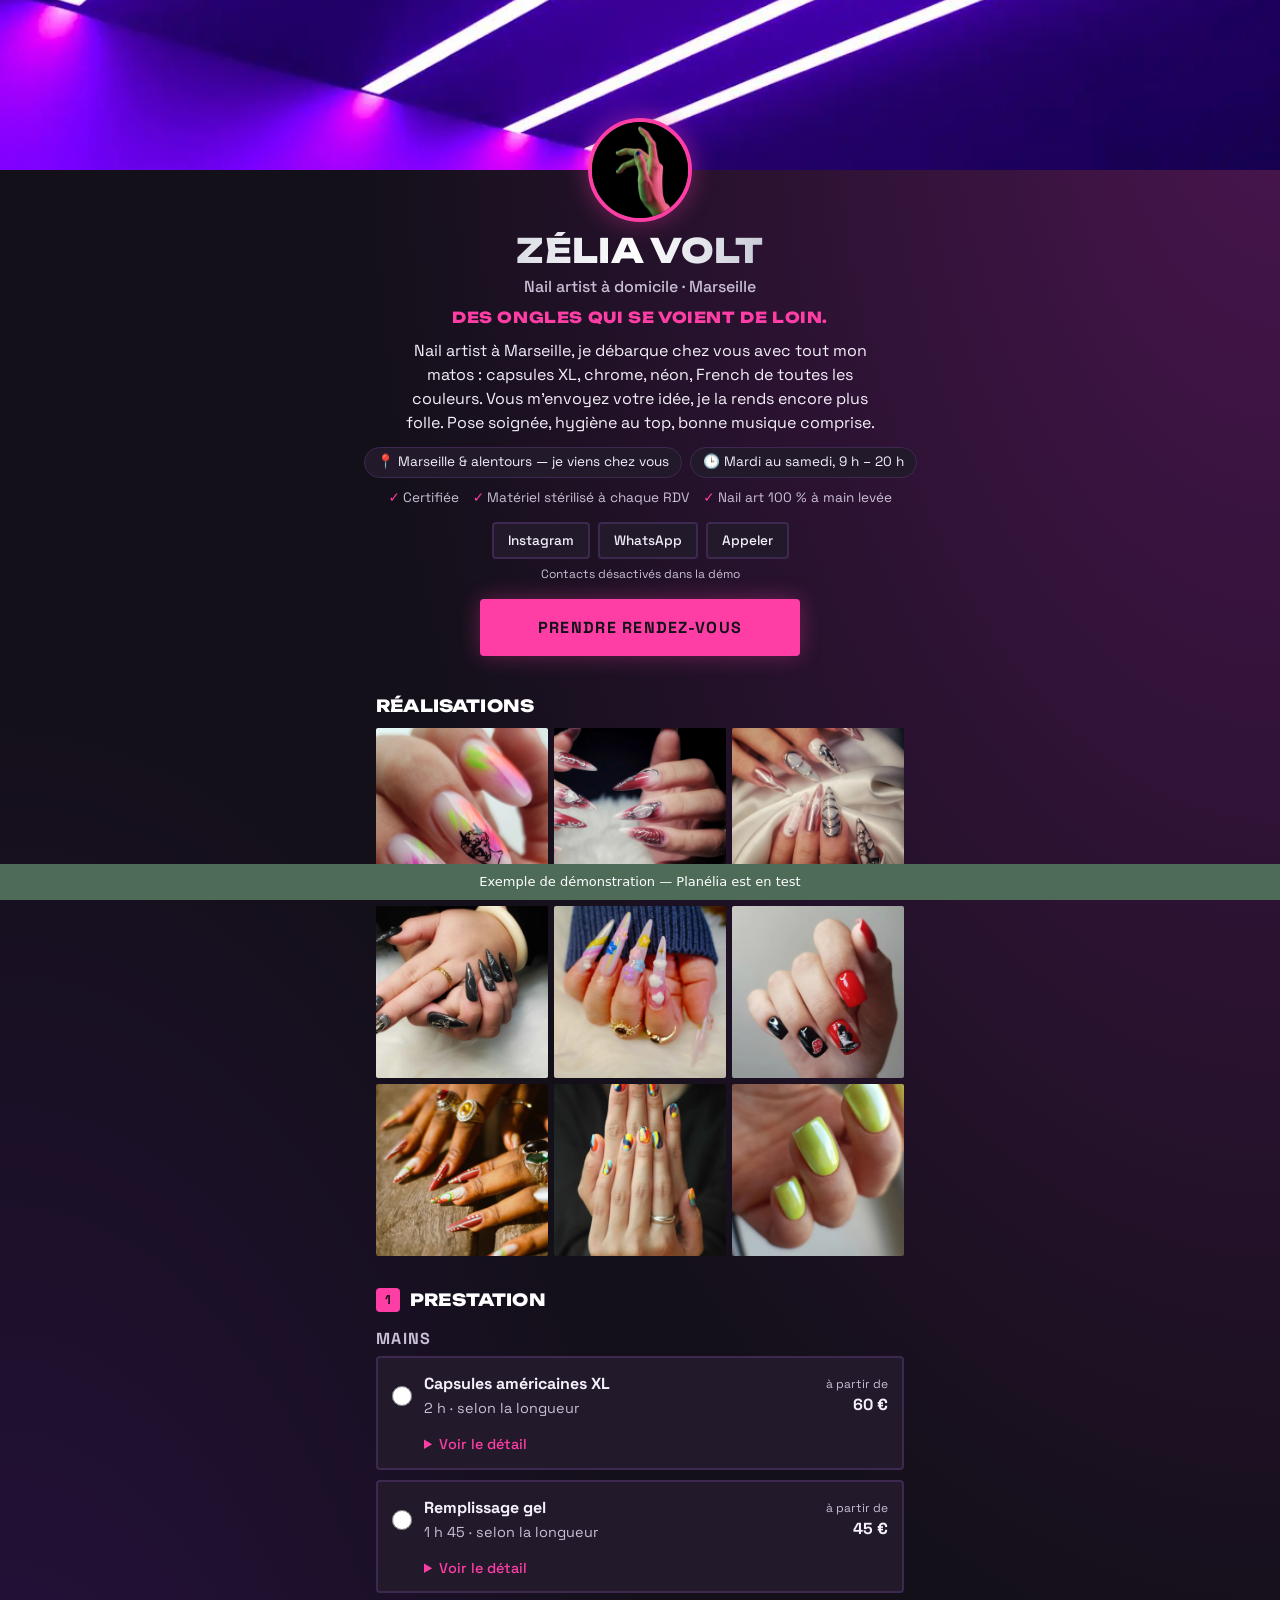
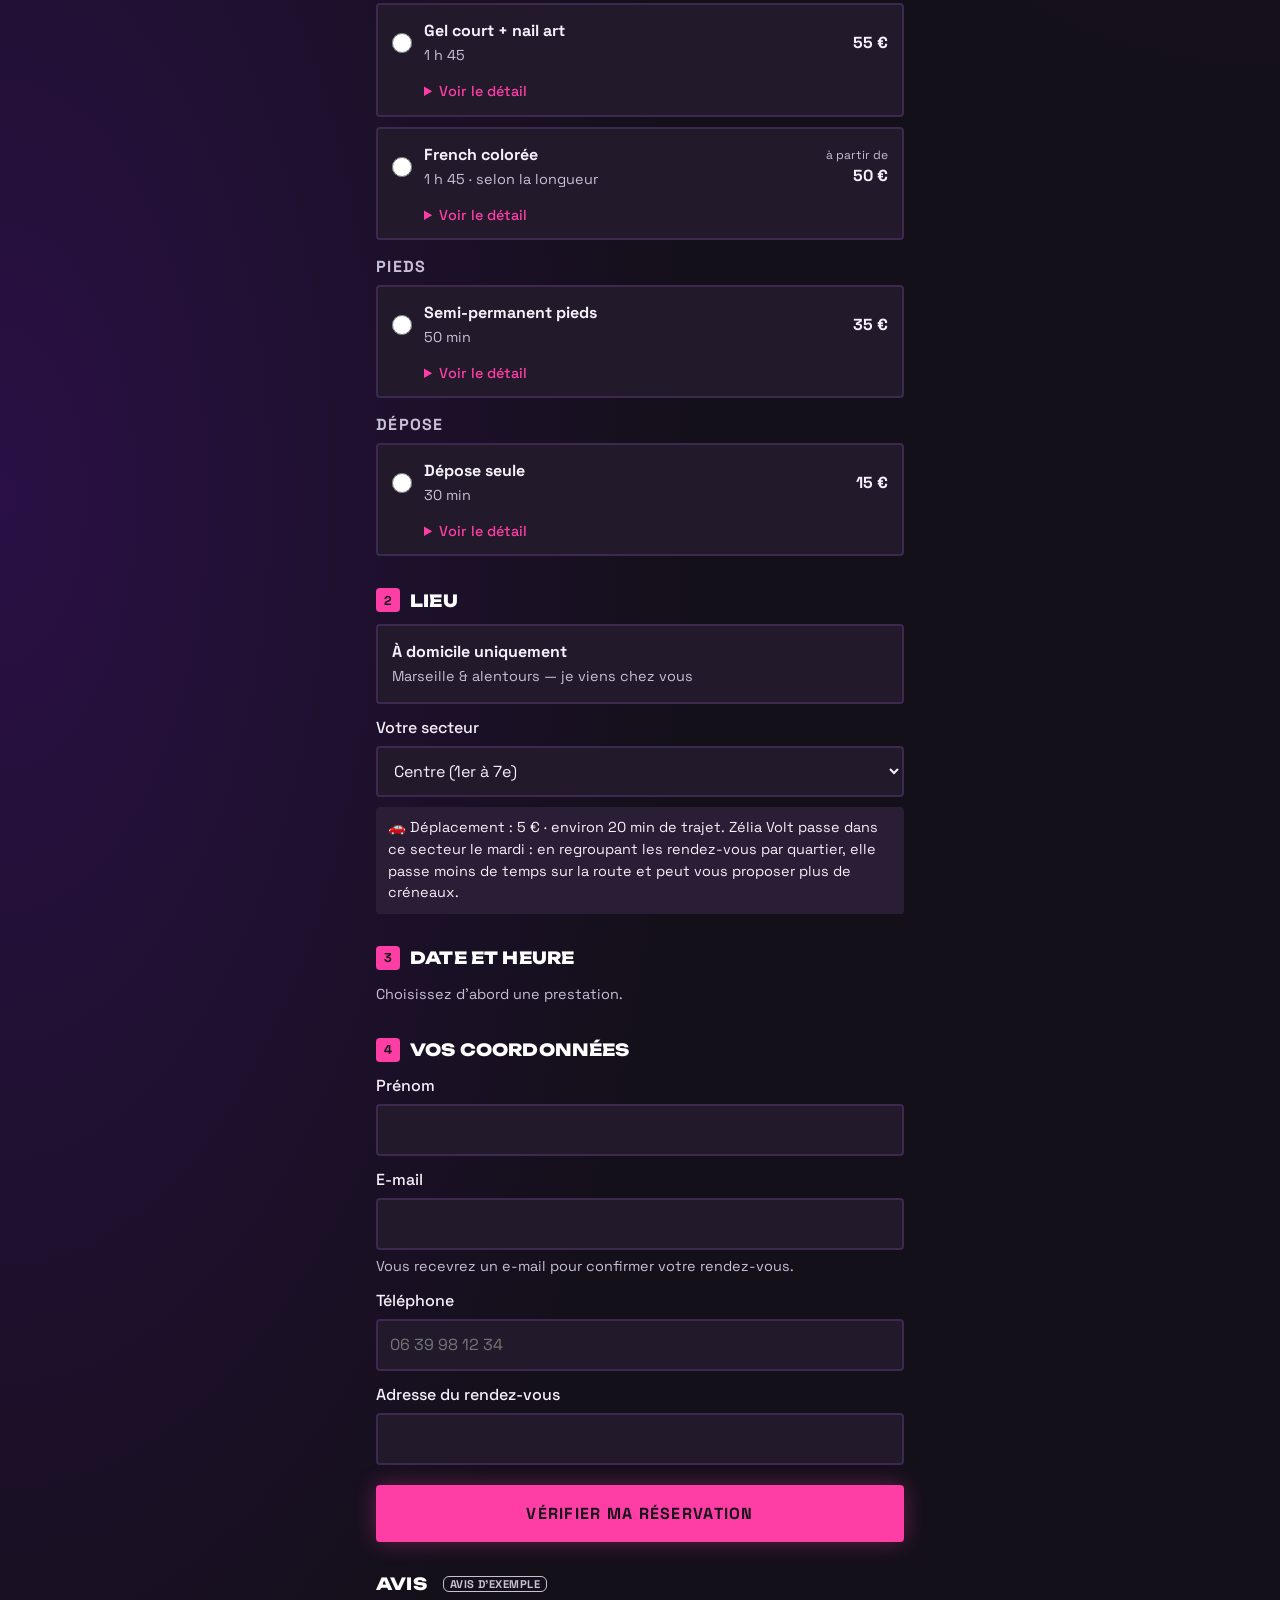
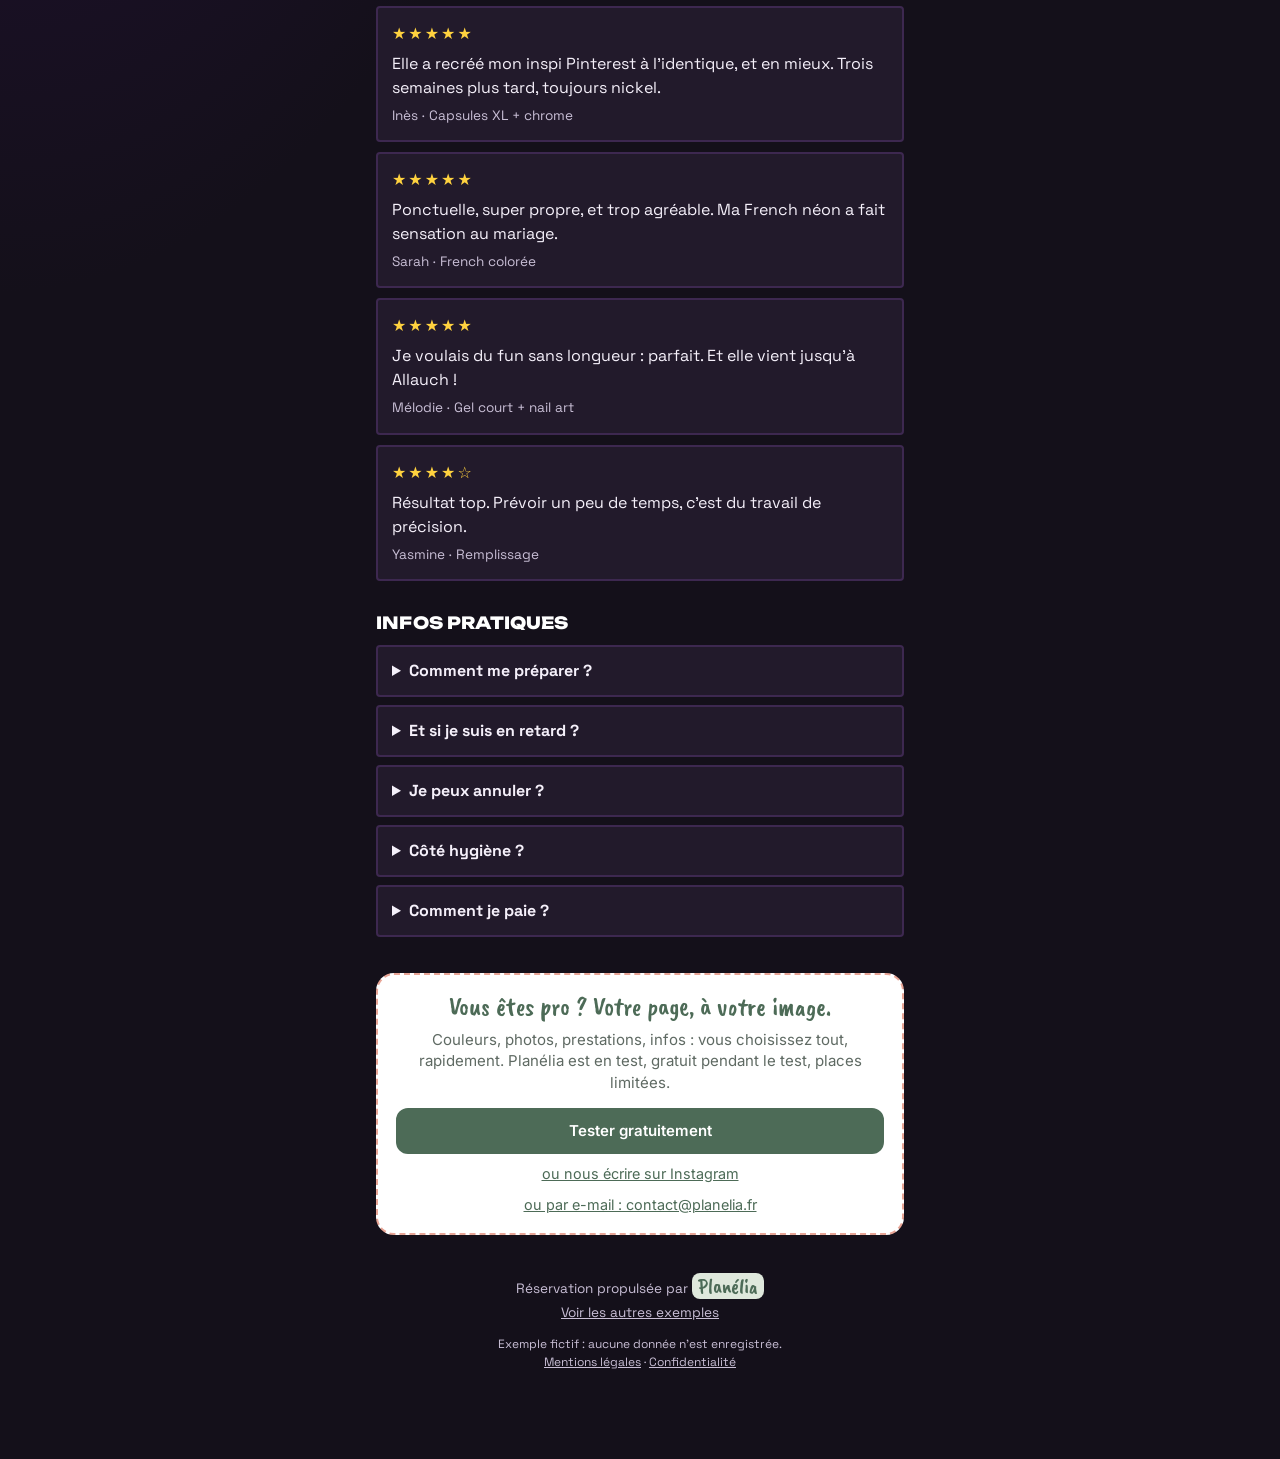
<file: demo/zelia/index.html>
<!doctype html>
<html lang="fr">
<head>
<meta charset="utf-8">
<meta http-equiv="Content-Security-Policy" content="default-src 'self'; script-src 'self' https://static.cloudflareinsights.com; style-src 'self' 'unsafe-inline'; img-src 'self' data:; font-src 'self'; connect-src https://cloudflareinsights.com; object-src 'none'; base-uri 'none'; form-action 'none'">
<meta name="viewport" content="width=device-width, initial-scale=1">
<meta name="robots" content="noindex">
<title>Réserver</title>
<meta property="og:title" content="Exemple de page de réservation — Planélia">
<meta property="og:description" content="Une page à votre nom, à votre image : votre clientèle réserve en ligne, chez vous ou à domicile.">
<meta property="og:url" content="https://planelia.fr/demo/zelia/">
<meta property="og:type" content="website">
<meta property="og:site_name" content="Planélia">
<meta property="og:image" content="https://planelia.fr/og.png">
<meta property="og:image:width" content="1200">
<meta property="og:image:height" content="630">
<meta name="twitter:card" content="summary_large_image">
<link rel="icon" href="../../logo.png">
<link rel="stylesheet" href="../../assets/fonts/polices.css">
<link rel="stylesheet" href="../assets/moteur.css">
</head>
<body>
<script src="contenu.js"></script>
<script src="reglages.js"></script>
<script src="../assets/moteur.js"></script>
<script defer src="https://static.cloudflareinsights.com/beacon.min.js" data-cf-beacon='{"token": "97c04b8fa79a458eb1ad6857334ec16c"}'></script>
</body>
</html>
</file>
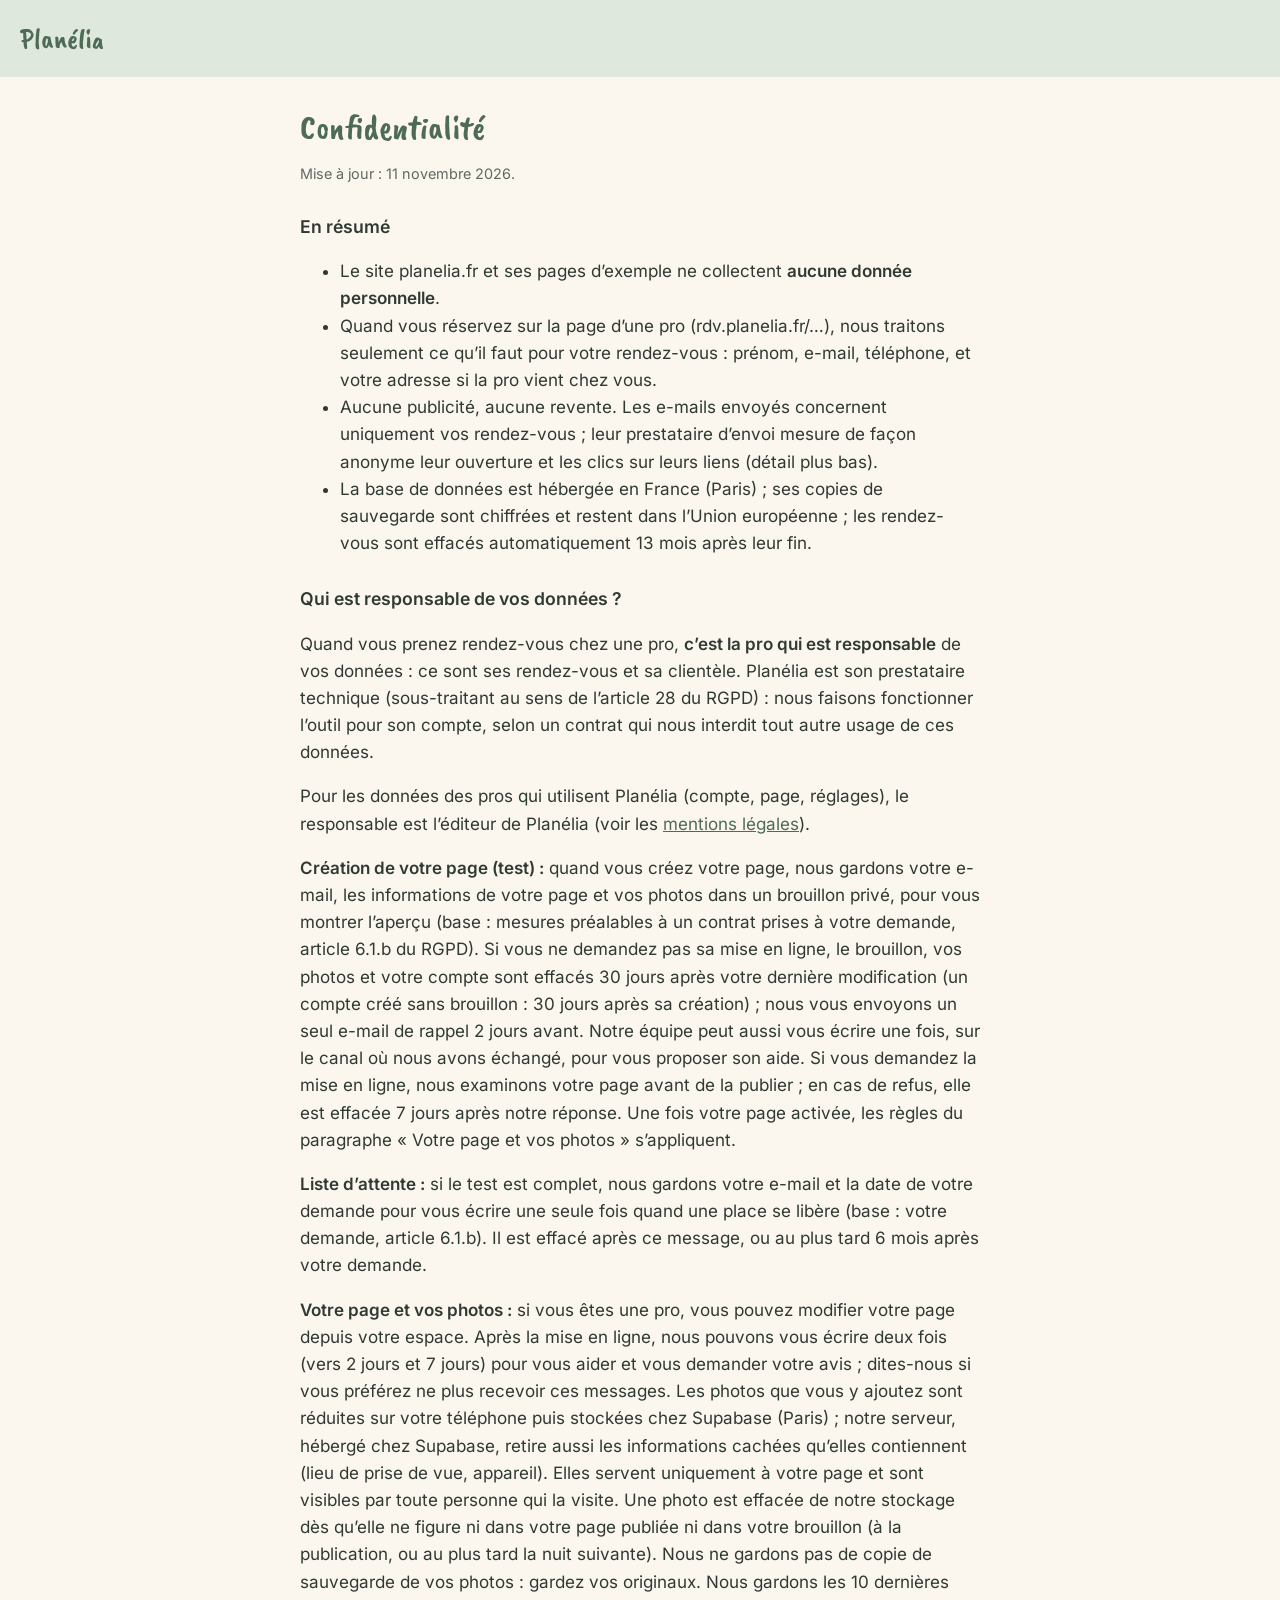
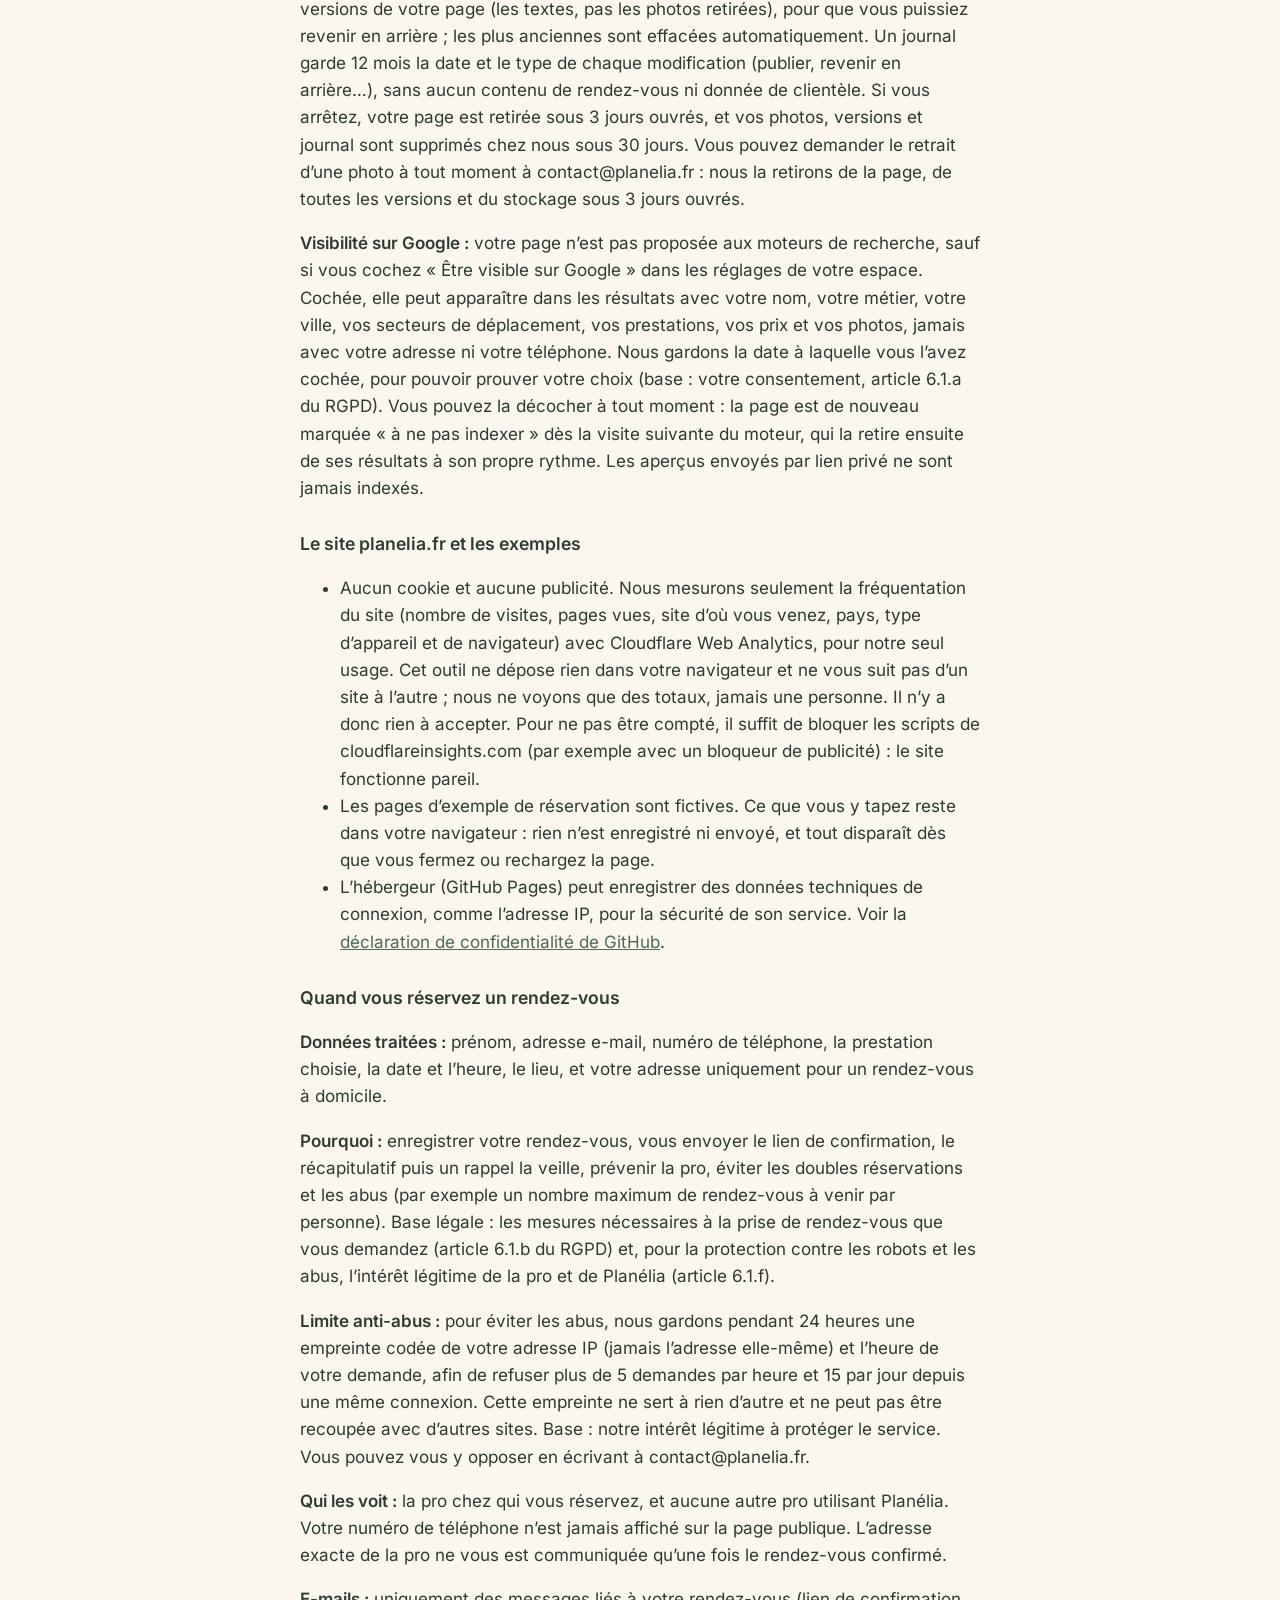
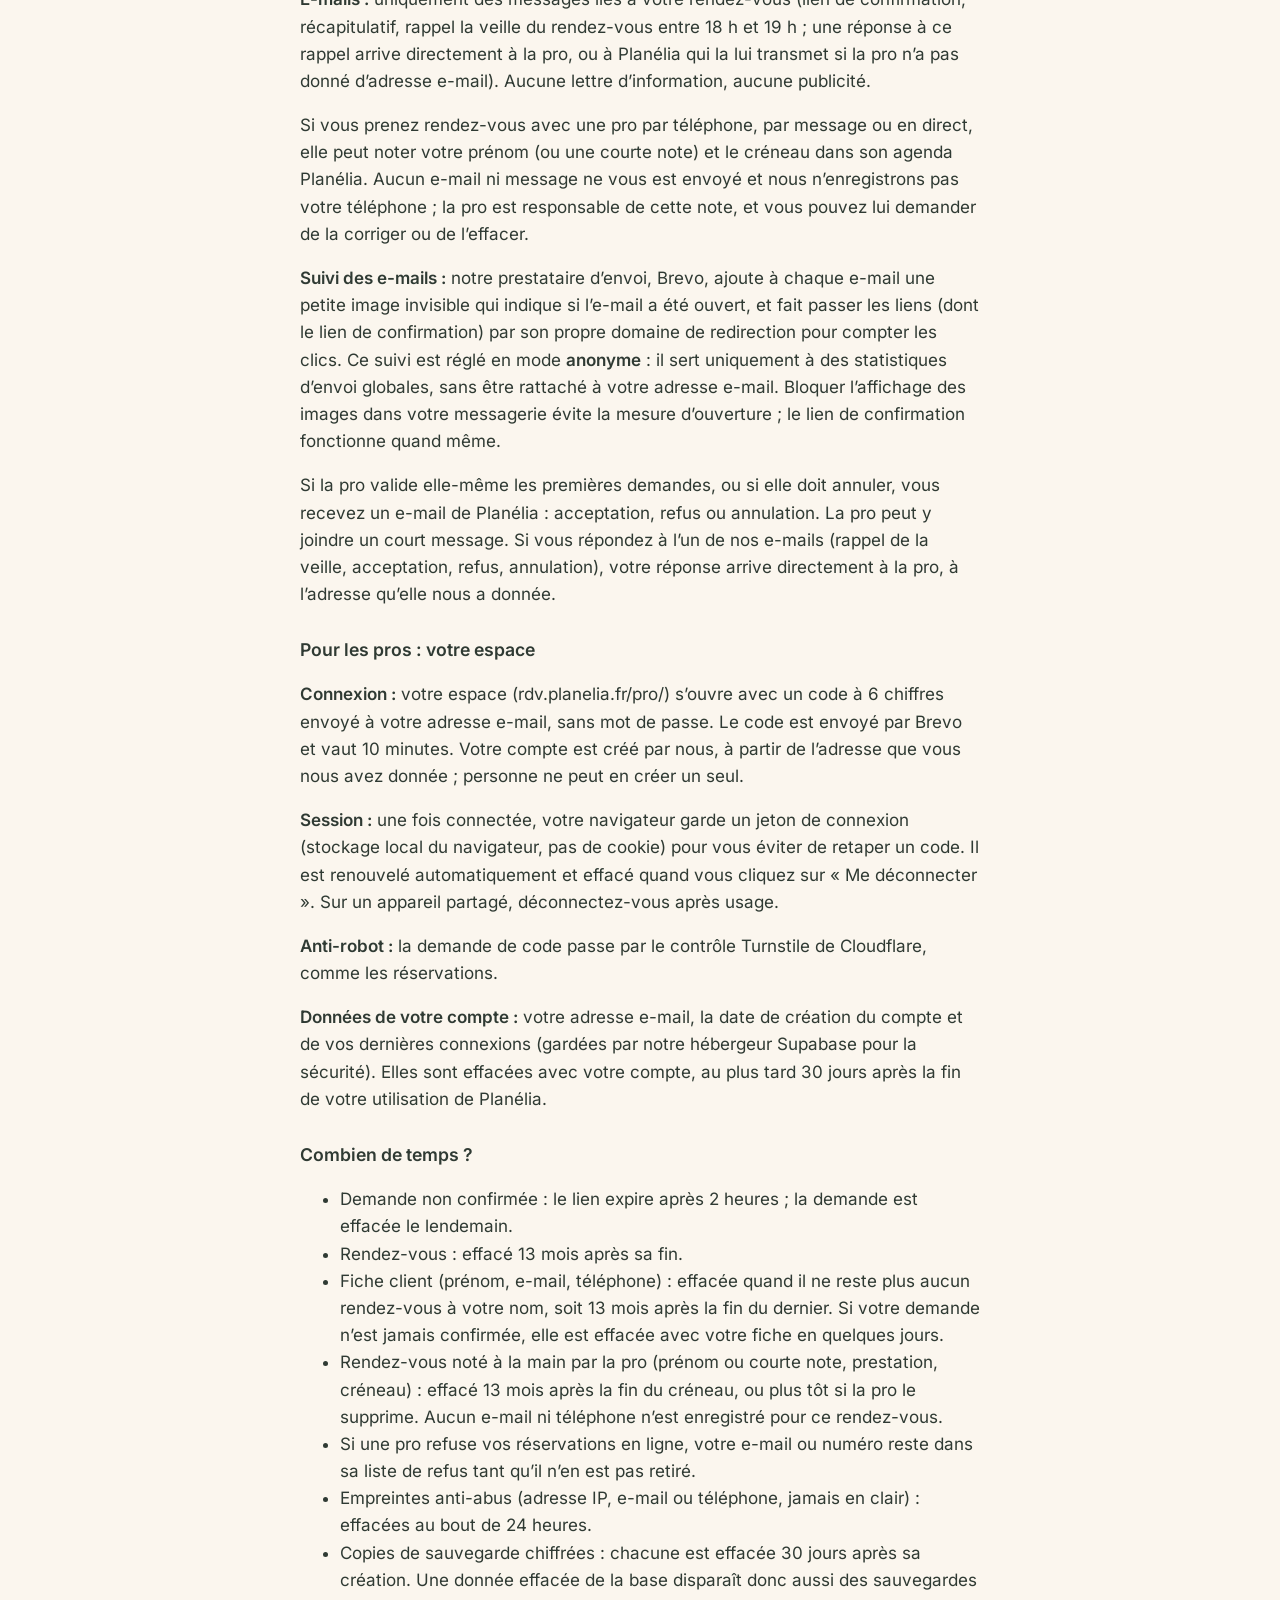
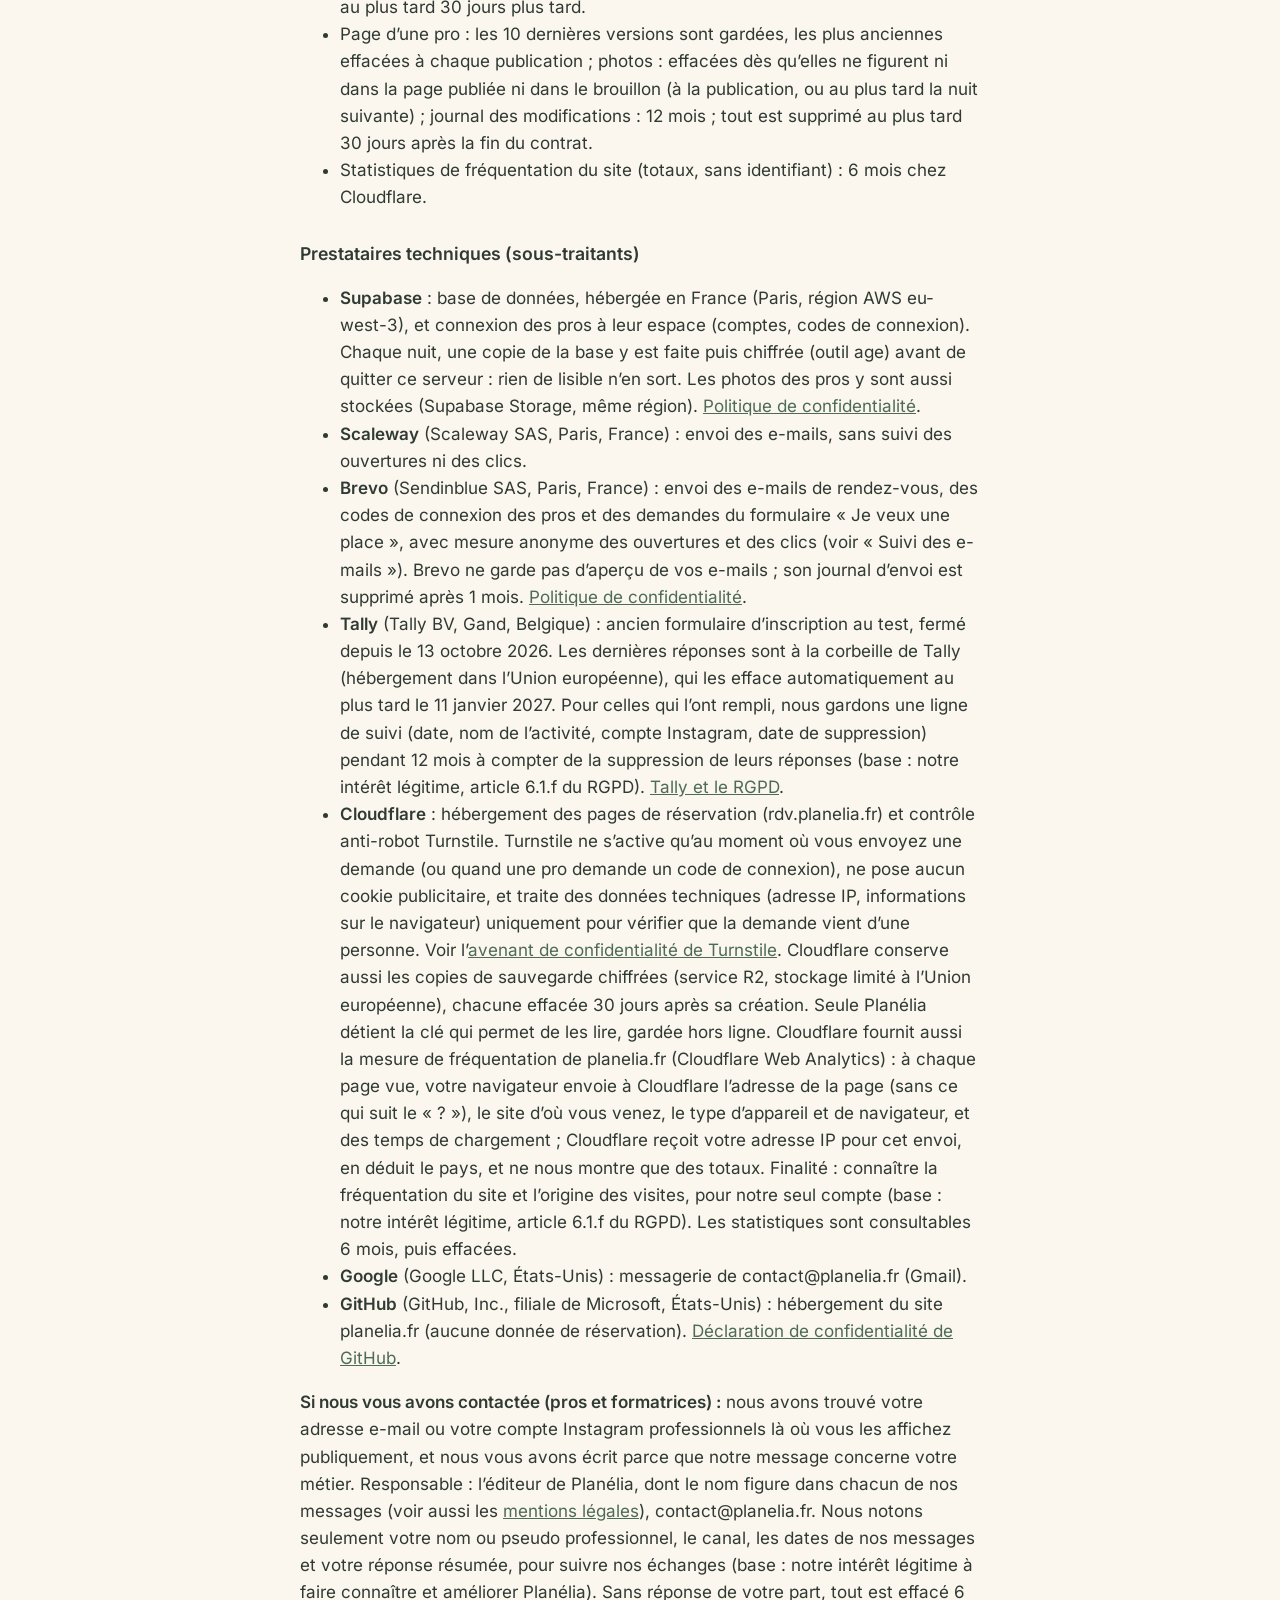
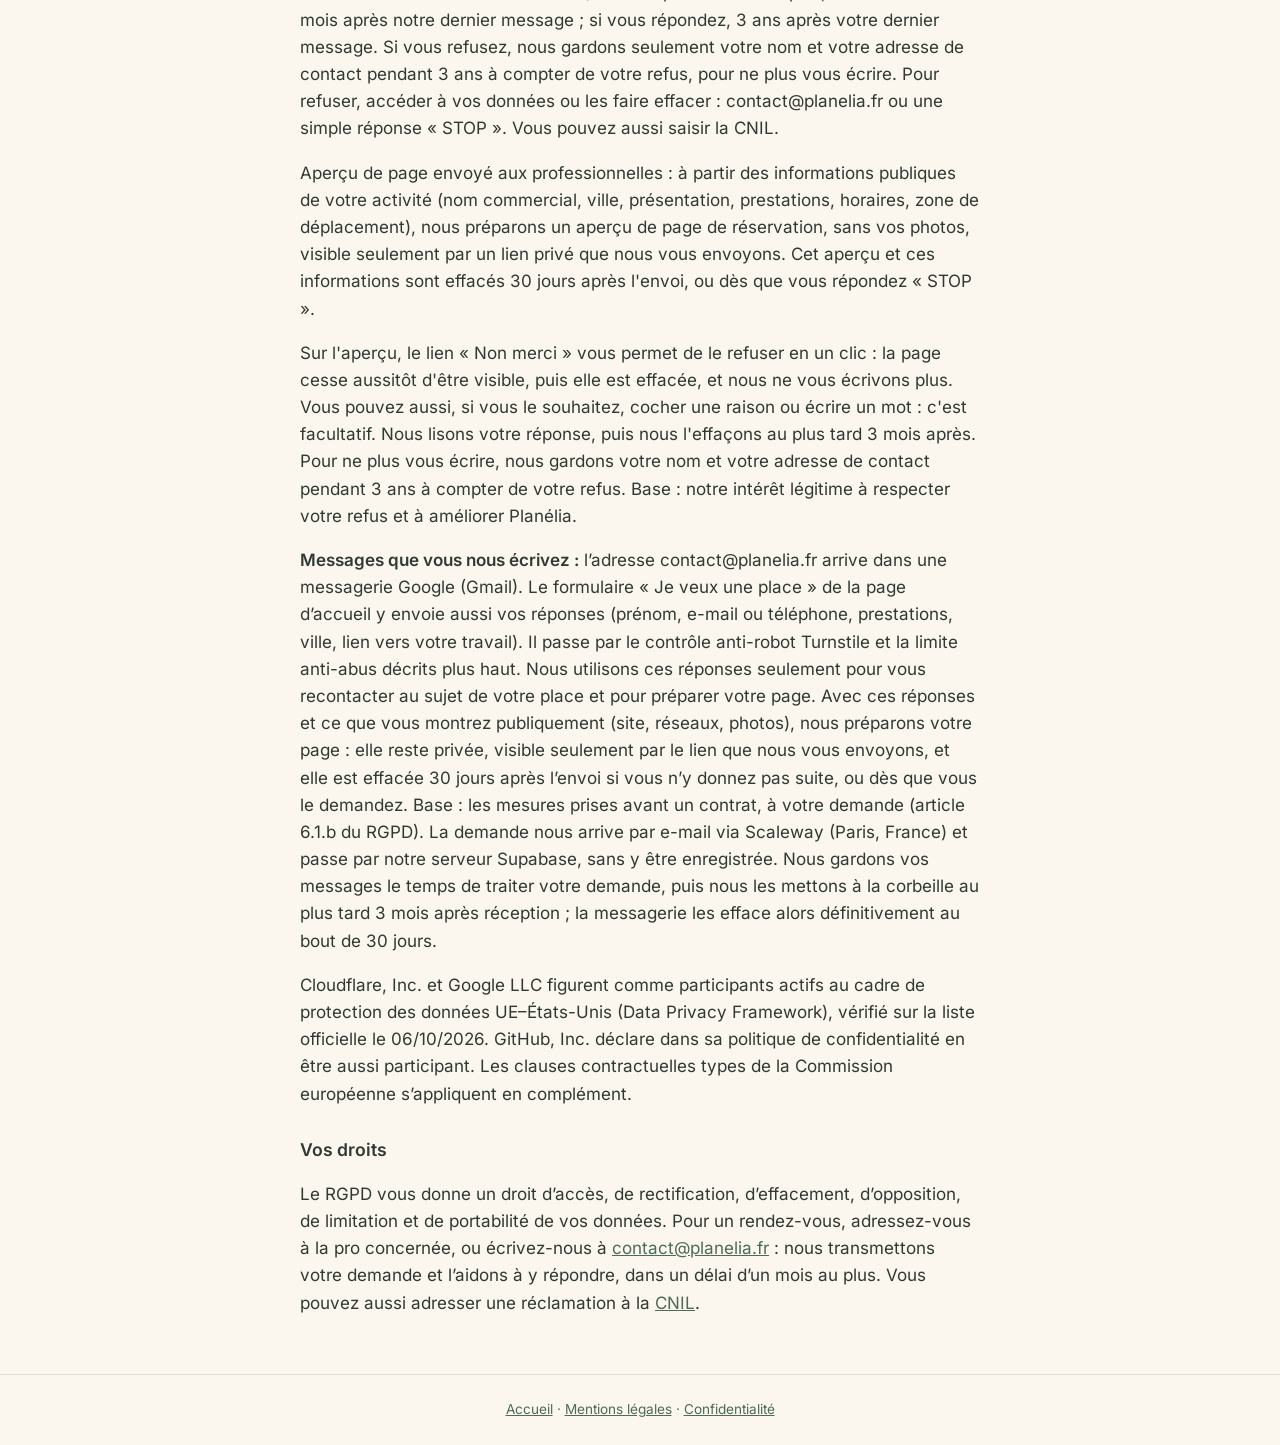
<file: confidentialite.html>
<!doctype html>
<html lang="fr">
<head>
<meta charset="utf-8">
<meta http-equiv="Content-Security-Policy" content="default-src 'self'; script-src 'self' https://static.cloudflareinsights.com; style-src 'self' 'unsafe-inline'; img-src 'self' data:; font-src 'self'; connect-src https://cloudflareinsights.com; object-src 'none'; base-uri 'none'; form-action 'none'">
<meta name="viewport" content="width=device-width, initial-scale=1">
<title>Confidentialité — Planélia</title>
<link rel="icon" href="logo.png">
<link rel="stylesheet" href="assets/fonts/polices.css">
<style>
:root{--sauge:#4d6b57;--sauge-clair:#dfe8dc;--creme:#fbf6ee;--texte:#2f3a33;--doux:#5f6a63}
body{margin:0;background:var(--creme);color:var(--texte);font:17px/1.6 Inter,system-ui,sans-serif}
header{background:var(--sauge-clair);padding:20px}
header a{font:400 1.8rem "Caveat Brush",cursive;color:var(--sauge);text-decoration:none}
main{max-width:680px;margin:0 auto;padding:8px 20px 40px}
h1{font:400 2.2rem/1.1 "Caveat Brush",cursive;color:var(--sauge);margin:24px 0 8px}
h2{font-size:1.1rem;margin:28px 0 6px}
a{color:var(--sauge)}
.muted{color:var(--doux);font-size:.9rem}
footer{text-align:center;color:var(--doux);font-size:.85rem;padding:24px 20px;border-top:1px solid #e6dfd3}
</style>
</head>
<body>
<header><a href="./">Planélia</a></header>
<main>
<h1>Confidentialité</h1>
<p class="muted">Mise à jour : 11 novembre 2026.</p>

<h2>En résumé</h2>
<ul>
<li>Le site planelia.fr et ses pages d’exemple ne collectent <b>aucune donnée personnelle</b>.</li>
<li>Quand vous réservez sur la page d’une pro (rdv.planelia.fr/…), nous traitons seulement ce qu’il faut pour votre rendez-vous : prénom, e-mail, téléphone, et votre adresse si la pro vient chez vous.</li>
<li>Aucune publicité, aucune revente. Les e-mails envoyés concernent uniquement vos rendez-vous ; leur prestataire d’envoi mesure de façon anonyme leur ouverture et les clics sur leurs liens (détail plus bas).</li>
<li>La base de données est hébergée en France (Paris) ; ses copies de sauvegarde sont chiffrées et restent dans l’Union européenne ; les rendez-vous sont effacés automatiquement 13 mois après leur fin.</li>
</ul>

<h2>Qui est responsable de vos données ?</h2>
<p>Quand vous prenez rendez-vous chez une pro, <b>c’est la pro qui est responsable</b> de vos données : ce sont ses rendez-vous et sa clientèle. Planélia est son prestataire technique (sous-traitant au sens de l’article 28 du RGPD) : nous faisons fonctionner l’outil pour son compte, selon un contrat qui nous interdit tout autre usage de ces données.</p>
<p>Pour les données des pros qui utilisent Planélia (compte, page, réglages), le responsable est l’éditeur de Planélia (voir les <a href="mentions-legales.html">mentions légales</a>).</p>
<p><b>Création de votre page (test) :</b> quand vous créez votre page, nous gardons votre e-mail, les informations de votre page et vos photos dans un brouillon privé, pour vous montrer l’aperçu (base : mesures préalables à un contrat prises à votre demande, article 6.1.b du RGPD). Si vous ne demandez pas sa mise en ligne, le brouillon, vos photos et votre compte sont effacés 30 jours après votre dernière modification (un compte créé sans brouillon : 30 jours après sa création) ; nous vous envoyons un seul e-mail de rappel 2 jours avant. Notre équipe peut aussi vous écrire une fois, sur le canal où nous avons échangé, pour vous proposer son aide. Si vous demandez la mise en ligne, nous examinons votre page avant de la publier ; en cas de refus, elle est effacée 7 jours après notre réponse. Une fois votre page activée, les règles du paragraphe « Votre page et vos photos » s’appliquent.</p>
<p><b>Liste d’attente :</b> si le test est complet, nous gardons votre e-mail et la date de votre demande pour vous écrire une seule fois quand une place se libère (base : votre demande, article 6.1.b). Il est effacé après ce message, ou au plus tard 6 mois après votre demande.</p>
<p><b>Votre page et vos photos :</b> si vous êtes une pro, vous pouvez modifier votre page depuis votre espace. Après la mise en ligne, nous pouvons vous écrire deux fois (vers 2 jours et 7 jours) pour vous aider et vous demander votre avis ; dites-nous si vous préférez ne plus recevoir ces messages. Les photos que vous y ajoutez sont réduites sur votre téléphone puis stockées chez Supabase (Paris) ; notre serveur, hébergé chez Supabase, retire aussi les informations cachées qu’elles contiennent (lieu de prise de vue, appareil). Elles servent uniquement à votre page et sont visibles par toute personne qui la visite. Une photo est effacée de notre stockage dès qu’elle ne figure ni dans votre page publiée ni dans votre brouillon (à la publication, ou au plus tard la nuit suivante). Nous ne gardons pas de copie de sauvegarde de vos photos : gardez vos originaux. Nous gardons les 10 dernières versions de votre page (les textes, pas les photos retirées), pour que vous puissiez revenir en arrière ; les plus anciennes sont effacées automatiquement. Un journal garde 12 mois la date et le type de chaque modification (publier, revenir en arrière…), sans aucun contenu de rendez-vous ni donnée de clientèle. Si vous arrêtez, votre page est retirée sous 3 jours ouvrés, et vos photos, versions et journal sont supprimés chez nous sous 30 jours. Vous pouvez demander le retrait d’une photo à tout moment à contact@planelia.fr : nous la retirons de la page, de toutes les versions et du stockage sous 3 jours ouvrés.</p>
<p id="google"><b>Visibilité sur Google :</b> votre page n’est pas proposée aux moteurs de recherche, sauf si vous cochez « Être visible sur Google » dans les réglages de votre espace. Cochée, elle peut apparaître dans les résultats avec votre nom, votre métier, votre ville, vos secteurs de déplacement, vos prestations, vos prix et vos photos, jamais avec votre adresse ni votre téléphone. Nous gardons la date à laquelle vous l’avez cochée, pour pouvoir prouver votre choix (base : votre consentement, article 6.1.a du RGPD). Vous pouvez la décocher à tout moment : la page est de nouveau marquée « à ne pas indexer » dès la visite suivante du moteur, qui la retire ensuite de ses résultats à son propre rythme. Les aperçus envoyés par lien privé ne sont jamais indexés.</p>

<h2>Le site planelia.fr et les exemples</h2>
<ul>
<li>Aucun cookie et aucune publicité. Nous mesurons seulement la fréquentation du site (nombre de visites, pages vues, site d’où vous venez, pays, type d’appareil et de navigateur) avec Cloudflare Web Analytics, pour notre seul usage. Cet outil ne dépose rien dans votre navigateur et ne vous suit pas d’un site à l’autre ; nous ne voyons que des totaux, jamais une personne. Il n’y a donc rien à accepter. Pour ne pas être compté, il suffit de bloquer les scripts de cloudflareinsights.com (par exemple avec un bloqueur de publicité) : le site fonctionne pareil.</li>
<li>Les pages d’exemple de réservation sont fictives. Ce que vous y tapez reste dans votre navigateur : rien n’est enregistré ni envoyé, et tout disparaît dès que vous fermez ou rechargez la page.</li>
<li>L’hébergeur (GitHub Pages) peut enregistrer des données techniques de connexion, comme l’adresse IP, pour la sécurité de son service. Voir la <a href="https://docs.github.com/fr/site-policy/privacy-policies/github-general-privacy-statement">déclaration de confidentialité de GitHub</a>.</li>
</ul>

<h2>Quand vous réservez un rendez-vous</h2>
<p><b>Données traitées :</b> prénom, adresse e-mail, numéro de téléphone, la prestation choisie, la date et l’heure, le lieu, et votre adresse uniquement pour un rendez-vous à domicile.</p>
<p><b>Pourquoi :</b> enregistrer votre rendez-vous, vous envoyer le lien de confirmation, le récapitulatif puis un rappel la veille, prévenir la pro, éviter les doubles réservations et les abus (par exemple un nombre maximum de rendez-vous à venir par personne). Base légale : les mesures nécessaires à la prise de rendez-vous que vous demandez (article 6.1.b du RGPD) et, pour la protection contre les robots et les abus, l’intérêt légitime de la pro et de Planélia (article 6.1.f).</p>
<p><b>Limite anti-abus :</b> pour éviter les abus, nous gardons pendant 24 heures une empreinte codée de votre adresse IP (jamais l’adresse elle-même) et l’heure de votre demande, afin de refuser plus de 5 demandes par heure et 15 par jour depuis une même connexion. Cette empreinte ne sert à rien d’autre et ne peut pas être recoupée avec d’autres sites. Base : notre intérêt légitime à protéger le service. Vous pouvez vous y opposer en écrivant à contact@planelia.fr.</p>
<p><b>Qui les voit :</b> la pro chez qui vous réservez, et aucune autre pro utilisant Planélia. Votre numéro de téléphone n’est jamais affiché sur la page publique. L’adresse exacte de la pro ne vous est communiquée qu’une fois le rendez-vous confirmé.</p>
<p><b>E-mails :</b> uniquement des messages liés à votre rendez-vous (lien de confirmation, récapitulatif, rappel la veille du rendez-vous entre 18 h et 19 h ; une réponse à ce rappel arrive directement à la pro, ou à Planélia qui la lui transmet si la pro n’a pas donné d’adresse e-mail). Aucune lettre d’information, aucune publicité.</p>
<p>Si vous prenez rendez-vous avec une pro par téléphone, par message ou en direct, elle peut noter votre prénom (ou une courte note) et le créneau dans son agenda Planélia. Aucun e-mail ni message ne vous est envoyé et nous n’enregistrons pas votre téléphone ; la pro est responsable de cette note, et vous pouvez lui demander de la corriger ou de l’effacer.</p>
<p><b>Suivi des e-mails :</b> notre prestataire d’envoi, Brevo, ajoute à chaque e-mail une petite image invisible qui indique si l’e-mail a été ouvert, et fait passer les liens (dont le lien de confirmation) par son propre domaine de redirection pour compter les clics. Ce suivi est réglé en mode <b>anonyme</b> : il sert uniquement à des statistiques d’envoi globales, sans être rattaché à votre adresse e-mail. Bloquer l’affichage des images dans votre messagerie évite la mesure d’ouverture ; le lien de confirmation fonctionne quand même.</p>
<p>Si la pro valide elle-même les premières demandes, ou si elle doit annuler, vous recevez un e-mail de Planélia : acceptation, refus ou annulation. La pro peut y joindre un court message. Si vous répondez à l’un de nos e-mails (rappel de la veille, acceptation, refus, annulation), votre réponse arrive directement à la pro, à l’adresse qu’elle nous a donnée.</p>

<h2>Pour les pros : votre espace</h2>
<p><b>Connexion :</b> votre espace (rdv.planelia.fr/pro/) s’ouvre avec un code à 6 chiffres envoyé à votre adresse e-mail, sans mot de passe. Le code est envoyé par Brevo et vaut 10 minutes. Votre compte est créé par nous, à partir de l’adresse que vous nous avez donnée ; personne ne peut en créer un seul.</p>
<p><b>Session :</b> une fois connectée, votre navigateur garde un jeton de connexion (stockage local du navigateur, pas de cookie) pour vous éviter de retaper un code. Il est renouvelé automatiquement et effacé quand vous cliquez sur « Me déconnecter ». Sur un appareil partagé, déconnectez-vous après usage.</p>
<p><b>Anti-robot :</b> la demande de code passe par le contrôle Turnstile de Cloudflare, comme les réservations.</p>
<p><b>Données de votre compte :</b> votre adresse e-mail, la date de création du compte et de vos dernières connexions (gardées par notre hébergeur Supabase pour la sécurité). Elles sont effacées avec votre compte, au plus tard 30 jours après la fin de votre utilisation de Planélia.</p>

<h2>Combien de temps ?</h2>
<ul>
<li>Demande non confirmée : le lien expire après 2 heures ; la demande est effacée le lendemain.</li>
<li>Rendez-vous : effacé 13 mois après sa fin.</li>
<li>Fiche client (prénom, e-mail, téléphone) : effacée quand il ne reste plus aucun rendez-vous à votre nom, soit 13 mois après la fin du dernier. Si votre demande n’est jamais confirmée, elle est effacée avec votre fiche en quelques jours.</li>
<li>Rendez-vous noté à la main par la pro (prénom ou courte note, prestation, créneau) : effacé 13 mois après la fin du créneau, ou plus tôt si la pro le supprime. Aucun e-mail ni téléphone n’est enregistré pour ce rendez-vous.</li>
<li>Si une pro refuse vos réservations en ligne, votre e-mail ou numéro reste dans sa liste de refus tant qu’il n’en est pas retiré.</li>
<li>Empreintes anti-abus (adresse IP, e-mail ou téléphone, jamais en clair) : effacées au bout de 24 heures.</li>
<li>Copies de sauvegarde chiffrées : chacune est effacée 30 jours après sa création. Une donnée effacée de la base disparaît donc aussi des sauvegardes au plus tard 30 jours plus tard.</li>
<li>Page d’une pro : les 10 dernières versions sont gardées, les plus anciennes effacées à chaque publication ; photos : effacées dès qu’elles ne figurent ni dans la page publiée ni dans le brouillon (à la publication, ou au plus tard la nuit suivante) ; journal des modifications : 12 mois ; tout est supprimé au plus tard 30 jours après la fin du contrat.</li>
<li>Statistiques de fréquentation du site (totaux, sans identifiant) : 6 mois chez Cloudflare.</li>
</ul>

<h2>Prestataires techniques (sous-traitants)</h2>
<ul>
<li><b>Supabase</b> : base de données, hébergée en France (Paris, région AWS eu-west-3), et connexion des pros à leur espace (comptes, codes de connexion). Chaque nuit, une copie de la base y est faite puis chiffrée (outil age) avant de quitter ce serveur : rien de lisible n’en sort. Les photos des pros y sont aussi stockées (Supabase Storage, même région). <a href="https://supabase.com/privacy">Politique de confidentialité</a>.</li>
<li><b>Scaleway</b> (Scaleway SAS, Paris, France) : envoi des e-mails, sans suivi des ouvertures ni des clics.</li>
<li><b>Brevo</b> (Sendinblue SAS, Paris, France) : envoi des e-mails de rendez-vous, des codes de connexion des pros et des demandes du formulaire « Je veux une place », avec mesure anonyme des ouvertures et des clics (voir « Suivi des e-mails »). Brevo ne garde pas d’aperçu de vos e-mails ; son journal d’envoi est supprimé après 1 mois. <a href="https://www.brevo.com/fr/legal/privacypolicy/">Politique de confidentialité</a>.</li>
<li><b>Tally</b> (Tally BV, Gand, Belgique) : ancien formulaire d’inscription au test, fermé depuis le 13 octobre 2026. Les dernières réponses sont à la corbeille de Tally (hébergement dans l’Union européenne), qui les efface automatiquement au plus tard le 11 janvier 2027. Pour celles qui l’ont rempli, nous gardons une ligne de suivi (date, nom de l’activité, compte Instagram, date de suppression) pendant 12 mois à compter de la suppression de leurs réponses (base : notre intérêt légitime, article 6.1.f du RGPD). <a href="https://tally.so/help/gdpr">Tally et le RGPD</a>.</li>
<li><b>Cloudflare</b> : hébergement des pages de réservation (rdv.planelia.fr) et contrôle anti-robot Turnstile. Turnstile ne s’active qu’au moment où vous envoyez une demande (ou quand une pro demande un code de connexion), ne pose aucun cookie publicitaire, et traite des données techniques (adresse IP, informations sur le navigateur) uniquement pour vérifier que la demande vient d’une personne. Voir l’<a href="https://www.cloudflare.com/turnstile-privacy-policy/">avenant de confidentialité de Turnstile</a>. Cloudflare conserve aussi les copies de sauvegarde chiffrées (service R2, stockage limité à l’Union européenne), chacune effacée 30 jours après sa création. Seule Planélia détient la clé qui permet de les lire, gardée hors ligne. Cloudflare fournit aussi la mesure de fréquentation de planelia.fr (Cloudflare Web Analytics) : à chaque page vue, votre navigateur envoie à Cloudflare l’adresse de la page (sans ce qui suit le « ? »), le site d’où vous venez, le type d’appareil et de navigateur, et des temps de chargement ; Cloudflare reçoit votre adresse IP pour cet envoi, en déduit le pays, et ne nous montre que des totaux. Finalité : connaître la fréquentation du site et l’origine des visites, pour notre seul compte (base : notre intérêt légitime, article 6.1.f du RGPD). Les statistiques sont consultables 6 mois, puis effacées.</li>
<li><b>Google</b> (Google LLC, États-Unis) : messagerie de contact@planelia.fr (Gmail).</li>
<li><b>GitHub</b> (GitHub, Inc., filiale de Microsoft, États-Unis) : hébergement du site planelia.fr (aucune donnée de réservation). <a href="https://docs.github.com/fr/site-policy/privacy-policies/github-general-privacy-statement">Déclaration de confidentialité de GitHub</a>.</li>
</ul>
<p id="prospection"><b>Si nous vous avons contactée (pros et formatrices) :</b> nous avons trouvé votre adresse e-mail ou votre compte Instagram professionnels là où vous les affichez publiquement, et nous vous avons écrit parce que notre message concerne votre métier. Responsable : l’éditeur de Planélia, dont le nom figure dans chacun de nos messages (voir aussi les <a href="mentions-legales.html">mentions légales</a>), contact@planelia.fr. Nous notons seulement votre nom ou pseudo professionnel, le canal, les dates de nos messages et votre réponse résumée, pour suivre nos échanges (base : notre intérêt légitime à faire connaître et améliorer Planélia). Sans réponse de votre part, tout est effacé 6 mois après notre dernier message ; si vous répondez, 3 ans après votre dernier message. Si vous refusez, nous gardons seulement votre nom et votre adresse de contact pendant 3 ans à compter de votre refus, pour ne plus vous écrire. Pour refuser, accéder à vos données ou les faire effacer : contact@planelia.fr ou une simple réponse « STOP ». Vous pouvez aussi saisir la CNIL.</p>
<p>Aperçu de page envoyé aux professionnelles : à partir des informations publiques de votre activité (nom commercial, ville, présentation, prestations, horaires, zone de déplacement), nous préparons un aperçu de page de réservation, sans vos photos, visible seulement par un lien privé que nous vous envoyons. Cet aperçu et ces informations sont effacés 30 jours après l'envoi, ou dès que vous répondez « STOP ».</p>
<p id="non-merci">Sur l'aperçu, le lien « Non merci » vous permet de le refuser en un clic : la page cesse aussitôt d'être visible, puis elle est effacée, et nous ne vous écrivons plus. Vous pouvez aussi, si vous le souhaitez, cocher une raison ou écrire un mot : c'est facultatif. Nous lisons votre réponse, puis nous l'effaçons au plus tard 3 mois après. Pour ne plus vous écrire, nous gardons votre nom et votre adresse de contact pendant 3 ans à compter de votre refus. Base : notre intérêt légitime à respecter votre refus et à améliorer Planélia.</p>
<p id="messages"><b>Messages que vous nous écrivez :</b> l’adresse contact@planelia.fr arrive dans une messagerie Google (Gmail). Le formulaire « Je veux une place » de la page d’accueil y envoie aussi vos réponses (prénom, e-mail ou téléphone, prestations, ville, lien vers votre travail). Il passe par le contrôle anti-robot Turnstile et la limite anti-abus décrits plus haut. Nous utilisons ces réponses seulement pour vous recontacter au sujet de votre place et pour préparer votre page. Avec ces réponses et ce que vous montrez publiquement (site, réseaux, photos), nous préparons votre page : elle reste privée, visible seulement par le lien que nous vous envoyons, et elle est effacée 30 jours après l’envoi si vous n’y donnez pas suite, ou dès que vous le demandez. Base : les mesures prises avant un contrat, à votre demande (article 6.1.b du RGPD). La demande nous arrive par e-mail via Scaleway (Paris, France) et passe par notre serveur Supabase, sans y être enregistrée. Nous gardons vos messages le temps de traiter votre demande, puis nous les mettons à la corbeille au plus tard 3 mois après réception ; la messagerie les efface alors définitivement au bout de 30 jours.</p>
<p>Cloudflare, Inc. et Google LLC figurent comme participants actifs au cadre de protection des données UE–États-Unis (Data Privacy Framework), vérifié sur la liste officielle le 06/10/2026. GitHub, Inc. déclare dans sa politique de confidentialité en être aussi participant. Les clauses contractuelles types de la Commission européenne s’appliquent en complément.</p>

<h2>Vos droits</h2>
<p>Le RGPD vous donne un droit d’accès, de rectification, d’effacement, d’opposition, de limitation et de portabilité de vos données. Pour un rendez-vous, adressez-vous à la pro concernée, ou écrivez-nous à <a href="mailto:contact@planelia.fr">contact@planelia.fr</a> : nous transmettons votre demande et l’aidons à y répondre, dans un délai d’un mois au plus. Vous pouvez aussi adresser une réclamation à la <a href="https://www.cnil.fr">CNIL</a>.</p>
</main>
<footer><a href="./">Accueil</a> · <a href="mentions-legales.html">Mentions légales</a> · <a href="confidentialite.html">Confidentialité</a></footer>
<script defer src="https://static.cloudflareinsights.com/beacon.min.js" data-cf-beacon='{"token": "97c04b8fa79a458eb1ad6857334ec16c"}'></script>
</body>
</html>
</file>
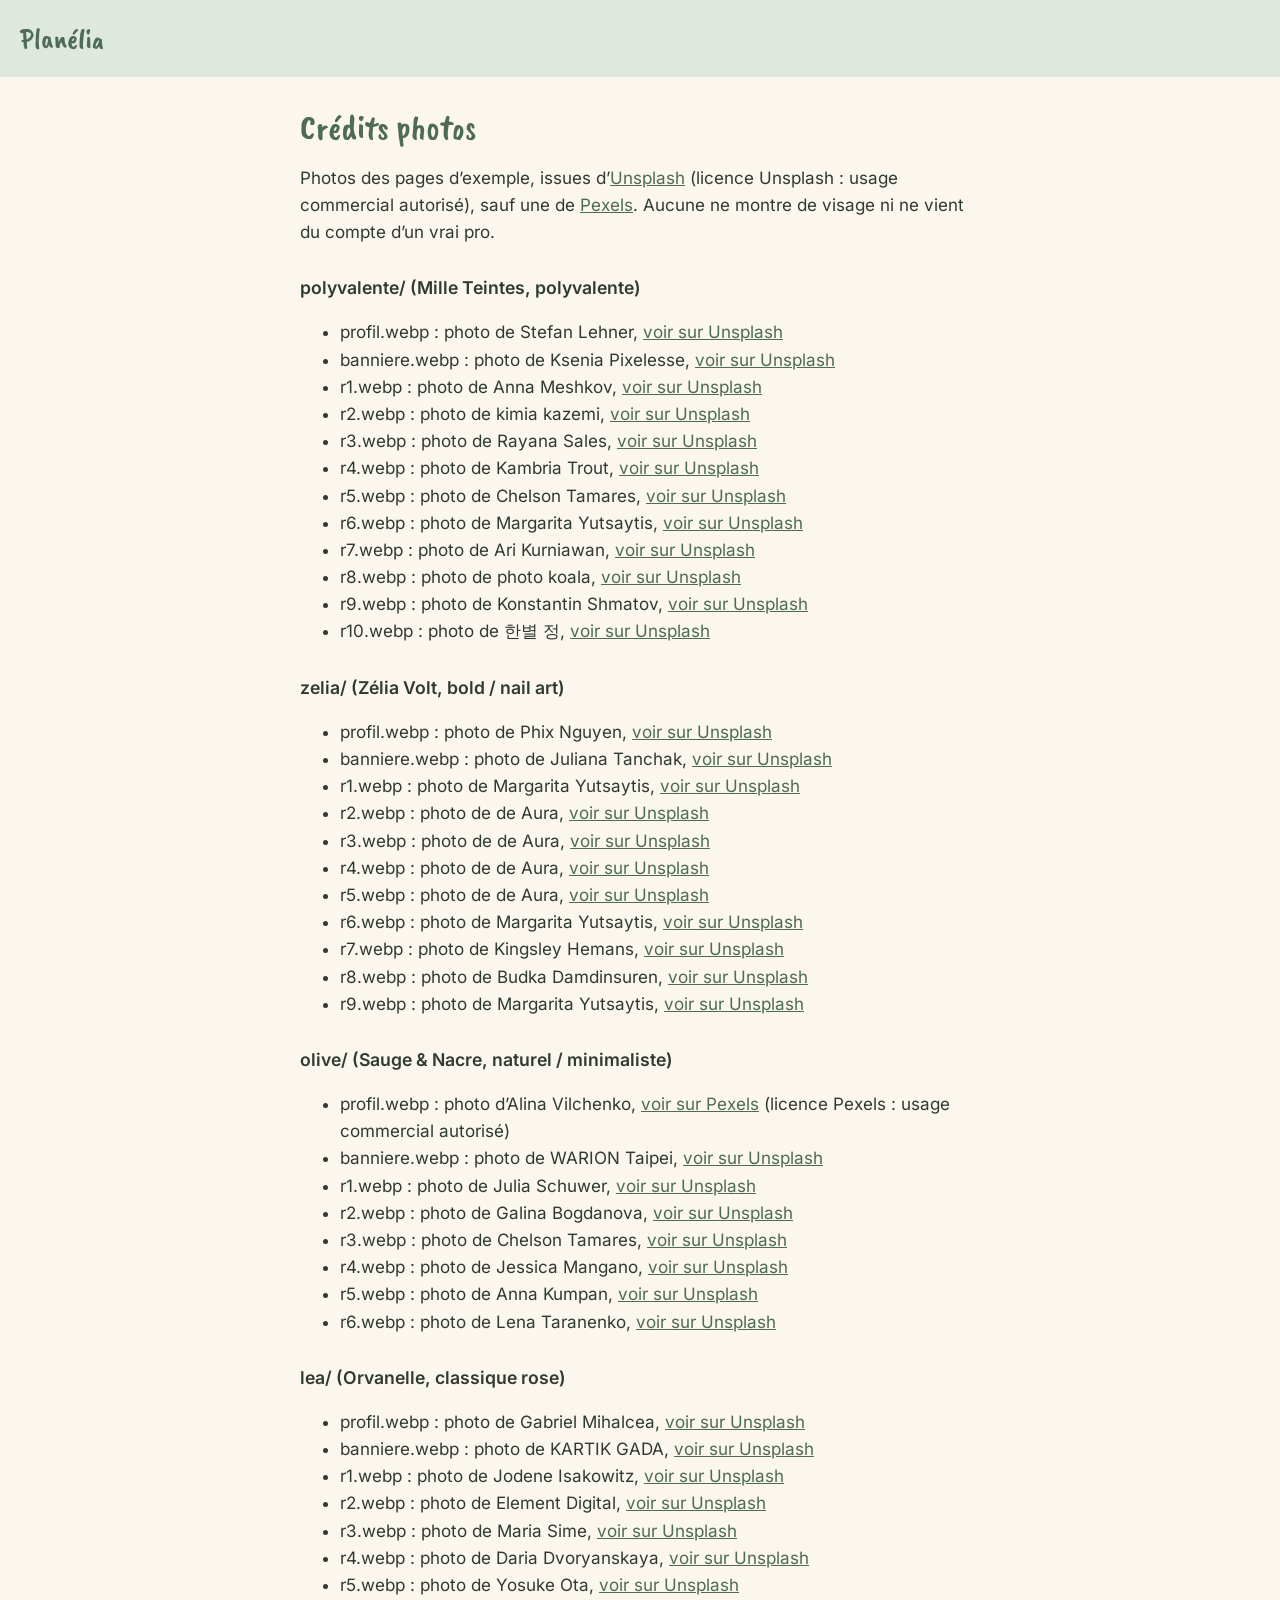
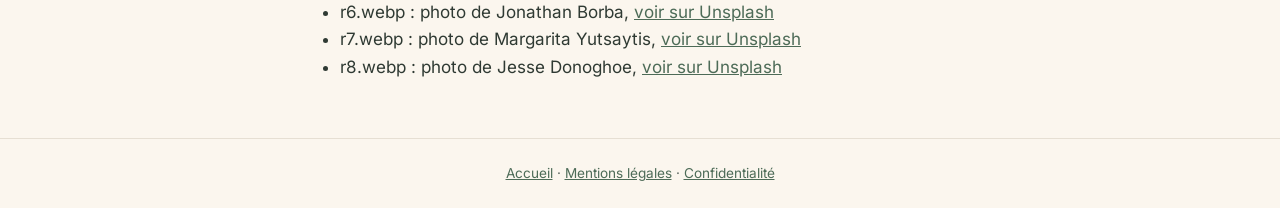
<file: credits.html>
<!doctype html>
<html lang="fr">
<head>
<meta charset="utf-8">
<meta http-equiv="Content-Security-Policy" content="default-src 'self'; script-src 'self' https://static.cloudflareinsights.com; style-src 'self' 'unsafe-inline'; img-src 'self' data:; font-src 'self'; connect-src https://cloudflareinsights.com; object-src 'none'; base-uri 'none'; form-action 'none'">
<meta name="viewport" content="width=device-width, initial-scale=1">
<title>Crédits photos — Planélia</title>
<link rel="icon" href="logo.png">
<link rel="stylesheet" href="assets/fonts/polices.css">
<style>
:root{--sauge:#4d6b57;--sauge-clair:#dfe8dc;--creme:#fbf6ee;--texte:#2f3a33;--doux:#5f6a63}
body{margin:0;background:var(--creme);color:var(--texte);font:17px/1.6 Inter,system-ui,sans-serif}
header{background:var(--sauge-clair);padding:20px}
header a{font:400 1.8rem "Caveat Brush",cursive;color:var(--sauge);text-decoration:none}
main{max-width:680px;margin:0 auto;padding:8px 20px 40px}
h1{font:400 2.2rem/1.1 "Caveat Brush",cursive;color:var(--sauge);margin:24px 0 8px}
h2{font-size:1.1rem;margin:28px 0 6px}
a{color:var(--sauge)}
.muted{color:var(--doux);font-size:.9rem}
footer{text-align:center;color:var(--doux);font-size:.85rem;padding:24px 20px;border-top:1px solid #e6dfd3}
</style>
</head>
<body>
<header><a href="./">Planélia</a></header>
<main>
<h1>Crédits photos</h1>
<p>Photos des pages d’exemple, issues d’<a href="https://unsplash.com">Unsplash</a> (licence Unsplash : usage commercial autorisé), sauf une de <a href="https://www.pexels.com">Pexels</a>. Aucune ne montre de visage ni ne vient du compte d’un vrai pro.</p>
<h2>polyvalente/ (Mille Teintes, polyvalente)</h2>
<ul>
<li>profil.webp : photo de Stefan Lehner, <a href="https://unsplash.com/photos/IYa5Dnj9qWE">voir sur Unsplash</a></li>
<li>banniere.webp : photo de Ksenia Pixelesse, <a href="https://unsplash.com/photos/jCp9zt87NWo">voir sur Unsplash</a></li>
<li>r1.webp : photo de Anna Meshkov, <a href="https://unsplash.com/photos/3AQ_VHXfjEg">voir sur Unsplash</a></li>
<li>r2.webp : photo de kimia kazemi, <a href="https://unsplash.com/photos/FkMeLeKaUEU">voir sur Unsplash</a></li>
<li>r3.webp : photo de Rayana Sales, <a href="https://unsplash.com/photos/E2BLNFsmdmo">voir sur Unsplash</a></li>
<li>r4.webp : photo de Kambria Trout, <a href="https://unsplash.com/photos/8XgdwxIJQAQ">voir sur Unsplash</a></li>
<li>r5.webp : photo de Chelson Tamares, <a href="https://unsplash.com/photos/SyCC0GQi5S4">voir sur Unsplash</a></li>
<li>r6.webp : photo de Margarita Yutsaytis, <a href="https://unsplash.com/photos/_jqRpNc96Kg">voir sur Unsplash</a></li>
<li>r7.webp : photo de Ari Kurniawan, <a href="https://unsplash.com/photos/v9agFscJCIE">voir sur Unsplash</a></li>
<li>r8.webp : photo de photo koala, <a href="https://unsplash.com/photos/EXVM7w4b_lo">voir sur Unsplash</a></li>
<li>r9.webp : photo de Konstantin Shmatov, <a href="https://unsplash.com/photos/WBuwkanEPiM">voir sur Unsplash</a></li>
<li>r10.webp : photo de 한별 정, <a href="https://unsplash.com/photos/fa1nAnK8xpA">voir sur Unsplash</a></li>
</ul>
<h2>zelia/ (Zélia Volt, bold / nail art)</h2>
<ul>
<li>profil.webp : photo de Phix Nguyen, <a href="https://unsplash.com/photos/rA22JGq-dyM">voir sur Unsplash</a></li>
<li>banniere.webp : photo de Juliana Tanchak, <a href="https://unsplash.com/photos/5yKQ1pikvGg">voir sur Unsplash</a></li>
<li>r1.webp : photo de Margarita Yutsaytis, <a href="https://unsplash.com/photos/qs1XNUcNQJM">voir sur Unsplash</a></li>
<li>r2.webp : photo de de Aura, <a href="https://unsplash.com/photos/NtDhTLXEonc">voir sur Unsplash</a></li>
<li>r3.webp : photo de de Aura, <a href="https://unsplash.com/photos/4aEkXAhkAVQ">voir sur Unsplash</a></li>
<li>r4.webp : photo de de Aura, <a href="https://unsplash.com/photos/Y5P9SyEEQWM">voir sur Unsplash</a></li>
<li>r5.webp : photo de de Aura, <a href="https://unsplash.com/photos/6RHzDK61LDw">voir sur Unsplash</a></li>
<li>r6.webp : photo de Margarita Yutsaytis, <a href="https://unsplash.com/photos/tFYD09s2kBU">voir sur Unsplash</a></li>
<li>r7.webp : photo de Kingsley Hemans, <a href="https://unsplash.com/photos/51-4BSipn7E">voir sur Unsplash</a></li>
<li>r8.webp : photo de Budka Damdinsuren, <a href="https://unsplash.com/photos/jRXxNpA6d_k">voir sur Unsplash</a></li>
<li>r9.webp : photo de Margarita Yutsaytis, <a href="https://unsplash.com/photos/Jn1ZW70zPRw">voir sur Unsplash</a></li>
</ul>
<h2>olive/ (Sauge &amp; Nacre, naturel / minimaliste)</h2>
<ul>
<li>profil.webp : photo d’Alina Vilchenko, <a href="https://www.pexels.com/fr-fr/photo/16024195/">voir sur Pexels</a> (licence Pexels : usage commercial autorisé)</li>
<li>banniere.webp : photo de WARION Taipei, <a href="https://unsplash.com/photos/8QIAj5tHDdc">voir sur Unsplash</a></li>
<li>r1.webp : photo de Julia Schuwer, <a href="https://unsplash.com/photos/mciNDxIq4J0">voir sur Unsplash</a></li>
<li>r2.webp : photo de Galina Bogdanova, <a href="https://unsplash.com/photos/FFpW8JuQlag">voir sur Unsplash</a></li>
<li>r3.webp : photo de Chelson Tamares, <a href="https://unsplash.com/photos/vtQHwU4F13s">voir sur Unsplash</a></li>
<li>r4.webp : photo de Jessica Mangano, <a href="https://unsplash.com/photos/8UAUuP97RlY">voir sur Unsplash</a></li>
<li>r5.webp : photo de Anna Kumpan, <a href="https://unsplash.com/photos/RY-z4lHeN1M">voir sur Unsplash</a></li>
<li>r6.webp : photo de Lena Taranenko, <a href="https://unsplash.com/photos/HJM-L_lKAQc">voir sur Unsplash</a></li>
</ul>
<h2>lea/ (Orvanelle, classique rose)</h2>
<ul>
<li>profil.webp : photo de Gabriel Mihalcea, <a href="https://unsplash.com/photos/v-5d3hP0loo">voir sur Unsplash</a></li>
<li>banniere.webp : photo de KARTIK GADA, <a href="https://unsplash.com/photos/-4iMX-4MIZ8">voir sur Unsplash</a></li>
<li>r1.webp : photo de Jodene Isakowitz, <a href="https://unsplash.com/photos/hvqHtZqNMeI">voir sur Unsplash</a></li>
<li>r2.webp : photo de Element Digital, <a href="https://unsplash.com/photos/Xf7o2W7qgP0">voir sur Unsplash</a></li>
<li>r3.webp : photo de Maria Sime, <a href="https://unsplash.com/photos/TektrjjZ8hc">voir sur Unsplash</a></li>
<li>r4.webp : photo de Daria Dvoryanskaya, <a href="https://unsplash.com/photos/IYNTtdBlSpQ">voir sur Unsplash</a></li>
<li>r5.webp : photo de Yosuke Ota, <a href="https://unsplash.com/photos/yiyzz1PedMs">voir sur Unsplash</a></li>
<li>r6.webp : photo de Jonathan Borba, <a href="https://unsplash.com/photos/01PRGnn7sTQ">voir sur Unsplash</a></li>
<li>r7.webp : photo de Margarita Yutsaytis, <a href="https://unsplash.com/photos/samx9TulLD0">voir sur Unsplash</a></li>
<li>r8.webp : photo de Jesse Donoghoe, <a href="https://unsplash.com/photos/2aiP_wxNrfU">voir sur Unsplash</a></li>
</ul>
</main>
<footer><a href="./">Accueil</a> · <a href="mentions-legales.html">Mentions légales</a> · <a href="confidentialite.html">Confidentialité</a></footer>
<script defer src="https://static.cloudflareinsights.com/beacon.min.js" data-cf-beacon='{"token": "97c04b8fa79a458eb1ad6857334ec16c"}'></script>
</body>
</html>
</file>
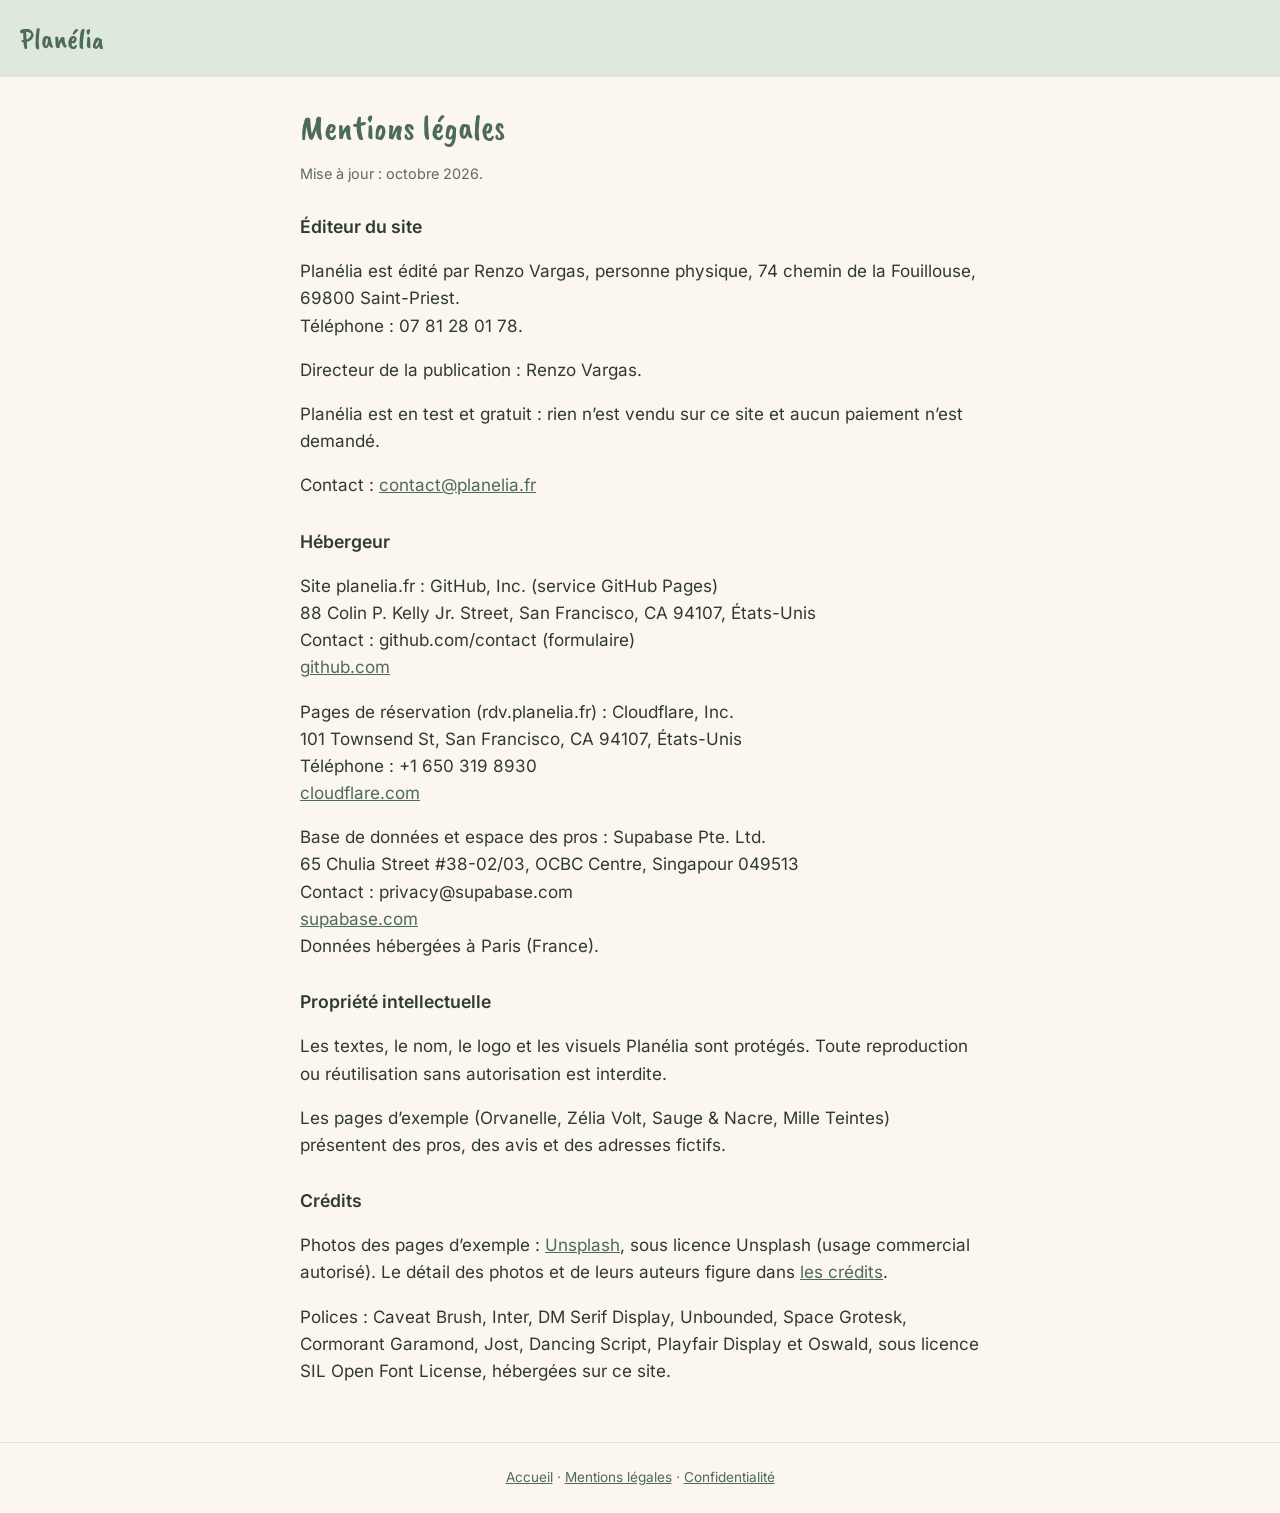
<file: mentions-legales.html>
<!doctype html>
<html lang="fr">
<head>
<meta charset="utf-8">
<meta name="robots" content="noindex">
<meta http-equiv="Content-Security-Policy" content="default-src 'self'; script-src 'self' https://static.cloudflareinsights.com; style-src 'self' 'unsafe-inline'; img-src 'self' data:; font-src 'self'; connect-src https://cloudflareinsights.com; object-src 'none'; base-uri 'none'; form-action 'none'">
<meta name="viewport" content="width=device-width, initial-scale=1">
<title>Mentions légales — Planélia</title>
<link rel="icon" href="logo.png">
<link rel="stylesheet" href="assets/fonts/polices.css">
<style>
:root{--sauge:#4d6b57;--sauge-clair:#dfe8dc;--creme:#fbf6ee;--texte:#2f3a33;--doux:#5f6a63}
body{margin:0;background:var(--creme);color:var(--texte);font:17px/1.6 Inter,system-ui,sans-serif}
header{background:var(--sauge-clair);padding:20px}
header a{font:400 1.8rem "Caveat Brush",cursive;color:var(--sauge);text-decoration:none}
main{max-width:680px;margin:0 auto;padding:8px 20px 40px}
h1{font:400 2.2rem/1.1 "Caveat Brush",cursive;color:var(--sauge);margin:24px 0 8px}
h2{font-size:1.1rem;margin:28px 0 6px}
a{color:var(--sauge)}
.muted{color:var(--doux);font-size:.9rem}
footer{text-align:center;color:var(--doux);font-size:.85rem;padding:24px 20px;border-top:1px solid #e6dfd3}
</style>
</head>
<body>
<header><a href="./">Planélia</a></header>
<main>
<h1>Mentions légales</h1>
<p class="muted">Mise à jour : octobre 2026.</p>
<h2>Éditeur du site</h2>
<p>Planélia est édité par Renzo Vargas, personne physique, 74 chemin de la Fouillouse, 69800 Saint-Priest.<br>Téléphone : 07 81 28 01 78.</p>
<p>Directeur de la publication : Renzo Vargas.</p>
<p>Planélia est en test et gratuit : rien n’est vendu sur ce site et aucun paiement n’est demandé.</p>
<p>Contact : <a href="mailto:contact@planelia.fr">contact@planelia.fr</a></p>
<h2>Hébergeur</h2>
<p>Site planelia.fr : GitHub, Inc. (service GitHub Pages)<br>88 Colin P. Kelly Jr. Street, San Francisco, CA 94107, États-Unis<br>Contact : github.com/contact (formulaire)<br><a href="https://github.com">github.com</a></p>
<p>Pages de réservation (rdv.planelia.fr) : Cloudflare, Inc.<br>101 Townsend St, San Francisco, CA 94107, États-Unis<br>Téléphone : +1 650 319 8930<br><a href="https://www.cloudflare.com">cloudflare.com</a></p>
<p>Base de données et espace des pros : Supabase Pte. Ltd.<br>65 Chulia Street #38-02/03, OCBC Centre, Singapour 049513<br>Contact : privacy@supabase.com<br><a href="https://supabase.com">supabase.com</a><br>Données hébergées à Paris (France).</p>
<h2>Propriété intellectuelle</h2>
<p>Les textes, le nom, le logo et les visuels Planélia sont protégés. Toute reproduction ou réutilisation sans autorisation est interdite.</p>
<p>Les pages d’exemple (Orvanelle, Zélia Volt, Sauge &amp; Nacre, Mille Teintes) présentent des pros, des avis et des adresses fictifs.</p>
<h2>Crédits</h2>
<p>Photos des pages d’exemple : <a href="https://unsplash.com">Unsplash</a>, sous licence Unsplash (usage commercial autorisé). Le détail des photos et de leurs auteurs figure dans <a href="credits.html">les crédits</a>.</p>
<p>Polices : Caveat Brush, Inter, DM Serif Display, Unbounded, Space Grotesk, Cormorant Garamond, Jost, Dancing Script, Playfair Display et Oswald, sous licence SIL Open Font License, hébergées sur ce site.</p>
</main>
<footer><a href="./">Accueil</a> · <a href="mentions-legales.html">Mentions légales</a> · <a href="confidentialite.html">Confidentialité</a></footer>
<script defer src="https://static.cloudflareinsights.com/beacon.min.js" data-cf-beacon='{"token": "97c04b8fa79a458eb1ad6857334ec16c"}'></script>
</body>
</html>
</file>
<file: assets/fonts/polices.css>
/* Polices hébergées sur le site (sous-ensemble latin, licence SIL OFL). Aucune requête vers Google. */
@font-face{font-family:"Caveat Brush";font-style:normal;font-weight:400;font-display:swap;src:url(CaveatBrush-400.woff2) format("woff2");unicode-range:U+0000-00FF, U+0131, U+0152-0153, U+02BB-02BC, U+02C6, U+02DA, U+02DC, U+0304, U+0308, U+0329, U+2000-206F, U+20AC, U+2122, U+2191, U+2193, U+2212, U+2215, U+FEFF, U+FFFD}
@font-face{font-family:"Cormorant Garamond";font-style:italic;font-weight:500;font-display:swap;src:url(CormorantGaramond-i500.woff2) format("woff2");unicode-range:U+0000-00FF, U+0131, U+0152-0153, U+02BB-02BC, U+02C6, U+02DA, U+02DC, U+0304, U+0308, U+0329, U+2000-206F, U+20AC, U+2122, U+2191, U+2193, U+2212, U+2215, U+FEFF, U+FFFD}
@font-face{font-family:"Cormorant Garamond";font-style:normal;font-weight:500;font-display:swap;src:url(CormorantGaramond-500.woff2) format("woff2");unicode-range:U+0000-00FF, U+0131, U+0152-0153, U+02BB-02BC, U+02C6, U+02DA, U+02DC, U+0304, U+0308, U+0329, U+2000-206F, U+20AC, U+2122, U+2191, U+2193, U+2212, U+2215, U+FEFF, U+FFFD}
@font-face{font-family:"DM Serif Display";font-style:normal;font-weight:400;font-display:swap;src:url(DMSerifDisplay-400.woff2) format("woff2");unicode-range:U+0000-00FF, U+0131, U+0152-0153, U+02BB-02BC, U+02C6, U+02DA, U+02DC, U+0304, U+0308, U+0329, U+2000-206F, U+20AC, U+2122, U+2191, U+2193, U+2212, U+2215, U+FEFF, U+FFFD}
@font-face{font-family:"Inter";font-style:normal;font-weight:400;font-display:swap;src:url(Inter-400.woff2) format("woff2");unicode-range:U+0000-00FF, U+0131, U+0152-0153, U+02BB-02BC, U+02C6, U+02DA, U+02DC, U+0304, U+0308, U+0329, U+2000-206F, U+20AC, U+2122, U+2191, U+2193, U+2212, U+2215, U+FEFF, U+FFFD}
@font-face{font-family:"Inter";font-style:normal;font-weight:500;font-display:swap;src:url(Inter-400.woff2) format("woff2");unicode-range:U+0000-00FF, U+0131, U+0152-0153, U+02BB-02BC, U+02C6, U+02DA, U+02DC, U+0304, U+0308, U+0329, U+2000-206F, U+20AC, U+2122, U+2191, U+2193, U+2212, U+2215, U+FEFF, U+FFFD}
@font-face{font-family:"Inter";font-style:normal;font-weight:600;font-display:swap;src:url(Inter-400.woff2) format("woff2");unicode-range:U+0000-00FF, U+0131, U+0152-0153, U+02BB-02BC, U+02C6, U+02DA, U+02DC, U+0304, U+0308, U+0329, U+2000-206F, U+20AC, U+2122, U+2191, U+2193, U+2212, U+2215, U+FEFF, U+FFFD}
@font-face{font-family:"Jost";font-style:normal;font-weight:400;font-display:swap;src:url(Jost-400.woff2) format("woff2");unicode-range:U+0000-00FF, U+0131, U+0152-0153, U+02BB-02BC, U+02C6, U+02DA, U+02DC, U+0304, U+0308, U+0329, U+2000-206F, U+20AC, U+2122, U+2191, U+2193, U+2212, U+2215, U+FEFF, U+FFFD}
@font-face{font-family:"Jost";font-style:normal;font-weight:500;font-display:swap;src:url(Jost-400.woff2) format("woff2");unicode-range:U+0000-00FF, U+0131, U+0152-0153, U+02BB-02BC, U+02C6, U+02DA, U+02DC, U+0304, U+0308, U+0329, U+2000-206F, U+20AC, U+2122, U+2191, U+2193, U+2212, U+2215, U+FEFF, U+FFFD}
@font-face{font-family:"Space Grotesk";font-style:normal;font-weight:400;font-display:swap;src:url(SpaceGrotesk-400.woff2) format("woff2");unicode-range:U+0000-00FF, U+0131, U+0152-0153, U+02BB-02BC, U+02C6, U+02DA, U+02DC, U+0304, U+0308, U+0329, U+2000-206F, U+20AC, U+2122, U+2191, U+2193, U+2212, U+2215, U+FEFF, U+FFFD}
@font-face{font-family:"Space Grotesk";font-style:normal;font-weight:500;font-display:swap;src:url(SpaceGrotesk-400.woff2) format("woff2");unicode-range:U+0000-00FF, U+0131, U+0152-0153, U+02BB-02BC, U+02C6, U+02DA, U+02DC, U+0304, U+0308, U+0329, U+2000-206F, U+20AC, U+2122, U+2191, U+2193, U+2212, U+2215, U+FEFF, U+FFFD}
@font-face{font-family:"Space Grotesk";font-style:normal;font-weight:700;font-display:swap;src:url(SpaceGrotesk-400.woff2) format("woff2");unicode-range:U+0000-00FF, U+0131, U+0152-0153, U+02BB-02BC, U+02C6, U+02DA, U+02DC, U+0304, U+0308, U+0329, U+2000-206F, U+20AC, U+2122, U+2191, U+2193, U+2212, U+2215, U+FEFF, U+FFFD}
@font-face{font-family:"Unbounded";font-style:normal;font-weight:800;font-display:swap;src:url(Unbounded-800.woff2) format("woff2");unicode-range:U+0000-00FF, U+0131, U+0152-0153, U+02BB-02BC, U+02C6, U+02DA, U+02DC, U+0304, U+0308, U+0329, U+2000-206F, U+20AC, U+2122, U+2191, U+2193, U+2212, U+2215, U+FEFF, U+FFFD}
@font-face{font-family:"Dancing Script";font-style:normal;font-weight:500;font-display:swap;src:url(DancingScript-500.woff2) format("woff2");unicode-range:U+0000-00FF, U+0131, U+0152-0153, U+02BB-02BC, U+02C6, U+02DA, U+02DC, U+0304, U+0308, U+0329, U+2000-206F, U+20AC, U+2122, U+2191, U+2193, U+2212, U+2215, U+FEFF, U+FFFD}
@font-face{font-family:"Oswald";font-style:normal;font-weight:400;font-display:swap;src:url(Oswald-400.woff2) format("woff2");unicode-range:U+0000-00FF, U+0131, U+0152-0153, U+02BB-02BC, U+02C6, U+02DA, U+02DC, U+0304, U+0308, U+0329, U+2000-206F, U+20AC, U+2122, U+2191, U+2193, U+2212, U+2215, U+FEFF, U+FFFD}
@font-face{font-family:"Playfair Display";font-style:normal;font-weight:500;font-display:swap;src:url(PlayfairDisplay-500.woff2) format("woff2");unicode-range:U+0000-00FF, U+0131, U+0152-0153, U+02BB-02BC, U+02C6, U+02DA, U+02DC, U+0304, U+0308, U+0329, U+2000-206F, U+20AC, U+2122, U+2191, U+2193, U+2212, U+2215, U+FEFF, U+FFFD}
</file>
<file: demo/assets/moteur.css>
/* Moteur Planélia — styles communs. Toutes les couleurs, polices et formes viennent
   des variables du thème de chaque pro (fiche pro.js → theme.vars). Valeurs par défaut ci-dessous. */
:root{
  /* Identité Planélia (signature + bandeau), jamais modifiée par les thèmes */
  --sauge:#4d6b57; --sauge-clair:#dfe8dc;
  /* Thème par défaut */
  --fond:#fbf6ee; --texte:#2f3a33; --doux:#6b756e; --titre:#2f3a33;
  --carte:#fff; --bord:#e6dfd3; --champ:#fff; --info:#f1ece2;
  --accent:#4d6b57; --accent-texte:#fff; --accent-fond:#f4f8f2;
  --creneau:#4d6b57; --creneau-texte:#fff;
  --entete:linear-gradient(135deg,#f6dcd3,#fbf6ee);
  --police-titre:Georgia,serif; --police-texte:system-ui,sans-serif;
  --titre-graisse:400; --titre-casse:none; --titre-espace:0;
  --rayon:14px; --rayon-btn:14px; --bord-ep:1.5px; --ombre:none;
}
*{box-sizing:border-box}
body{margin:0;background:var(--fond);color:var(--texte);font:16px/1.5 var(--police-texte);padding-bottom:72px;min-height:100vh}
main{max-width:560px;margin:0 auto;padding:0 16px}
h1,h2,h3{font-family:var(--police-titre);font-weight:var(--titre-graisse);text-transform:var(--titre-casse);letter-spacing:var(--titre-espace);color:var(--titre);margin:0;line-height:1.15}
h2{font-size:1.4rem;margin:32px 0 12px;display:flex;gap:10px;align-items:center}
h2 .n{font:600 .8rem var(--police-texte);background:var(--accent);color:var(--accent-texte);border-radius:50%;width:24px;height:24px;display:grid;place-items:center;flex:none;letter-spacing:0}
h3.cat{font-size:1rem;margin:18px 0 8px;color:var(--doux);font-family:var(--police-texte);font-weight:600;text-transform:uppercase;letter-spacing:.08em}
.muted{color:var(--doux);font-size:.9rem}
.prevu{display:inline-block;font:600 .7rem var(--police-texte);text-transform:uppercase;letter-spacing:.04em;border:1px solid currentColor;color:var(--doux);border-radius:6px;padding:0 6px;margin-left:6px;vertical-align:2px}
[hidden]{display:none!important}

/* En-tête */
.banniere{position:relative;height:150px;background:var(--entete);overflow:hidden}.banniere>img,.avatar>img{display:block;width:100%;height:100%;object-fit:cover}
header{text-align:center;padding:0 16px 8px}
.avatar{position:relative;width:104px;height:104px;border-radius:50%;margin:-52px auto 10px;display:block;overflow:hidden;border:4px solid var(--carte);background:var(--carte);box-shadow:var(--ombre)}
.mono{display:grid;place-items:center;background:var(--accent);color:var(--accent-texte);font:var(--titre-graisse) 2.6rem var(--police-titre)}
header h1{font-size:2.1rem}
.metier{color:var(--doux);margin:4px 0 0;font-weight:500}
header .bio{margin:10px auto 0;max-width:30em;white-space:pre-line}
.badges{display:flex;gap:8px;justify-content:center;flex-wrap:wrap;margin-top:12px}
.badge{background:var(--carte);border:1px solid var(--bord);border-radius:99px;padding:4px 12px;font-size:.85rem}
.confiance{display:flex;gap:6px 14px;justify-content:center;flex-wrap:wrap;margin-top:10px;font-size:.85rem;color:var(--doux)}
.confiance span::before{content:"✓ ";color:var(--accent);font-weight:700}
.contacts{display:flex;gap:8px;justify-content:center;margin-top:14px}
.contacts button{font:500 .85rem var(--police-texte);background:var(--carte);color:var(--texte);border:var(--bord-ep) solid var(--bord);border-radius:var(--rayon-btn);padding:8px 14px;cursor:not-allowed}
.places{margin:14px auto 0;display:inline-block;background:var(--accent-fond);color:var(--texte);border-radius:99px;padding:5px 14px;font-size:.85rem;font-weight:500}

/* Galerie */
.galerie{display:grid;grid-template-columns:repeat(3,1fr);gap:6px}
.vignette{aspect-ratio:1;border:0;padding:0;border-radius:calc(var(--rayon) / 2);overflow:hidden;background:var(--accent-fond);cursor:zoom-in}
.vignette img{width:100%;height:100%;object-fit:cover;display:block}
.vignette.vide{display:grid;place-items:center;color:var(--doux);font-size:.75rem;cursor:default;border:1px dashed var(--bord)}
dialog:where(:not(#fenResa)){border:0;padding:0;background:transparent;max-width:min(94vw,560px)}
dialog:where(:not(#fenResa))::backdrop{background:rgba(0,0,0,.8)}
dialog:where(:not(#fenResa)) img{width:100%;border-radius:var(--rayon);display:block}
dialog:where(:not(#fenResa)) p{color:#fff;text-align:center;margin:8px 0}
dialog:where(:not(#fenResa)) button{display:block;margin:0 auto;font:600 1rem var(--police-texte);background:#fff;color:#222;border:0;border-radius:99px;padding:8px 20px}

/* Cartes à choisir */
.choix{display:grid;gap:10px}
.carte,.presta{background:var(--carte);border:var(--bord-ep) solid var(--bord);border-radius:var(--rayon);box-shadow:var(--ombre)}
.carte{display:flex;gap:12px;align-items:center;padding:14px;cursor:pointer}
.presta .carte{border:0;background:transparent;box-shadow:none}
.carte input{accent-color:var(--accent);width:20px;height:20px;margin:0;flex:none}
.presta:has(input:checked),.carte:has(input:checked){border-color:var(--accent);background:var(--accent-fond)}
.presta .carte:has(input:checked){background:transparent;border:0;box-shadow:none}
label:has(input:focus-visible){outline:2px solid var(--accent);outline-offset:2px}
.carte .t{flex:1}
.carte .t b{display:block;font-weight:600}
.carte .prix{font-weight:600;white-space:nowrap;text-align:right}
.carte .prix small{display:block;font-weight:400;color:var(--doux);font-size:.75rem}
.detail{padding:0 14px 12px 46px;font-size:.9rem}
.detail summary{color:var(--accent);cursor:pointer;font-weight:500;width:max-content}
.detail p{margin:6px 0}
.detail img{width:100%;border-radius:calc(var(--rayon) / 2);margin-top:8px}
.precisions{margin-top:14px;display:grid;gap:10px}
.precisions .carte{padding:12px 14px}
.longueurs{display:grid;grid-template-columns:repeat(4,1fr);gap:8px}
.lieux{grid-template-columns:1fr 1fr}
.lieux .carte{flex-direction:column;align-items:flex-start;gap:6px}
select,input[type=text],input[type=tel],input[type=email]{width:100%;font:inherit;padding:12px;border:var(--bord-ep) solid var(--bord);border-radius:var(--rayon);background:var(--champ);color:var(--texte)}
select:focus,input:focus{outline:2px solid var(--accent);border-color:var(--accent)}
label.champ{display:block;font-weight:500;margin:12px 0 6px}
.info{background:var(--info);border-radius:var(--rayon);padding:10px 12px;font-size:.9rem;margin-top:10px}

/* Calendrier */
.jours{display:flex;gap:8px;overflow-x:auto;padding:2px 2px 8px}
.jours label{flex:none;width:64px;text-align:center;background:var(--carte);border:var(--bord-ep) solid var(--bord);border-radius:var(--rayon);padding:8px 0;cursor:pointer}
.jours label small{display:block;color:var(--doux);font-size:.75rem}
.jours label small:first-of-type{text-transform:capitalize}
.jours label b{font-size:1.2rem}
.jours input,.creneaux input,.longueurs input{position:absolute;opacity:0;pointer-events:none}
.jours label:has(input:checked){background:var(--accent);border-color:var(--accent);color:var(--accent-texte)}
.jours label:has(input:checked) small{color:inherit}
.creneaux{display:grid;grid-template-columns:repeat(4,1fr);gap:8px;margin-top:10px}
.creneaux label,.longueurs label{text-align:center;background:var(--carte);border:var(--bord-ep) solid var(--bord);border-radius:var(--rayon-btn);padding:10px 0;cursor:pointer;font-weight:500}
.longueurs label small{display:block;font-weight:400;font-size:.75rem;color:var(--doux)}
.creneaux label:has(input:checked),.longueurs label:has(input:checked){background:var(--creneau);border-color:var(--creneau);color:var(--creneau-texte)}
.longueurs label:has(input:checked) small{color:inherit}

.btn{display:block;width:100%;border:var(--bord-ep) solid var(--accent);border-radius:var(--rayon-btn);padding:16px;font:600 1rem var(--police-texte);background:var(--accent);color:var(--accent-texte);cursor:pointer;margin-top:20px;text-decoration:none;text-align:center}
.btn.sec{background:transparent;color:var(--accent);margin-top:10px}
.btn:disabled,.lien-off{opacity:.55;cursor:not-allowed}

/* Avis, FAQ */
.avis{display:grid;gap:10px}
.avis figure{margin:0;background:var(--carte);border:var(--bord-ep) solid var(--bord);border-radius:var(--rayon);padding:14px;box-shadow:var(--ombre)}
.avis blockquote{margin:6px 0}
.avis figcaption{color:var(--doux);font-size:.85rem}
.etoiles{color:var(--accent);letter-spacing:2px}
.faq details{background:var(--carte);border:var(--bord-ep) solid var(--bord);border-radius:var(--rayon);padding:12px 14px;margin-bottom:8px}
.faq summary{font-weight:600;cursor:pointer}
.faq p{margin:8px 0 0}

/* Récap / confirmation */
.panneau{background:var(--carte);border:var(--bord-ep) solid var(--bord);border-radius:var(--rayon);padding:18px;margin-top:24px;box-shadow:var(--ombre)}
/* Une ligne par paire ; la valeur passe sous le libellé si elle ne tient pas à côté. */
.panneau dl{display:grid;gap:6px;margin:12px 0 0}
.panneau dl div{display:flex;flex-wrap:wrap;justify-content:space-between;gap:0 14px}
.panneau dt{color:var(--doux)}
.panneau dd{margin:0 0 0 auto;text-align:right}
.panneau .total{border-top:1px solid var(--bord);padding-top:10px;font-weight:600}
.conditions{margin-top:16px;font-size:.9rem}
.conditions ul{margin:8px 0;padding-left:18px}
.ok{text-align:center}
.ok h2{justify-content:center;margin:0}
.coche{width:56px;height:56px;border-radius:50%;background:var(--accent-fond);color:var(--accent);display:grid;place-items:center;margin:0 auto 10px;font-size:1.8rem}

/* Planélia (fixe) */
.signature{text-align:center;margin:36px 0 12px;color:var(--doux);font-size:.85rem}
.signature span{font-family:"Caveat Brush",cursive;color:var(--sauge);font-size:1.3rem;background:var(--sauge-clair);border-radius:8px;padding:0 6px}
.bandeau{position:fixed;left:0;right:0;bottom:0;background:var(--sauge);color:#fff;text-align:center;font:13px/1.4 system-ui,sans-serif;padding:9px 16px;z-index:5}
.bandeau a{color:#fff}

/* Ajouts : accroche, questions avant le RDV */
.accroche{font-family:var(--police-titre);font-size:1.15rem;margin:8px 0 0;color:var(--titre)}
.question{border:var(--bord-ep) solid var(--bord);border-radius:var(--rayon);background:var(--carte);margin:0;padding:10px 14px 12px}
.question legend{font-weight:600;padding:0;float:left;width:100%;margin-bottom:2px}
.question label{clear:both}
.question label{display:flex;gap:10px;align-items:center;padding:6px 0;cursor:pointer}
.question input{accent-color:var(--accent);width:18px;height:18px;margin:0;flex:none}
.question span{flex:1}
.question small{color:var(--doux);white-space:nowrap}
.lieu-unique{cursor:default}
.pour-pros{margin:36px 0 0;background:#fff;border:2px dashed #e8a596;border-radius:18px;padding:18px;text-align:center;font:15px/1.45 Inter,system-ui,sans-serif;color:#2f3a33}
.pour-pros b{display:block;font:400 1.6rem/1.1 "Caveat Brush",cursive;color:var(--sauge)}
.pour-pros p{margin:8px 0 14px;color:#5f6a63}
.pour-pros .pp-btn{display:block;background:var(--sauge);color:#fff;text-decoration:none;font-weight:600;border-radius:12px;padding:12px}
.pour-pros .pp-mail{display:block;margin-top:10px;color:var(--sauge);font-size:.9rem}
.signature a,.legal a{color:inherit}
.legal{text-align:center;color:var(--doux);font-size:.75rem;margin:0 0 16px}

/* Essayez un autre style (démo polyvalente, R.styles) */
.styles{display:flex;flex-wrap:wrap;gap:8px;justify-content:center;margin:14px auto 0;max-width:30em}
.styles span{width:100%;font-size:.8rem;color:var(--doux);text-transform:uppercase;letter-spacing:.06em}
.styles button{display:flex;align-items:center;gap:6px;min-height:44px;font:500 .85rem var(--police-texte);background:var(--carte);color:var(--texte);border:var(--bord-ep) solid var(--bord);border-radius:99px;padding:6px 14px 6px 8px;cursor:pointer}
.styles button i{width:22px;height:22px;border-radius:50%;flex:none;border:1px solid color-mix(in srgb,currentColor 40%,transparent)}
.styles button[aria-pressed=true]{border-color:var(--accent);box-shadow:0 0 0 1px var(--accent)}
.styles button:focus-visible{outline:2px solid var(--accent);outline-offset:2px}
#mentions{background:var(--carte);color:var(--texte);padding:20px;border-radius:var(--rayon);text-align:left}#mentions h2{margin-top:0}#mentions p{color:var(--texte);text-align:left}#mentions dl{display:grid;grid-template-columns:auto 1fr;gap:4px 12px;margin:0 0 12px}#mentions dt{color:var(--doux)}#mentions dd{margin:0;overflow-wrap:anywhere}#mentions a{color:var(--accent)}#mentions button{background:var(--carte);color:var(--texte);border:var(--bord-ep) solid var(--bord)}
/* Zone de réserve (Joël 13/11) : sur un fond à motif, aucun trait ne passe sous un texte posé sur la page (fond uni + halo doux).
   Sans --fond-uni (thème sans motif) : transparent, rien ne change. Contrôle : maquette.mjs refuse tout texte resté sur le motif. */
:is(header h1,.metier,.accroche,header .bio,main h2,h3.cat,label.champ,.muted,.signature){background-color:var(--fond-uni,transparent);box-shadow:0 0 12px 10px var(--fond-uni,transparent);border-radius:12px}
/* Pas de width:fit-content (13/11) : il rétrécissait les blocs et faisait ressortir le motif autour sur les aperçus déjà en ligne. */
</file>
